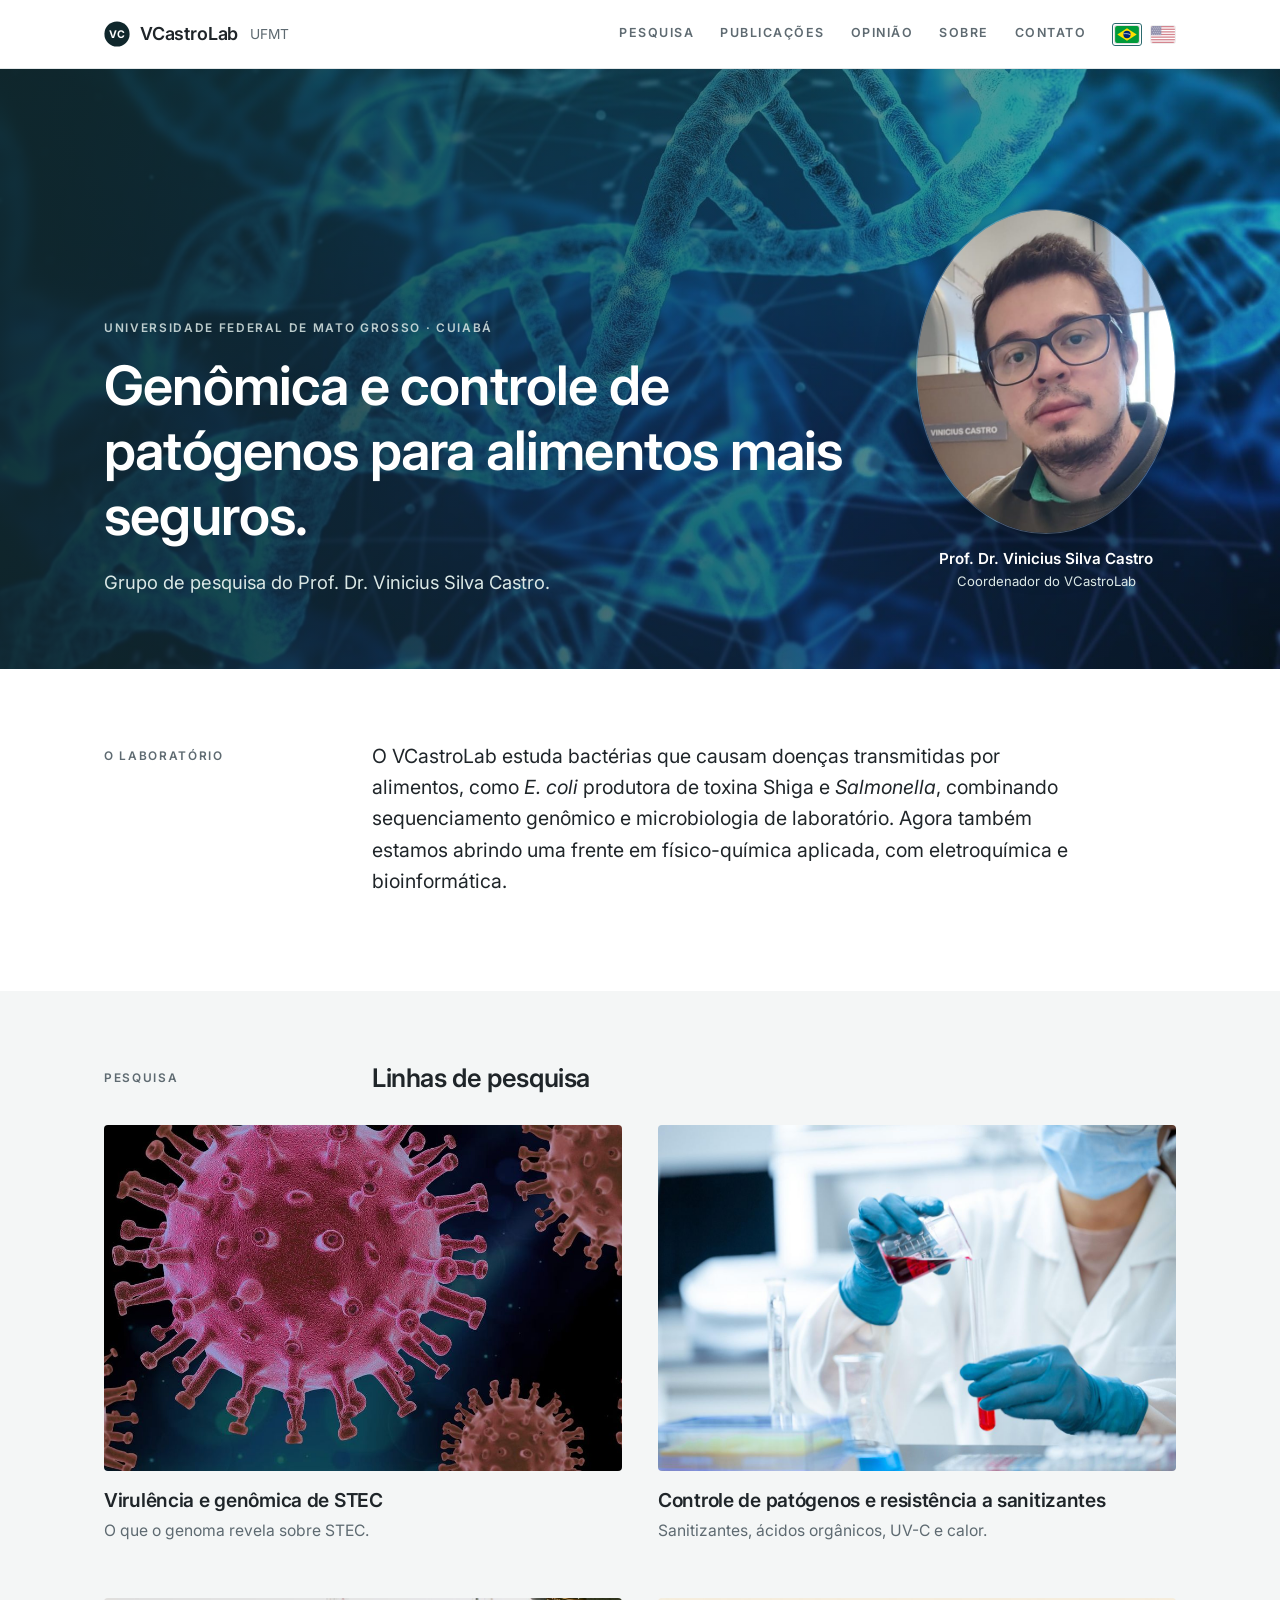
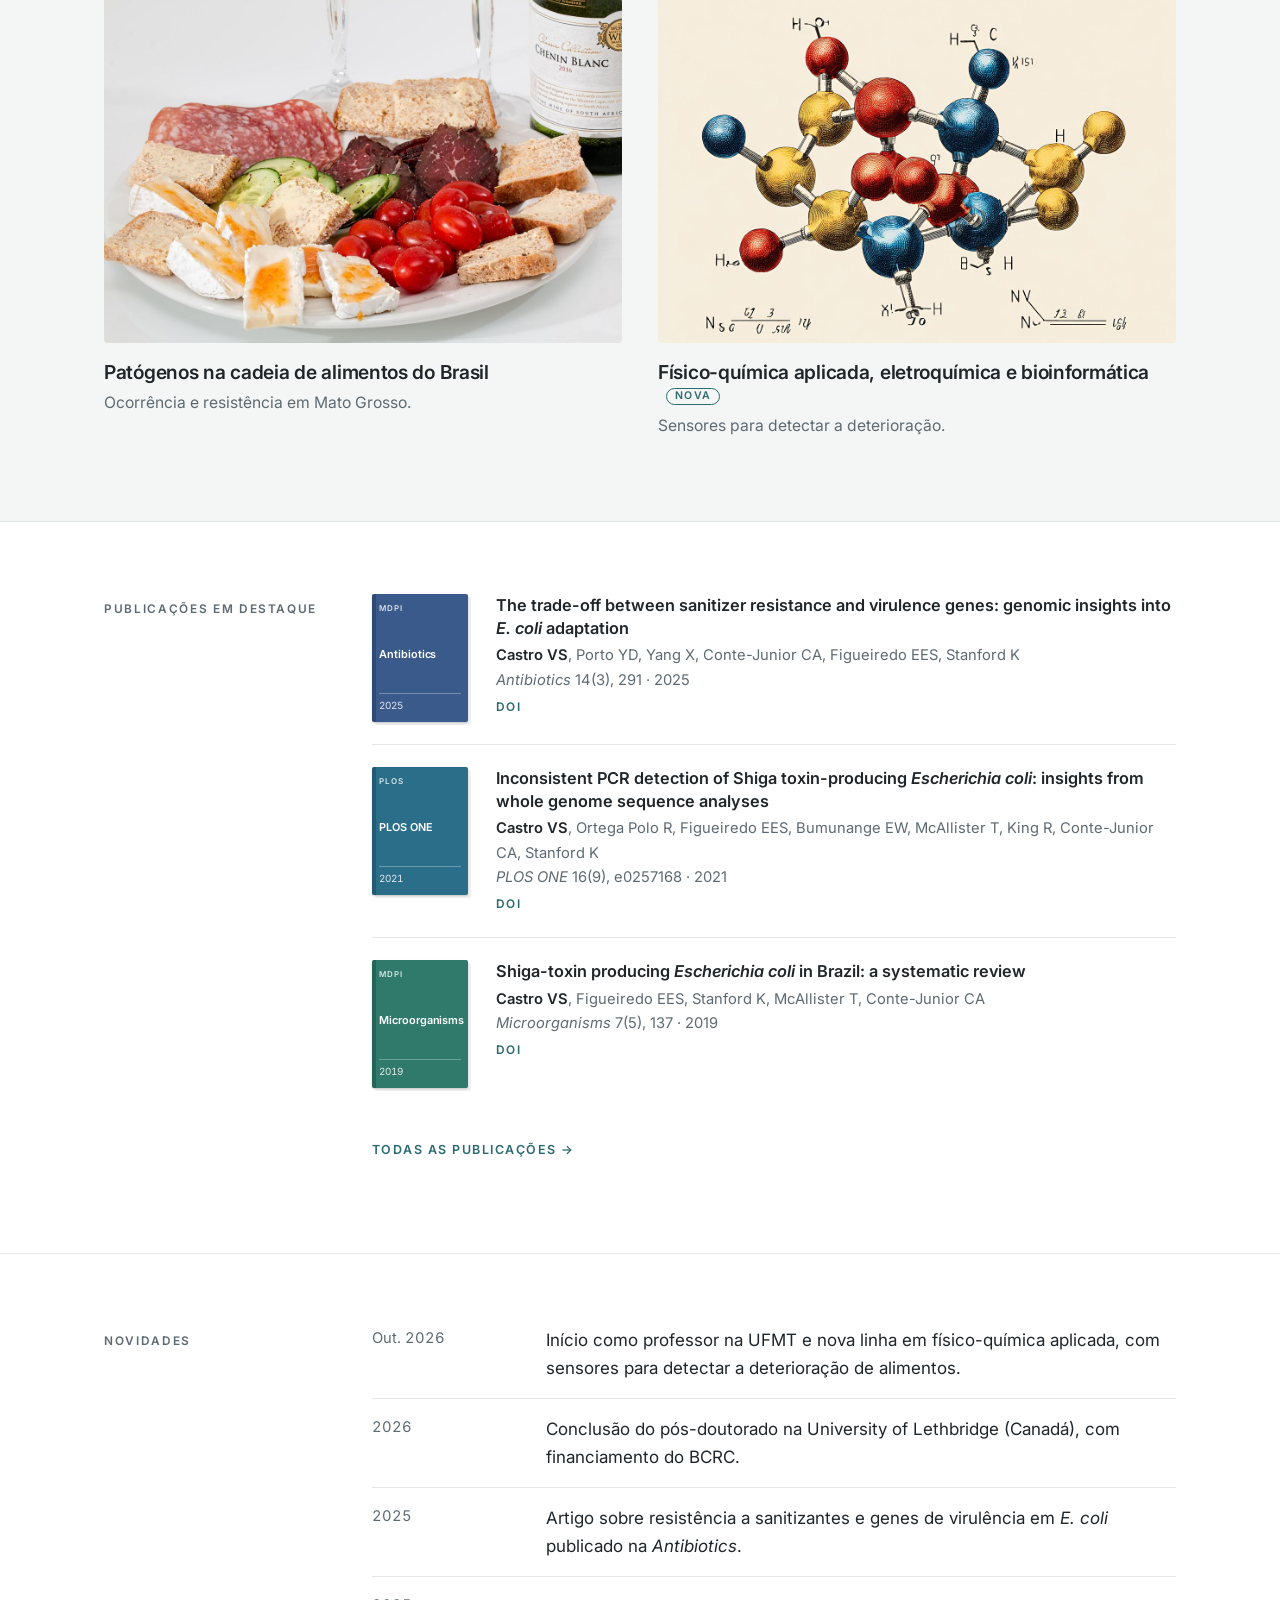
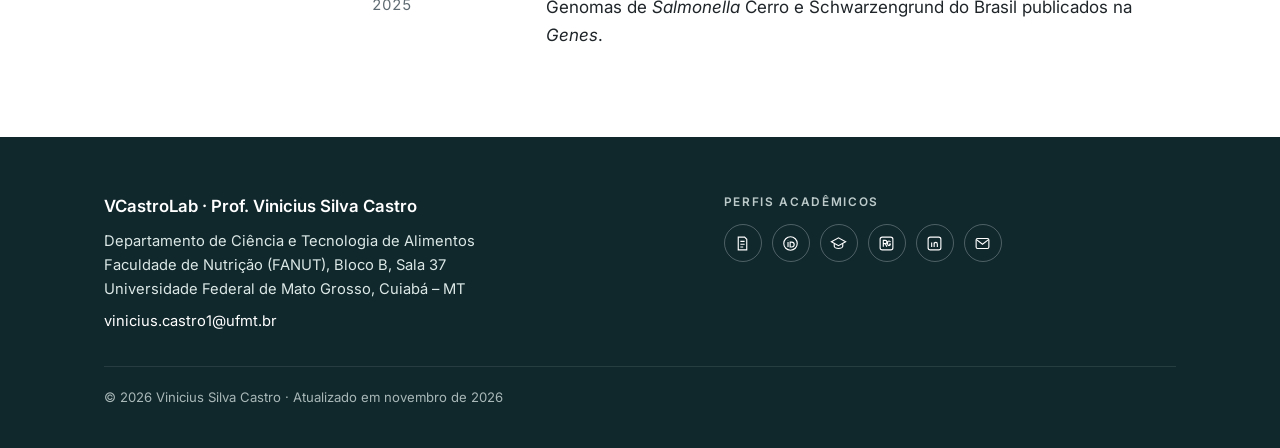
<file: index.html>
<!DOCTYPE html>
<html lang="pt-BR">
<head>
<meta charset="utf-8">
<meta name="viewport" content="width=device-width, initial-scale=1">
<title>VCastroLab · Vinicius Silva Castro</title>
<meta name="description" content="VCastroLab: grupo de pesquisa do Prof. Vinicius Silva Castro (UFMT) em genômica e controle de patógenos de alimentos.">
<link rel="alternate" hreflang="en" href="en/index.html">
<link rel="icon" href="assets/img/favicon.svg" type="image/svg+xml">
<link rel="preconnect" href="https://fonts.googleapis.com">
<link rel="preconnect" href="https://fonts.gstatic.com" crossorigin>
<link href="https://fonts.googleapis.com/css2?family=Inter:wght@400;500;600&display=swap" rel="stylesheet">
<link rel="stylesheet" href="assets/style.css">
<script data-goatcounter="https://vcastrolab.goatcounter.com/count" async src="//gc.zgo.at/count.js"></script>
</head>
<body>
<a class="skip" href="#conteudo">Pular para o conteúdo</a>
<header class="site"><div class="wrap">
  <a class="brand" href="index.html"><svg viewBox="0 0 32 32" aria-hidden="true"><circle cx="16" cy="16" r="15.5" fill="#10272c"/><text x="16" y="20.6" text-anchor="middle" font-family="Inter, Arial, sans-serif" font-size="13" font-weight="700" letter-spacing="-0.4" fill="#ffffff">VC</text></svg>VCastroLab <small>UFMT</small></a>
  <nav class="menu" aria-label="Menu principal"><a href="pesquisa.html">Pesquisa</a><a href="publicacoes.html">Publicações</a><a href="opiniao.html">Opinião</a><a href="sobre.html">Sobre</a><a href="contato.html">Contato</a><span class="flags"><span class="flag on" title="Português" aria-current="true"><svg viewBox="0 0 28 20" aria-hidden="true"><rect width="28" height="20" fill="#009b3a"/><path d="M14 2.6 25.4 10 14 17.4 2.6 10z" fill="#fedf00"/><circle cx="14" cy="10" r="4.3" fill="#002776"/><path d="M9.9 9.2c2.8-.6 5.8-.2 8.2 1.1" stroke="#fff" stroke-width=".8" fill="none"/></svg></span><a class="flag" href="en/index.html" hreflang="en" lang="en" title="English" aria-label="English"><svg viewBox="0 0 28 20" aria-hidden="true"><rect width="28" height="20" fill="#fff"/><rect y="0.000" width="28" height="1.538" fill="#b22234"/><rect y="3.077" width="28" height="1.538" fill="#b22234"/><rect y="6.154" width="28" height="1.538" fill="#b22234"/><rect y="9.231" width="28" height="1.538" fill="#b22234"/><rect y="12.308" width="28" height="1.538" fill="#b22234"/><rect y="15.385" width="28" height="1.538" fill="#b22234"/><rect y="18.462" width="28" height="1.538" fill="#b22234"/><rect width="12" height="10.77" fill="#3c3b6e"/><circle cx="1.40" cy="1.20" r=".45" fill="#fff"/><circle cx="3.70" cy="1.20" r=".45" fill="#fff"/><circle cx="6.00" cy="1.20" r=".45" fill="#fff"/><circle cx="8.30" cy="1.20" r=".45" fill="#fff"/><circle cx="10.60" cy="1.20" r=".45" fill="#fff"/><circle cx="2.55" cy="3.30" r=".45" fill="#fff"/><circle cx="4.85" cy="3.30" r=".45" fill="#fff"/><circle cx="7.15" cy="3.30" r=".45" fill="#fff"/><circle cx="9.45" cy="3.30" r=".45" fill="#fff"/><circle cx="1.40" cy="5.40" r=".45" fill="#fff"/><circle cx="3.70" cy="5.40" r=".45" fill="#fff"/><circle cx="6.00" cy="5.40" r=".45" fill="#fff"/><circle cx="8.30" cy="5.40" r=".45" fill="#fff"/><circle cx="10.60" cy="5.40" r=".45" fill="#fff"/><circle cx="2.55" cy="7.50" r=".45" fill="#fff"/><circle cx="4.85" cy="7.50" r=".45" fill="#fff"/><circle cx="7.15" cy="7.50" r=".45" fill="#fff"/><circle cx="9.45" cy="7.50" r=".45" fill="#fff"/><circle cx="1.40" cy="9.60" r=".45" fill="#fff"/><circle cx="3.70" cy="9.60" r=".45" fill="#fff"/><circle cx="6.00" cy="9.60" r=".45" fill="#fff"/><circle cx="8.30" cy="9.60" r=".45" fill="#fff"/><circle cx="10.60" cy="9.60" r=".45" fill="#fff"/></svg></a></span></nav>
</div></header>
<section class="hero" style="background-image:linear-gradient(90deg,rgba(16,39,44,.92) 0%,rgba(16,39,44,.6) 55%,rgba(16,39,44,.35) 100%),url('assets/img/hero.jpg')"><div class="wrap hero-grid">
  <div class="hero-text">
  <div class="label light">Universidade Federal de Mato Grosso · Cuiabá</div>
  <h1>Genômica e controle de patógenos para alimentos mais seguros.</h1>
  <p>Grupo de pesquisa do Prof. Dr. Vinicius Silva Castro.</p>
  </div>
  <a class="hero-photo" href="sobre.html"><img src="assets/img/retrato.jpg" alt="Prof. Dr. Vinicius Silva Castro" width="600" height="800"><span>Prof. Dr. Vinicius Silva Castro<small>Coordenador do VCastroLab</small></span></a>
</div></section>
<main id="conteudo">
<section class="block"><div class="wrap split">
  <div class="label">O laboratório</div>
  <p class="lead">O VCastroLab estuda bactérias que causam doenças transmitidas por alimentos, como <i>E. coli</i> produtora de toxina Shiga e <i>Salmonella</i>, combinando sequenciamento genômico e microbiologia de laboratório. Agora também estamos abrindo uma frente em físico-química aplicada, com eletroquímica e bioinformática.</p>
</div></section>
<section class="block soft"><div class="wrap">
  <div class="split" style="margin-bottom:32px"><div class="label">Pesquisa</div><h2 style="font-size:1.6rem">Linhas de pesquisa</h2></div>
  <div class="cards">
<a class="card" href="pesquisa.html#linha-1"><div class="img"><img src="assets/img/card-genomica.jpg" alt="" loading="lazy" width="1200" height="800"></div><h3>Virulência e genômica de STEC</h3><p>O que o genoma revela sobre STEC.</p></a>
<a class="card" href="pesquisa.html#linha-2"><div class="img"><img src="assets/img/card-controle.jpg" alt="" loading="lazy" width="1200" height="800"></div><h3>Controle de patógenos e resistência a sanitizantes</h3><p>Sanitizantes, ácidos orgânicos, UV-C e calor.</p></a>
<a class="card" href="pesquisa.html#linha-3"><div class="img"><img src="assets/img/card-cadeia.jpg" alt="" loading="lazy" width="1200" height="800"></div><h3>Patógenos na cadeia de alimentos do Brasil</h3><p>Ocorrência e resistência em Mato Grosso.</p></a>
<a class="card" href="pesquisa.html#linha-4"><div class="img"><img src="assets/img/card-sensores.jpg" alt="" loading="lazy" width="1200" height="800"></div><h3>Físico-química aplicada, eletroquímica e bioinformática <span class=new>Nova</span></h3><p>Sensores para detectar a deterioração.</p></a>
  </div>
</div></section>
<section class="block"><div class="wrap split">
  <div class="label">Publicações em destaque</div>
  <div>
<div class="feat"><div class="cover" style="--c:#3b5a8c" aria-hidden="true"><span class="pub">MDPI</span><span class="jn">Antibiotics</span><span class="yr">2025</span></div><div><p class="pub-title">The trade-off between sanitizer resistance and virulence genes: genomic insights into <i>E. coli</i> adaptation</p><p class="pub-meta"><b>Castro VS</b>, Porto YD, Yang X, Conte-Junior CA, Figueiredo EES, Stanford K</p><p class="pub-meta"><i>Antibiotics</i> 14(3), 291 · 2025</p><div class="pub-links"><a href="https://doi.org/10.3390/antibiotics14030291">DOI</a></div></div></div>
<div class="feat"><div class="cover" style="--c:#2b6e8a" aria-hidden="true"><span class="pub">PLOS</span><span class="jn">PLOS ONE</span><span class="yr">2021</span></div><div><p class="pub-title">Inconsistent PCR detection of Shiga toxin-producing <i>Escherichia coli</i>: insights from whole genome sequence analyses</p><p class="pub-meta"><b>Castro VS</b>, Ortega Polo R, Figueiredo EES, Bumunange EW, McAllister T, King R, Conte-Junior CA, Stanford K</p><p class="pub-meta"><i>PLOS ONE</i> 16(9), e0257168 · 2021</p><div class="pub-links"><a href="https://doi.org/10.1371/journal.pone.0257168">DOI</a></div></div></div>
<div class="feat"><div class="cover" style="--c:#2f7a6b" aria-hidden="true"><span class="pub">MDPI</span><span class="jn">Microorganisms</span><span class="yr">2019</span></div><div><p class="pub-title">Shiga-toxin producing <i>Escherichia coli</i> in Brazil: a systematic review</p><p class="pub-meta"><b>Castro VS</b>, Figueiredo EES, Stanford K, McAllister T, Conte-Junior CA</p><p class="pub-meta"><i>Microorganisms</i> 7(5), 137 · 2019</p><div class="pub-links"><a href="https://doi.org/10.3390/microorganisms7050137">DOI</a></div></div></div>
    <p style="margin-top:24px"><a class="more" href="publicacoes.html">Todas as publicações →</a></p>
  </div>
</div></section>
<section class="block"><div class="wrap split">
  <div class="label">Novidades</div>
  <ul class="news">
<li><time>Out. 2026</time><span>Início como professor na UFMT e nova linha em físico-química aplicada, com sensores para detectar a deterioração de alimentos.</span></li>
<li><time>2026</time><span>Conclusão do pós-doutorado na University of Lethbridge (Canadá), com financiamento do BCRC.</span></li>
<li><time>2025</time><span>Artigo sobre resistência a sanitizantes e genes de virulência em <i>E. coli</i> publicado na <i>Antibiotics</i>.</span></li>
<li><time>2025</time><span>Genomas de <i>Salmonella</i> Cerro e Schwarzengrund do Brasil publicados na <i>Genes</i>.</span></li>
  </ul>
</div></section>
</main>
<footer class="site"><div class="wrap">
  <div>
    <div class="fname">VCastroLab · Prof. Vinicius Silva Castro</div>
    <div>Departamento de Ciência e Tecnologia de Alimentos<br>Faculdade de Nutrição (FANUT), Bloco B, Sala 37<br>Universidade Federal de Mato Grosso, Cuiabá – MT</div>
    <div style="margin-top:8px"><a href="mailto:vinicius.castro1@ufmt.br">vinicius.castro1@ufmt.br</a></div>
  </div>
  <div>
    <div class="label light" style="margin-bottom:12px">Perfis acadêmicos</div>
    <div class="icons"><a href="http://buscatextual.cnpq.br/buscatextual/visualizacv.do?id=K4355072J1" title="Lattes" aria-label="Lattes"><svg viewBox="0 0 24 24" fill="none" stroke="currentColor" stroke-width="1.6" aria-hidden="true"><path d="M6 3h9l3 3v15H6z"/><path d="M9 9h6M9 13h6M9 17h4"/></svg></a><a href="https://orcid.org/0000-0002-4746-0237" title="ORCID" aria-label="ORCID"><svg viewBox="0 0 24 24" fill="none" stroke="currentColor" stroke-width="1.6" aria-hidden="true"><circle cx="12" cy="12" r="9.5"/><path d="M8.5 10v7M8.5 7.2v.1M11.5 10h2.2a3.5 3.5 0 0 1 0 7h-2.2z"/></svg></a><a href="https://scholar.google.com/citations?user=b-6dklwAAAAJ" title="Google Scholar" aria-label="Google Scholar"><svg viewBox="0 0 24 24" fill="none" stroke="currentColor" stroke-width="1.6" aria-hidden="true"><path d="M2 9.5 12 4l10 5.5L12 15z"/><path d="M6 11.7V16c0 1.4 2.7 3 6 3s6-1.6 6-3v-4.3"/></svg></a><a href="https://www.researchgate.net/profile/Vinicius-Castro-8" title="ResearchGate" aria-label="ResearchGate"><svg viewBox="0 0 24 24" fill="none" stroke="currentColor" stroke-width="1.6" aria-hidden="true"><rect x="3" y="3" width="18" height="18" rx="3"/><path d="M7.5 16.5v-9h2.7a2.3 2.3 0 0 1 0 4.6H7.5M10.3 12.1l2.2 4.4M17.5 10a2 2 0 0 0-2-1.6c-1.3 0-2 1-2 2.6v1.4c0 1.6.7 2.6 2 2.6s2-.8 2-2.2h-1.8"/></svg></a><a href="https://www.linkedin.com/in/vinicius-silva-castro" title="LinkedIn" aria-label="LinkedIn"><svg viewBox="0 0 24 24" fill="none" stroke="currentColor" stroke-width="1.6" aria-hidden="true"><rect x="3" y="3" width="18" height="18" rx="3"/><path d="M8 10.5V17M8 7.3v.1M11.5 17v-6.5M11.5 13.2c0-1.6 1-2.7 2.4-2.7 1.5 0 2.1 1 2.1 2.6V17"/></svg></a><a href="mailto:vinicius.castro1@ufmt.br" title="E-mail" aria-label="E-mail"><svg viewBox="0 0 24 24" fill="none" stroke="currentColor" stroke-width="1.6" aria-hidden="true"><rect x="3" y="5" width="18" height="14" rx="2"/><path d="m3.5 6.5 8.5 6.5 8.5-6.5"/></svg></a></div>
  </div>
  <div class="copy">© 2026 Vinicius Silva Castro · Atualizado em novembro de 2026</div>
</div></footer>
</body>
</html>
</file>
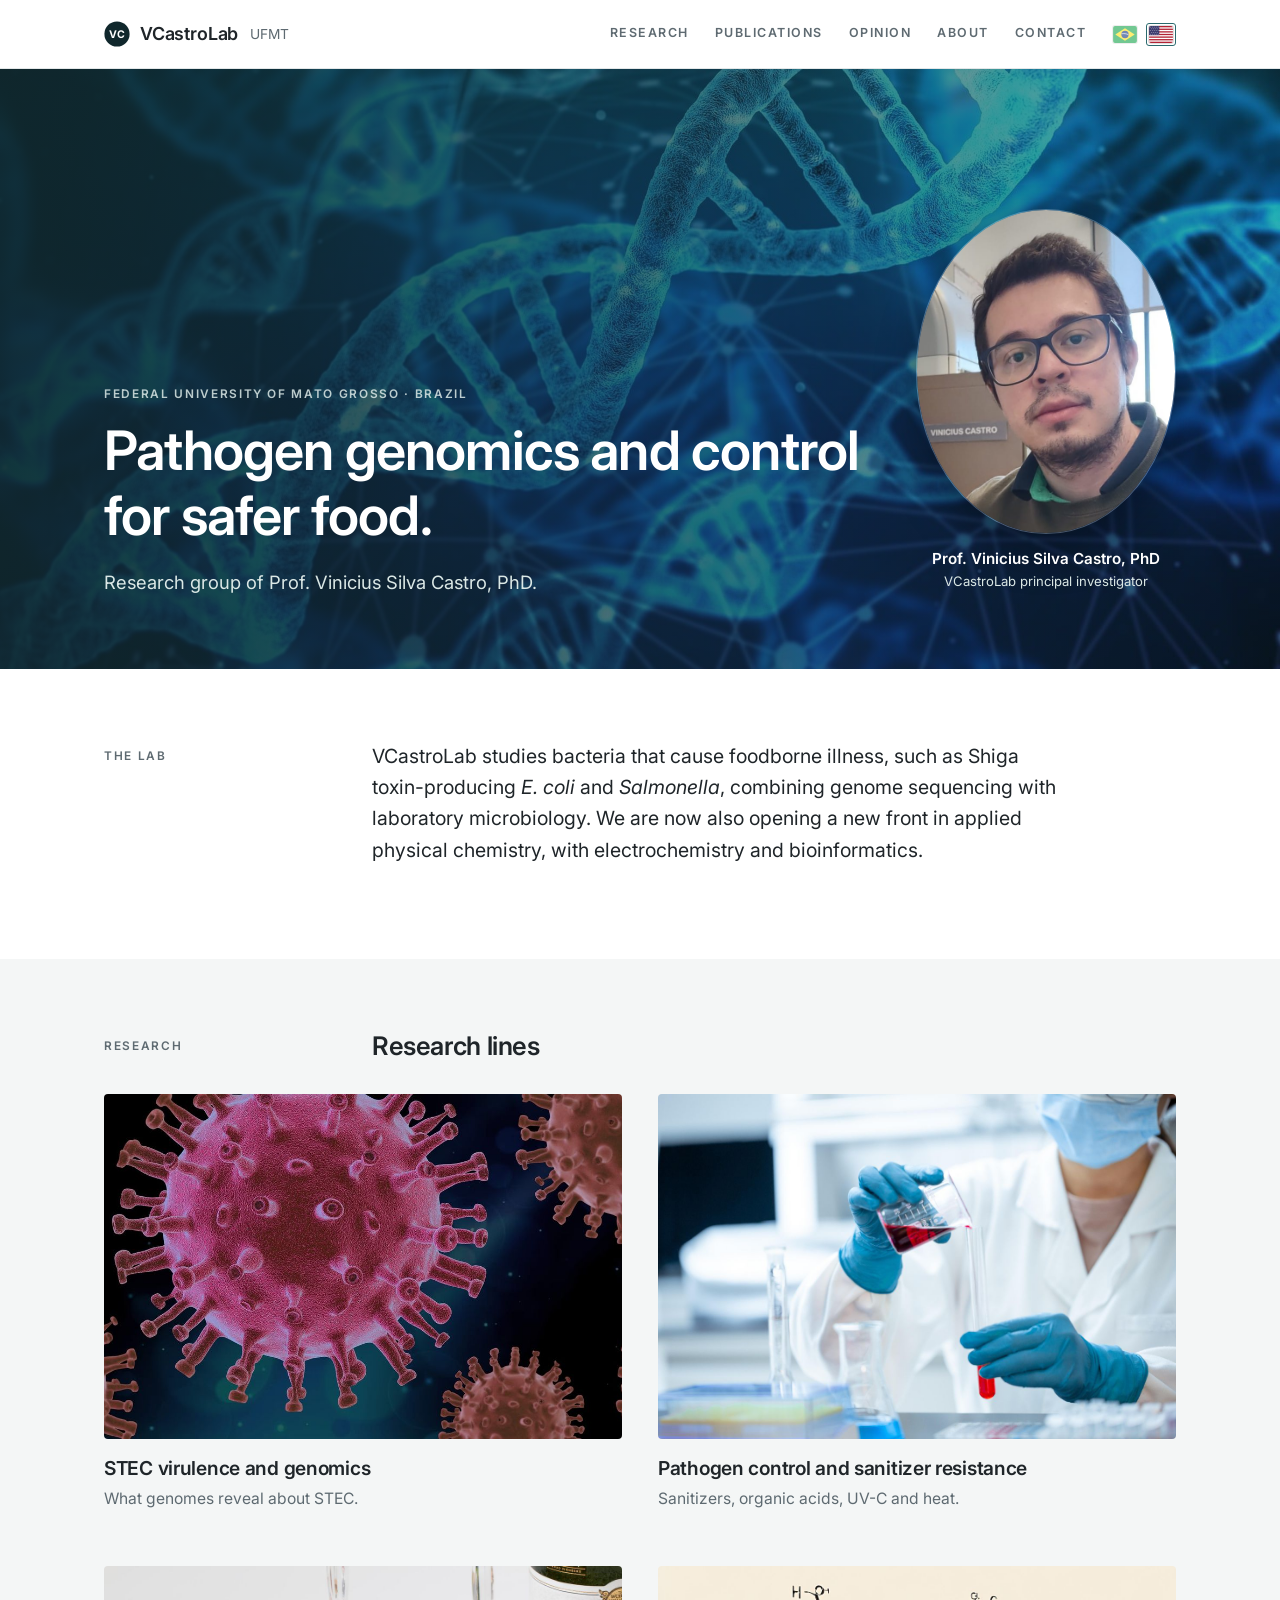
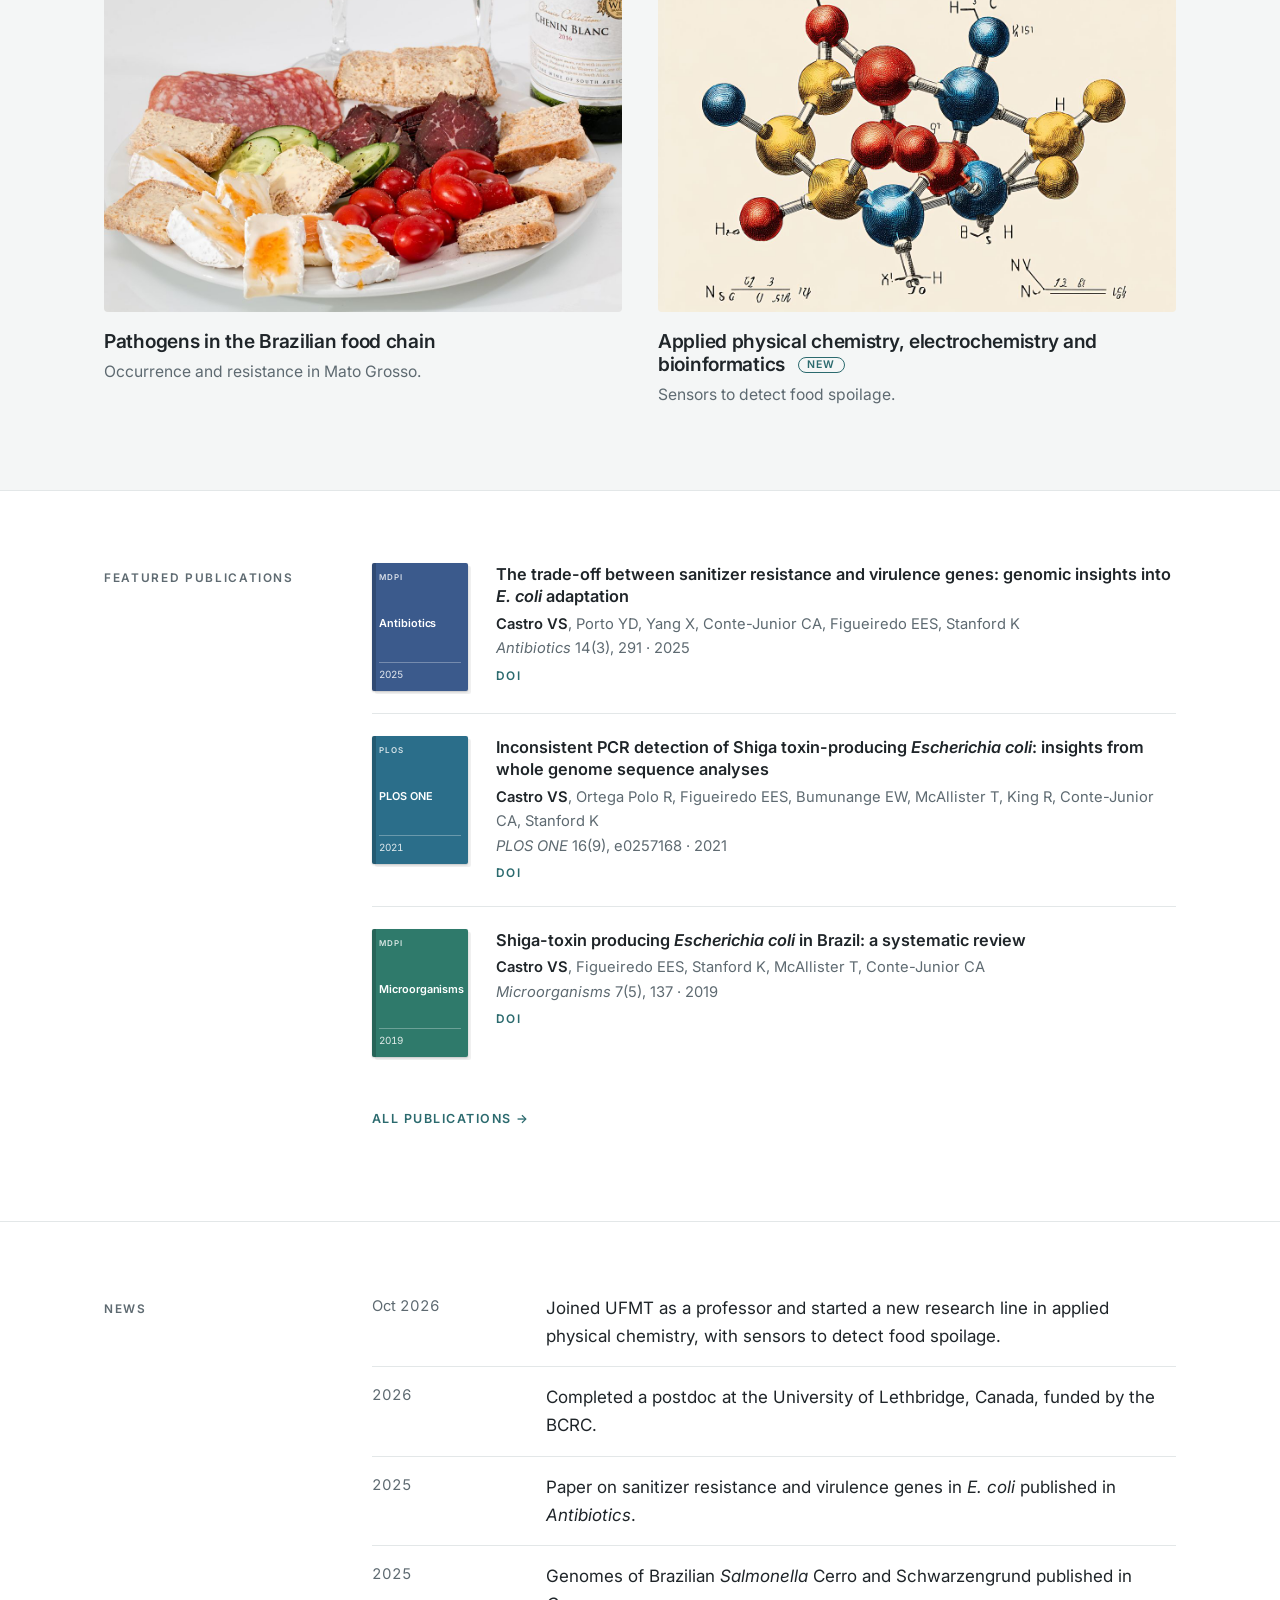
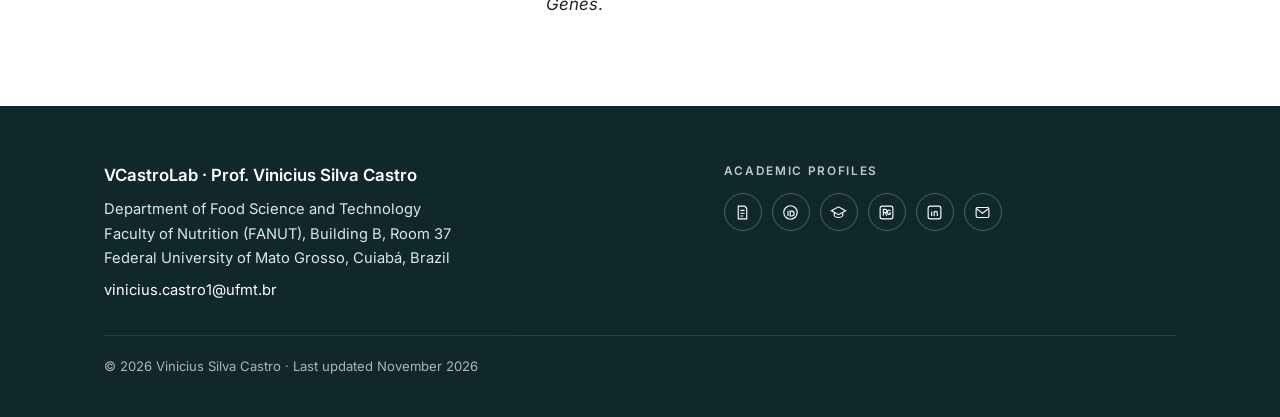
<file: en/index.html>
<!DOCTYPE html>
<html lang="en">
<head>
<meta charset="utf-8">
<meta name="viewport" content="width=device-width, initial-scale=1">
<title>VCastroLab · Vinicius Silva Castro</title>
<meta name="description" content="VCastroLab: research group of Prof. Vinicius Silva Castro (UFMT, Brazil) on foodborne pathogen genomics and control.">
<link rel="alternate" hreflang="pt" href="../index.html">
<link rel="icon" href="../assets/img/favicon.svg" type="image/svg+xml">
<link rel="preconnect" href="https://fonts.googleapis.com">
<link rel="preconnect" href="https://fonts.gstatic.com" crossorigin>
<link href="https://fonts.googleapis.com/css2?family=Inter:wght@400;500;600&display=swap" rel="stylesheet">
<link rel="stylesheet" href="../assets/style.css">
<script data-goatcounter="https://vcastrolab.goatcounter.com/count" async src="//gc.zgo.at/count.js"></script>
</head>
<body>
<a class="skip" href="#conteudo">Skip to content</a>
<header class="site"><div class="wrap">
  <a class="brand" href="index.html"><svg viewBox="0 0 32 32" aria-hidden="true"><circle cx="16" cy="16" r="15.5" fill="#10272c"/><text x="16" y="20.6" text-anchor="middle" font-family="Inter, Arial, sans-serif" font-size="13" font-weight="700" letter-spacing="-0.4" fill="#ffffff">VC</text></svg>VCastroLab <small>UFMT</small></a>
  <nav class="menu" aria-label="Main menu"><a href="research.html">Research</a><a href="publications.html">Publications</a><a href="opinion.html">Opinion</a><a href="about.html">About</a><a href="contact.html">Contact</a><span class="flags"><a class="flag" href="../index.html" hreflang="pt" lang="pt" title="Português" aria-label="Português"><svg viewBox="0 0 28 20" aria-hidden="true"><rect width="28" height="20" fill="#009b3a"/><path d="M14 2.6 25.4 10 14 17.4 2.6 10z" fill="#fedf00"/><circle cx="14" cy="10" r="4.3" fill="#002776"/><path d="M9.9 9.2c2.8-.6 5.8-.2 8.2 1.1" stroke="#fff" stroke-width=".8" fill="none"/></svg></a><span class="flag on" title="English" aria-current="true"><svg viewBox="0 0 28 20" aria-hidden="true"><rect width="28" height="20" fill="#fff"/><rect y="0.000" width="28" height="1.538" fill="#b22234"/><rect y="3.077" width="28" height="1.538" fill="#b22234"/><rect y="6.154" width="28" height="1.538" fill="#b22234"/><rect y="9.231" width="28" height="1.538" fill="#b22234"/><rect y="12.308" width="28" height="1.538" fill="#b22234"/><rect y="15.385" width="28" height="1.538" fill="#b22234"/><rect y="18.462" width="28" height="1.538" fill="#b22234"/><rect width="12" height="10.77" fill="#3c3b6e"/><circle cx="1.40" cy="1.20" r=".45" fill="#fff"/><circle cx="3.70" cy="1.20" r=".45" fill="#fff"/><circle cx="6.00" cy="1.20" r=".45" fill="#fff"/><circle cx="8.30" cy="1.20" r=".45" fill="#fff"/><circle cx="10.60" cy="1.20" r=".45" fill="#fff"/><circle cx="2.55" cy="3.30" r=".45" fill="#fff"/><circle cx="4.85" cy="3.30" r=".45" fill="#fff"/><circle cx="7.15" cy="3.30" r=".45" fill="#fff"/><circle cx="9.45" cy="3.30" r=".45" fill="#fff"/><circle cx="1.40" cy="5.40" r=".45" fill="#fff"/><circle cx="3.70" cy="5.40" r=".45" fill="#fff"/><circle cx="6.00" cy="5.40" r=".45" fill="#fff"/><circle cx="8.30" cy="5.40" r=".45" fill="#fff"/><circle cx="10.60" cy="5.40" r=".45" fill="#fff"/><circle cx="2.55" cy="7.50" r=".45" fill="#fff"/><circle cx="4.85" cy="7.50" r=".45" fill="#fff"/><circle cx="7.15" cy="7.50" r=".45" fill="#fff"/><circle cx="9.45" cy="7.50" r=".45" fill="#fff"/><circle cx="1.40" cy="9.60" r=".45" fill="#fff"/><circle cx="3.70" cy="9.60" r=".45" fill="#fff"/><circle cx="6.00" cy="9.60" r=".45" fill="#fff"/><circle cx="8.30" cy="9.60" r=".45" fill="#fff"/><circle cx="10.60" cy="9.60" r=".45" fill="#fff"/></svg></span></span></nav>
</div></header>
<section class="hero" style="background-image:linear-gradient(90deg,rgba(16,39,44,.92) 0%,rgba(16,39,44,.6) 55%,rgba(16,39,44,.35) 100%),url('../assets/img/hero.jpg')"><div class="wrap hero-grid">
  <div class="hero-text">
  <div class="label light">Federal University of Mato Grosso · Brazil</div>
  <h1>Pathogen genomics and control for safer food.</h1>
  <p>Research group of Prof. Vinicius Silva Castro, PhD.</p>
  </div>
  <a class="hero-photo" href="about.html"><img src="../assets/img/retrato.jpg" alt="Prof. Vinicius Silva Castro, PhD" width="600" height="800"><span>Prof. Vinicius Silva Castro, PhD<small>VCastroLab principal investigator</small></span></a>
</div></section>
<main id="conteudo">
<section class="block"><div class="wrap split">
  <div class="label">The lab</div>
  <p class="lead">VCastroLab studies bacteria that cause foodborne illness, such as Shiga toxin-producing <i>E. coli</i> and <i>Salmonella</i>, combining genome sequencing with laboratory microbiology. We are now also opening a new front in applied physical chemistry, with electrochemistry and bioinformatics.</p>
</div></section>
<section class="block soft"><div class="wrap">
  <div class="split" style="margin-bottom:32px"><div class="label">Research</div><h2 style="font-size:1.6rem">Research lines</h2></div>
  <div class="cards">
<a class="card" href="research.html#linha-1"><div class="img"><img src="../assets/img/card-genomica.jpg" alt="" loading="lazy" width="1200" height="800"></div><h3>STEC virulence and genomics</h3><p>What genomes reveal about STEC.</p></a>
<a class="card" href="research.html#linha-2"><div class="img"><img src="../assets/img/card-controle.jpg" alt="" loading="lazy" width="1200" height="800"></div><h3>Pathogen control and sanitizer resistance</h3><p>Sanitizers, organic acids, UV-C and heat.</p></a>
<a class="card" href="research.html#linha-3"><div class="img"><img src="../assets/img/card-cadeia.jpg" alt="" loading="lazy" width="1200" height="800"></div><h3>Pathogens in the Brazilian food chain</h3><p>Occurrence and resistance in Mato Grosso.</p></a>
<a class="card" href="research.html#linha-4"><div class="img"><img src="../assets/img/card-sensores.jpg" alt="" loading="lazy" width="1200" height="800"></div><h3>Applied physical chemistry, electrochemistry and bioinformatics <span class=new>New</span></h3><p>Sensors to detect food spoilage.</p></a>
  </div>
</div></section>
<section class="block"><div class="wrap split">
  <div class="label">Featured publications</div>
  <div>
<div class="feat"><div class="cover" style="--c:#3b5a8c" aria-hidden="true"><span class="pub">MDPI</span><span class="jn">Antibiotics</span><span class="yr">2025</span></div><div><p class="pub-title">The trade-off between sanitizer resistance and virulence genes: genomic insights into <i>E. coli</i> adaptation</p><p class="pub-meta"><b>Castro VS</b>, Porto YD, Yang X, Conte-Junior CA, Figueiredo EES, Stanford K</p><p class="pub-meta"><i>Antibiotics</i> 14(3), 291 · 2025</p><div class="pub-links"><a href="https://doi.org/10.3390/antibiotics14030291">DOI</a></div></div></div>
<div class="feat"><div class="cover" style="--c:#2b6e8a" aria-hidden="true"><span class="pub">PLOS</span><span class="jn">PLOS ONE</span><span class="yr">2021</span></div><div><p class="pub-title">Inconsistent PCR detection of Shiga toxin-producing <i>Escherichia coli</i>: insights from whole genome sequence analyses</p><p class="pub-meta"><b>Castro VS</b>, Ortega Polo R, Figueiredo EES, Bumunange EW, McAllister T, King R, Conte-Junior CA, Stanford K</p><p class="pub-meta"><i>PLOS ONE</i> 16(9), e0257168 · 2021</p><div class="pub-links"><a href="https://doi.org/10.1371/journal.pone.0257168">DOI</a></div></div></div>
<div class="feat"><div class="cover" style="--c:#2f7a6b" aria-hidden="true"><span class="pub">MDPI</span><span class="jn">Microorganisms</span><span class="yr">2019</span></div><div><p class="pub-title">Shiga-toxin producing <i>Escherichia coli</i> in Brazil: a systematic review</p><p class="pub-meta"><b>Castro VS</b>, Figueiredo EES, Stanford K, McAllister T, Conte-Junior CA</p><p class="pub-meta"><i>Microorganisms</i> 7(5), 137 · 2019</p><div class="pub-links"><a href="https://doi.org/10.3390/microorganisms7050137">DOI</a></div></div></div>
    <p style="margin-top:24px"><a class="more" href="publications.html">All publications →</a></p>
  </div>
</div></section>
<section class="block"><div class="wrap split">
  <div class="label">News</div>
  <ul class="news">
<li><time>Oct 2026</time><span>Joined UFMT as a professor and started a new research line in applied physical chemistry, with sensors to detect food spoilage.</span></li>
<li><time>2026</time><span>Completed a postdoc at the University of Lethbridge, Canada, funded by the BCRC.</span></li>
<li><time>2025</time><span>Paper on sanitizer resistance and virulence genes in <i>E. coli</i> published in <i>Antibiotics</i>.</span></li>
<li><time>2025</time><span>Genomes of Brazilian <i>Salmonella</i> Cerro and Schwarzengrund published in <i>Genes</i>.</span></li>
  </ul>
</div></section>
</main>
<footer class="site"><div class="wrap">
  <div>
    <div class="fname">VCastroLab · Prof. Vinicius Silva Castro</div>
    <div>Department of Food Science and Technology<br>Faculty of Nutrition (FANUT), Building B, Room 37<br>Federal University of Mato Grosso, Cuiabá, Brazil</div>
    <div style="margin-top:8px"><a href="mailto:vinicius.castro1@ufmt.br">vinicius.castro1@ufmt.br</a></div>
  </div>
  <div>
    <div class="label light" style="margin-bottom:12px">Academic profiles</div>
    <div class="icons"><a href="http://buscatextual.cnpq.br/buscatextual/visualizacv.do?id=K4355072J1" title="Lattes" aria-label="Lattes"><svg viewBox="0 0 24 24" fill="none" stroke="currentColor" stroke-width="1.6" aria-hidden="true"><path d="M6 3h9l3 3v15H6z"/><path d="M9 9h6M9 13h6M9 17h4"/></svg></a><a href="https://orcid.org/0000-0002-4746-0237" title="ORCID" aria-label="ORCID"><svg viewBox="0 0 24 24" fill="none" stroke="currentColor" stroke-width="1.6" aria-hidden="true"><circle cx="12" cy="12" r="9.5"/><path d="M8.5 10v7M8.5 7.2v.1M11.5 10h2.2a3.5 3.5 0 0 1 0 7h-2.2z"/></svg></a><a href="https://scholar.google.com/citations?user=b-6dklwAAAAJ" title="Google Scholar" aria-label="Google Scholar"><svg viewBox="0 0 24 24" fill="none" stroke="currentColor" stroke-width="1.6" aria-hidden="true"><path d="M2 9.5 12 4l10 5.5L12 15z"/><path d="M6 11.7V16c0 1.4 2.7 3 6 3s6-1.6 6-3v-4.3"/></svg></a><a href="https://www.researchgate.net/profile/Vinicius-Castro-8" title="ResearchGate" aria-label="ResearchGate"><svg viewBox="0 0 24 24" fill="none" stroke="currentColor" stroke-width="1.6" aria-hidden="true"><rect x="3" y="3" width="18" height="18" rx="3"/><path d="M7.5 16.5v-9h2.7a2.3 2.3 0 0 1 0 4.6H7.5M10.3 12.1l2.2 4.4M17.5 10a2 2 0 0 0-2-1.6c-1.3 0-2 1-2 2.6v1.4c0 1.6.7 2.6 2 2.6s2-.8 2-2.2h-1.8"/></svg></a><a href="https://www.linkedin.com/in/vinicius-silva-castro" title="LinkedIn" aria-label="LinkedIn"><svg viewBox="0 0 24 24" fill="none" stroke="currentColor" stroke-width="1.6" aria-hidden="true"><rect x="3" y="3" width="18" height="18" rx="3"/><path d="M8 10.5V17M8 7.3v.1M11.5 17v-6.5M11.5 13.2c0-1.6 1-2.7 2.4-2.7 1.5 0 2.1 1 2.1 2.6V17"/></svg></a><a href="mailto:vinicius.castro1@ufmt.br" title="E-mail" aria-label="E-mail"><svg viewBox="0 0 24 24" fill="none" stroke="currentColor" stroke-width="1.6" aria-hidden="true"><rect x="3" y="5" width="18" height="14" rx="2"/><path d="m3.5 6.5 8.5 6.5 8.5-6.5"/></svg></a></div>
  </div>
  <div class="copy">© 2026 Vinicius Silva Castro · Last updated November 2026</div>
</div></footer>
</body>
</html>
</file>
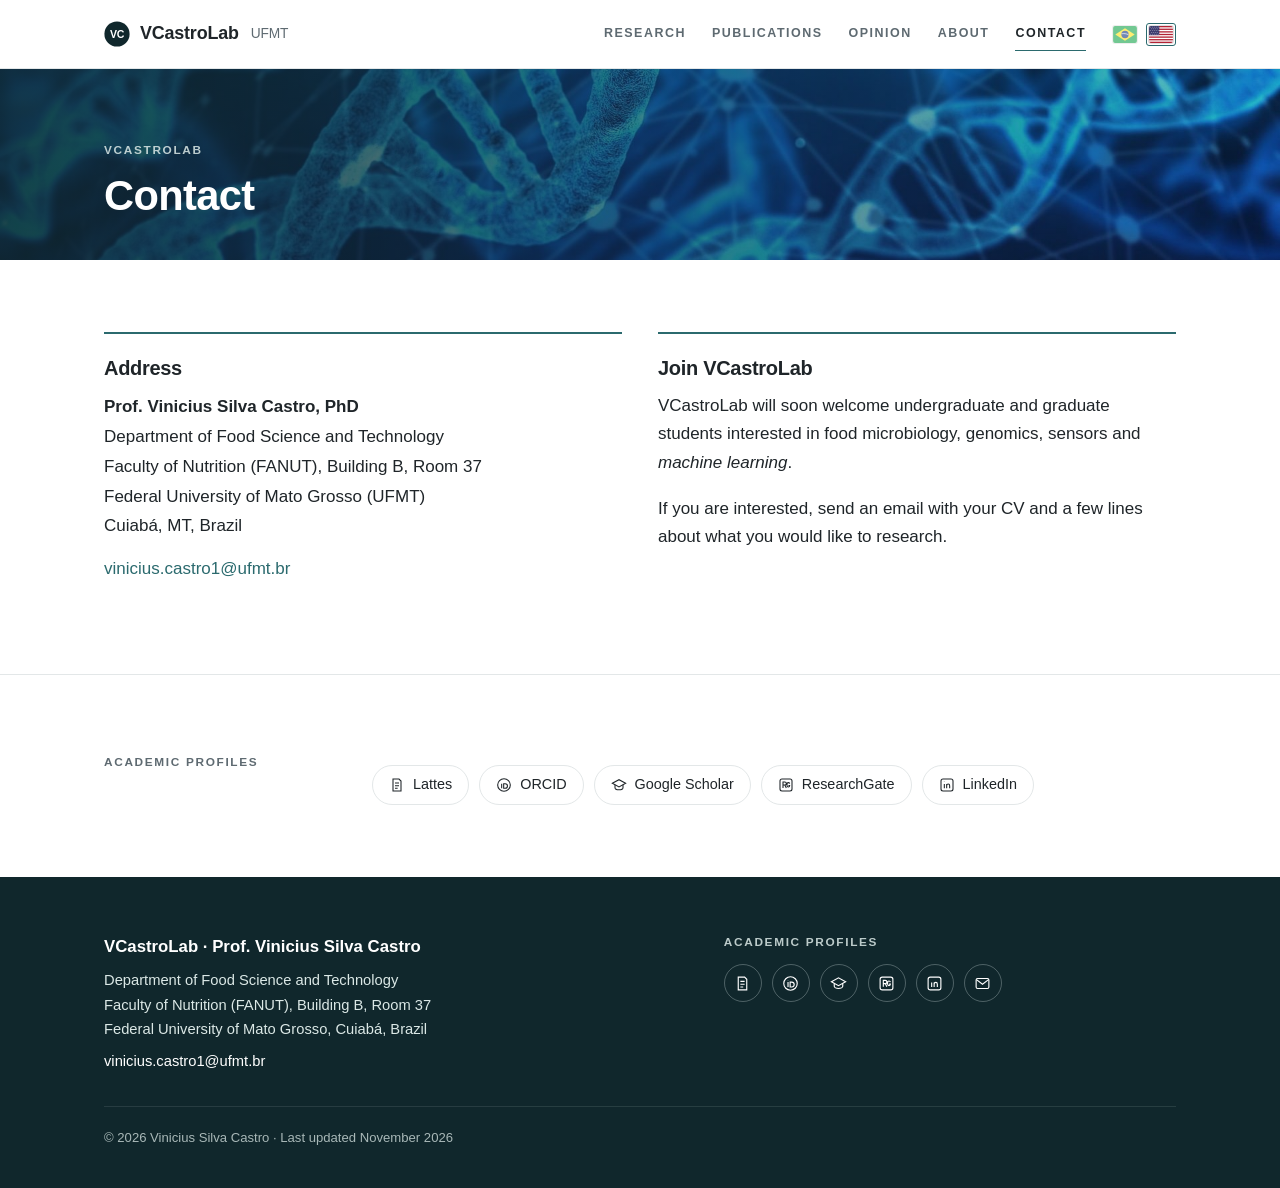
<file: contact.html>
<!DOCTYPE html>
<html lang="en"><head><meta charset="utf-8">
<meta http-equiv="refresh" content="0; url=en/contact.html">
<link rel="canonical" href="en/contact.html">
<title>VCastroLab</title></head>
<body><p>This page moved: <a href="en/contact.html">en/contact.html</a></p></body></html>
</file>
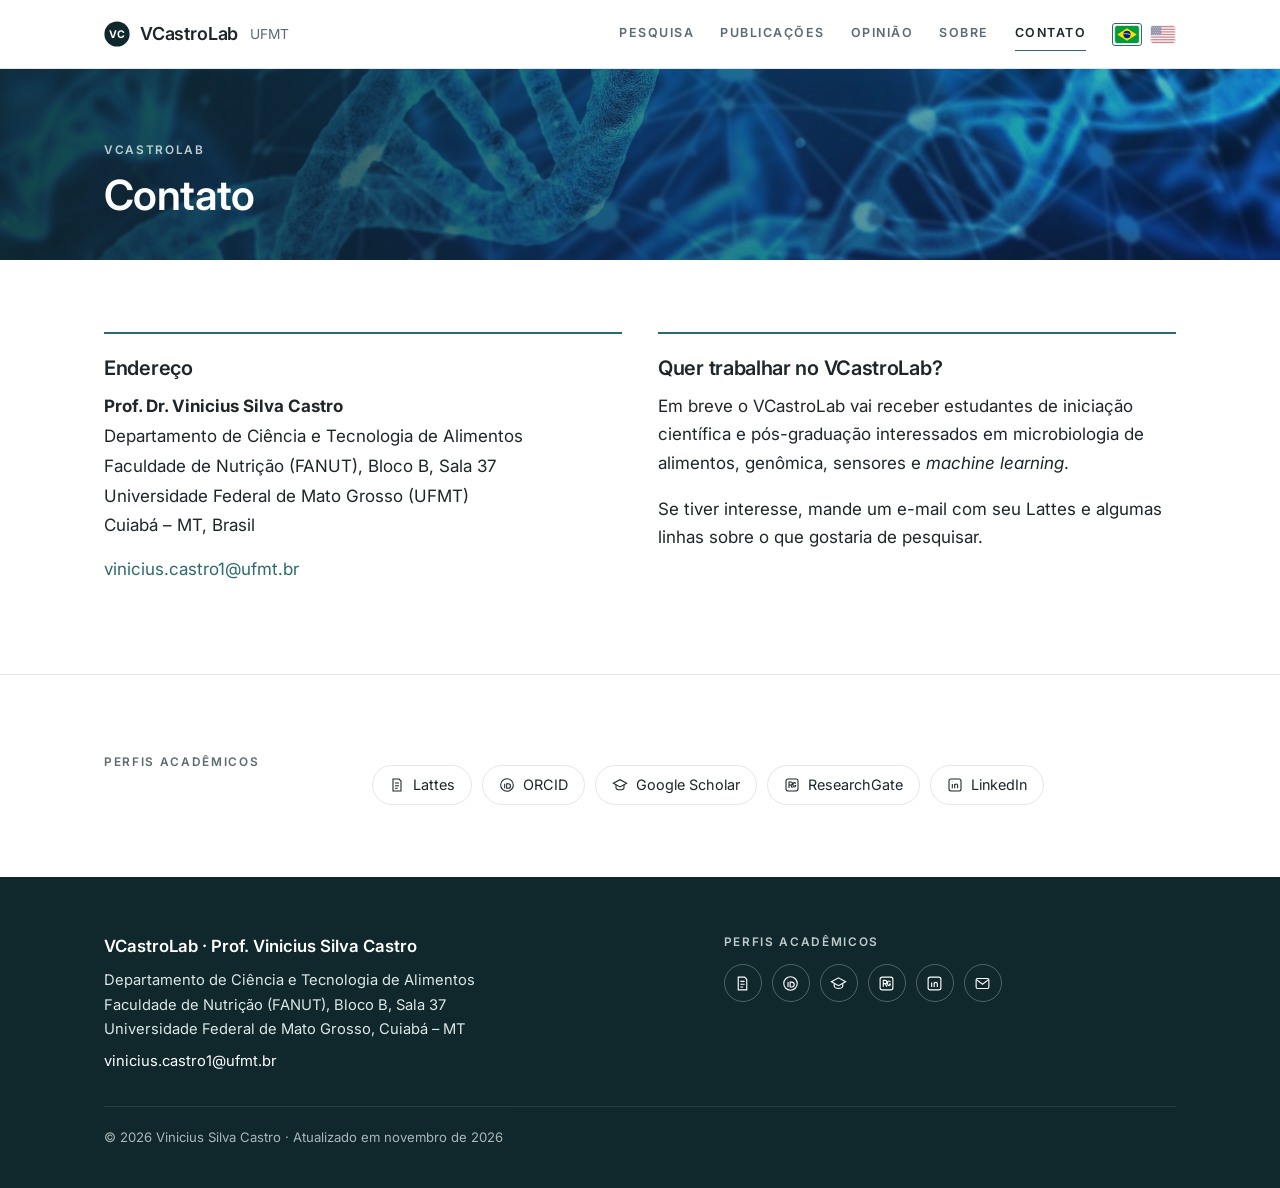
<file: contato.html>
<!DOCTYPE html>
<html lang="pt-BR">
<head>
<meta charset="utf-8">
<meta name="viewport" content="width=device-width, initial-scale=1">
<title>Contato · VCastroLab</title>
<meta name="description" content="VCastroLab: grupo de pesquisa do Prof. Vinicius Silva Castro (UFMT) em genômica e controle de patógenos de alimentos.">
<link rel="alternate" hreflang="en" href="en/contact.html">
<link rel="icon" href="assets/img/favicon.svg" type="image/svg+xml">
<link rel="preconnect" href="https://fonts.googleapis.com">
<link rel="preconnect" href="https://fonts.gstatic.com" crossorigin>
<link href="https://fonts.googleapis.com/css2?family=Inter:wght@400;500;600&display=swap" rel="stylesheet">
<link rel="stylesheet" href="assets/style.css">
<script data-goatcounter="https://vcastrolab.goatcounter.com/count" async src="//gc.zgo.at/count.js"></script>
</head>
<body>
<a class="skip" href="#conteudo">Pular para o conteúdo</a>
<header class="site"><div class="wrap">
  <a class="brand" href="index.html"><svg viewBox="0 0 32 32" aria-hidden="true"><circle cx="16" cy="16" r="15.5" fill="#10272c"/><text x="16" y="20.6" text-anchor="middle" font-family="Inter, Arial, sans-serif" font-size="13" font-weight="700" letter-spacing="-0.4" fill="#ffffff">VC</text></svg>VCastroLab <small>UFMT</small></a>
  <nav class="menu" aria-label="Menu principal"><a href="pesquisa.html">Pesquisa</a><a href="publicacoes.html">Publicações</a><a href="opiniao.html">Opinião</a><a href="sobre.html">Sobre</a><a href="contato.html" class="on">Contato</a><span class="flags"><span class="flag on" title="Português" aria-current="true"><svg viewBox="0 0 28 20" aria-hidden="true"><rect width="28" height="20" fill="#009b3a"/><path d="M14 2.6 25.4 10 14 17.4 2.6 10z" fill="#fedf00"/><circle cx="14" cy="10" r="4.3" fill="#002776"/><path d="M9.9 9.2c2.8-.6 5.8-.2 8.2 1.1" stroke="#fff" stroke-width=".8" fill="none"/></svg></span><a class="flag" href="en/contact.html" hreflang="en" lang="en" title="English" aria-label="English"><svg viewBox="0 0 28 20" aria-hidden="true"><rect width="28" height="20" fill="#fff"/><rect y="0.000" width="28" height="1.538" fill="#b22234"/><rect y="3.077" width="28" height="1.538" fill="#b22234"/><rect y="6.154" width="28" height="1.538" fill="#b22234"/><rect y="9.231" width="28" height="1.538" fill="#b22234"/><rect y="12.308" width="28" height="1.538" fill="#b22234"/><rect y="15.385" width="28" height="1.538" fill="#b22234"/><rect y="18.462" width="28" height="1.538" fill="#b22234"/><rect width="12" height="10.77" fill="#3c3b6e"/><circle cx="1.40" cy="1.20" r=".45" fill="#fff"/><circle cx="3.70" cy="1.20" r=".45" fill="#fff"/><circle cx="6.00" cy="1.20" r=".45" fill="#fff"/><circle cx="8.30" cy="1.20" r=".45" fill="#fff"/><circle cx="10.60" cy="1.20" r=".45" fill="#fff"/><circle cx="2.55" cy="3.30" r=".45" fill="#fff"/><circle cx="4.85" cy="3.30" r=".45" fill="#fff"/><circle cx="7.15" cy="3.30" r=".45" fill="#fff"/><circle cx="9.45" cy="3.30" r=".45" fill="#fff"/><circle cx="1.40" cy="5.40" r=".45" fill="#fff"/><circle cx="3.70" cy="5.40" r=".45" fill="#fff"/><circle cx="6.00" cy="5.40" r=".45" fill="#fff"/><circle cx="8.30" cy="5.40" r=".45" fill="#fff"/><circle cx="10.60" cy="5.40" r=".45" fill="#fff"/><circle cx="2.55" cy="7.50" r=".45" fill="#fff"/><circle cx="4.85" cy="7.50" r=".45" fill="#fff"/><circle cx="7.15" cy="7.50" r=".45" fill="#fff"/><circle cx="9.45" cy="7.50" r=".45" fill="#fff"/><circle cx="1.40" cy="9.60" r=".45" fill="#fff"/><circle cx="3.70" cy="9.60" r=".45" fill="#fff"/><circle cx="6.00" cy="9.60" r=".45" fill="#fff"/><circle cx="8.30" cy="9.60" r=".45" fill="#fff"/><circle cx="10.60" cy="9.60" r=".45" fill="#fff"/></svg></a></span></nav>
</div></header>
<section class="band" style="background-image:linear-gradient(90deg,rgba(16,39,44,.85),rgba(16,39,44,.25)),url('assets/img/band.jpg')"><div class="wrap">
  <div class="label light">VCastroLab</div>
  <h1>Contato</h1>
</div></section>
<main id="conteudo">
<section class="block"><div class="wrap">
  <div class="contact-grid"><div class="panel"><h2>Endereço</h2><address><b>Prof. Dr. Vinicius Silva Castro</b><br>Departamento de Ciência e Tecnologia de Alimentos<br>Faculdade de Nutrição (FANUT), Bloco B, Sala 37<br>Universidade Federal de Mato Grosso (UFMT)<br>Cuiabá – MT, Brasil</address><p style="margin-top:14px"><a href="mailto:vinicius.castro1@ufmt.br">vinicius.castro1@ufmt.br</a></p></div><div class="panel"><h2>Quer trabalhar no VCastroLab?</h2><p>Em breve o VCastroLab vai receber estudantes de iniciação científica e pós-graduação interessados em microbiologia de alimentos, genômica, sensores e <i>machine learning</i>.</p><p>Se tiver interesse, mande um e-mail com seu Lattes e algumas linhas sobre o que gostaria de pesquisar.</p></div></div>
</div></section>
<section class="block"><div class="wrap split">
  <div class="label">Perfis acadêmicos</div>
  <div class="pills"><a href="http://buscatextual.cnpq.br/buscatextual/visualizacv.do?id=K4355072J1"><svg viewBox="0 0 24 24" fill="none" stroke="currentColor" stroke-width="1.6" aria-hidden="true"><path d="M6 3h9l3 3v15H6z"/><path d="M9 9h6M9 13h6M9 17h4"/></svg>Lattes</a><a href="https://orcid.org/0000-0002-4746-0237"><svg viewBox="0 0 24 24" fill="none" stroke="currentColor" stroke-width="1.6" aria-hidden="true"><circle cx="12" cy="12" r="9.5"/><path d="M8.5 10v7M8.5 7.2v.1M11.5 10h2.2a3.5 3.5 0 0 1 0 7h-2.2z"/></svg>ORCID</a><a href="https://scholar.google.com/citations?user=b-6dklwAAAAJ"><svg viewBox="0 0 24 24" fill="none" stroke="currentColor" stroke-width="1.6" aria-hidden="true"><path d="M2 9.5 12 4l10 5.5L12 15z"/><path d="M6 11.7V16c0 1.4 2.7 3 6 3s6-1.6 6-3v-4.3"/></svg>Google Scholar</a><a href="https://www.researchgate.net/profile/Vinicius-Castro-8"><svg viewBox="0 0 24 24" fill="none" stroke="currentColor" stroke-width="1.6" aria-hidden="true"><rect x="3" y="3" width="18" height="18" rx="3"/><path d="M7.5 16.5v-9h2.7a2.3 2.3 0 0 1 0 4.6H7.5M10.3 12.1l2.2 4.4M17.5 10a2 2 0 0 0-2-1.6c-1.3 0-2 1-2 2.6v1.4c0 1.6.7 2.6 2 2.6s2-.8 2-2.2h-1.8"/></svg>ResearchGate</a><a href="https://www.linkedin.com/in/vinicius-silva-castro"><svg viewBox="0 0 24 24" fill="none" stroke="currentColor" stroke-width="1.6" aria-hidden="true"><rect x="3" y="3" width="18" height="18" rx="3"/><path d="M8 10.5V17M8 7.3v.1M11.5 17v-6.5M11.5 13.2c0-1.6 1-2.7 2.4-2.7 1.5 0 2.1 1 2.1 2.6V17"/></svg>LinkedIn</a></div>
</div></section>
</main>
<footer class="site"><div class="wrap">
  <div>
    <div class="fname">VCastroLab · Prof. Vinicius Silva Castro</div>
    <div>Departamento de Ciência e Tecnologia de Alimentos<br>Faculdade de Nutrição (FANUT), Bloco B, Sala 37<br>Universidade Federal de Mato Grosso, Cuiabá – MT</div>
    <div style="margin-top:8px"><a href="mailto:vinicius.castro1@ufmt.br">vinicius.castro1@ufmt.br</a></div>
  </div>
  <div>
    <div class="label light" style="margin-bottom:12px">Perfis acadêmicos</div>
    <div class="icons"><a href="http://buscatextual.cnpq.br/buscatextual/visualizacv.do?id=K4355072J1" title="Lattes" aria-label="Lattes"><svg viewBox="0 0 24 24" fill="none" stroke="currentColor" stroke-width="1.6" aria-hidden="true"><path d="M6 3h9l3 3v15H6z"/><path d="M9 9h6M9 13h6M9 17h4"/></svg></a><a href="https://orcid.org/0000-0002-4746-0237" title="ORCID" aria-label="ORCID"><svg viewBox="0 0 24 24" fill="none" stroke="currentColor" stroke-width="1.6" aria-hidden="true"><circle cx="12" cy="12" r="9.5"/><path d="M8.5 10v7M8.5 7.2v.1M11.5 10h2.2a3.5 3.5 0 0 1 0 7h-2.2z"/></svg></a><a href="https://scholar.google.com/citations?user=b-6dklwAAAAJ" title="Google Scholar" aria-label="Google Scholar"><svg viewBox="0 0 24 24" fill="none" stroke="currentColor" stroke-width="1.6" aria-hidden="true"><path d="M2 9.5 12 4l10 5.5L12 15z"/><path d="M6 11.7V16c0 1.4 2.7 3 6 3s6-1.6 6-3v-4.3"/></svg></a><a href="https://www.researchgate.net/profile/Vinicius-Castro-8" title="ResearchGate" aria-label="ResearchGate"><svg viewBox="0 0 24 24" fill="none" stroke="currentColor" stroke-width="1.6" aria-hidden="true"><rect x="3" y="3" width="18" height="18" rx="3"/><path d="M7.5 16.5v-9h2.7a2.3 2.3 0 0 1 0 4.6H7.5M10.3 12.1l2.2 4.4M17.5 10a2 2 0 0 0-2-1.6c-1.3 0-2 1-2 2.6v1.4c0 1.6.7 2.6 2 2.6s2-.8 2-2.2h-1.8"/></svg></a><a href="https://www.linkedin.com/in/vinicius-silva-castro" title="LinkedIn" aria-label="LinkedIn"><svg viewBox="0 0 24 24" fill="none" stroke="currentColor" stroke-width="1.6" aria-hidden="true"><rect x="3" y="3" width="18" height="18" rx="3"/><path d="M8 10.5V17M8 7.3v.1M11.5 17v-6.5M11.5 13.2c0-1.6 1-2.7 2.4-2.7 1.5 0 2.1 1 2.1 2.6V17"/></svg></a><a href="mailto:vinicius.castro1@ufmt.br" title="E-mail" aria-label="E-mail"><svg viewBox="0 0 24 24" fill="none" stroke="currentColor" stroke-width="1.6" aria-hidden="true"><rect x="3" y="5" width="18" height="14" rx="2"/><path d="m3.5 6.5 8.5 6.5 8.5-6.5"/></svg></a></div>
  </div>
  <div class="copy">© 2026 Vinicius Silva Castro · Atualizado em novembro de 2026</div>
</div></footer>
</body>
</html>
</file>
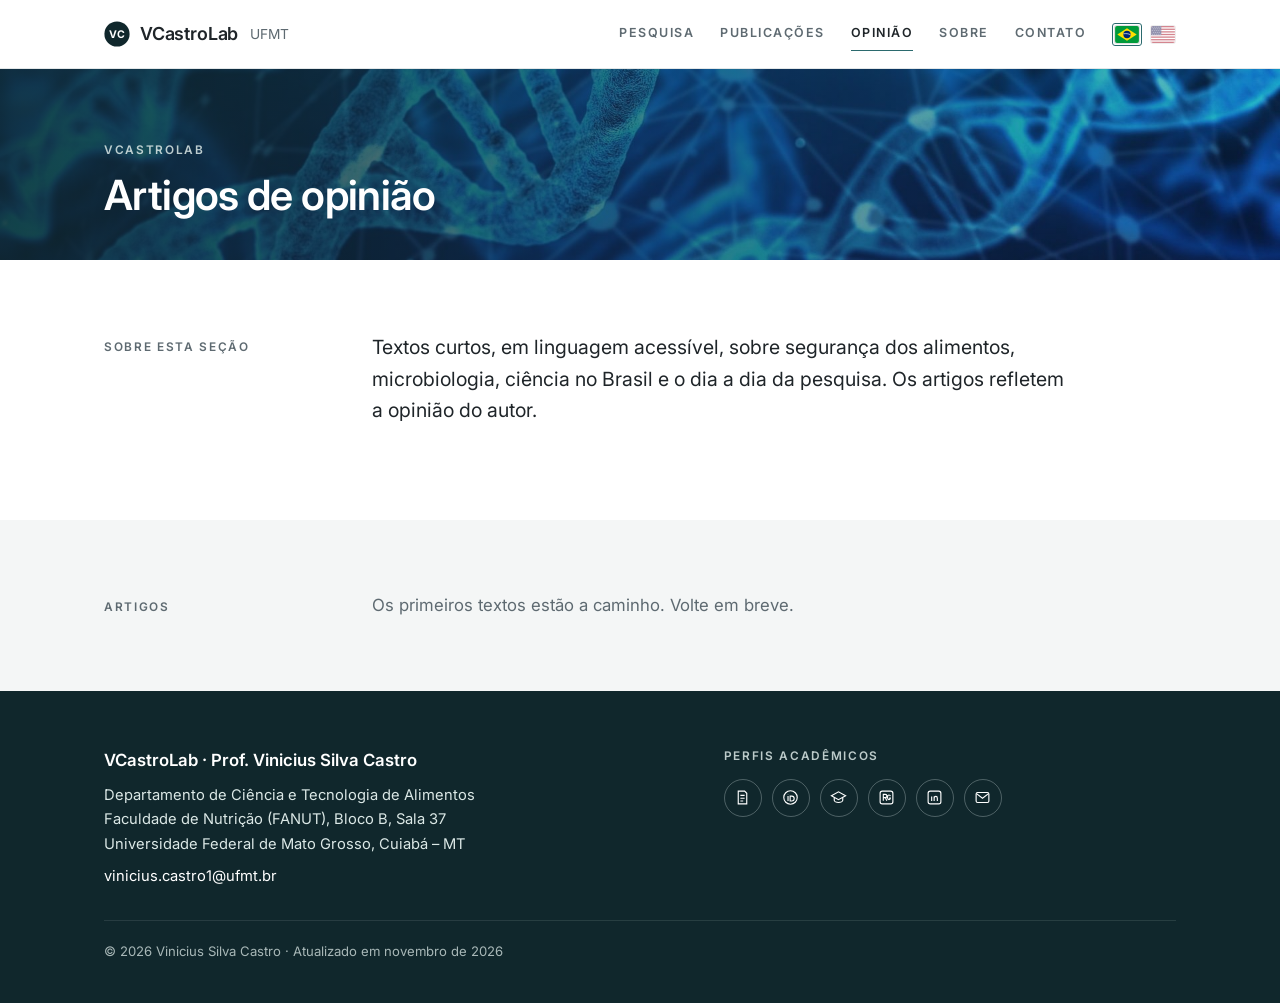
<file: opiniao.html>
<!DOCTYPE html>
<html lang="pt-BR">
<head>
<meta charset="utf-8">
<meta name="viewport" content="width=device-width, initial-scale=1">
<title>Artigos de opinião · VCastroLab</title>
<meta name="description" content="VCastroLab: grupo de pesquisa do Prof. Vinicius Silva Castro (UFMT) em genômica e controle de patógenos de alimentos.">
<link rel="alternate" hreflang="en" href="en/opinion.html">
<link rel="icon" href="assets/img/favicon.svg" type="image/svg+xml">
<link rel="preconnect" href="https://fonts.googleapis.com">
<link rel="preconnect" href="https://fonts.gstatic.com" crossorigin>
<link href="https://fonts.googleapis.com/css2?family=Inter:wght@400;500;600&display=swap" rel="stylesheet">
<link rel="stylesheet" href="assets/style.css">
<script data-goatcounter="https://vcastrolab.goatcounter.com/count" async src="//gc.zgo.at/count.js"></script>
</head>
<body>
<a class="skip" href="#conteudo">Pular para o conteúdo</a>
<header class="site"><div class="wrap">
  <a class="brand" href="index.html"><svg viewBox="0 0 32 32" aria-hidden="true"><circle cx="16" cy="16" r="15.5" fill="#10272c"/><text x="16" y="20.6" text-anchor="middle" font-family="Inter, Arial, sans-serif" font-size="13" font-weight="700" letter-spacing="-0.4" fill="#ffffff">VC</text></svg>VCastroLab <small>UFMT</small></a>
  <nav class="menu" aria-label="Menu principal"><a href="pesquisa.html">Pesquisa</a><a href="publicacoes.html">Publicações</a><a href="opiniao.html" class="on">Opinião</a><a href="sobre.html">Sobre</a><a href="contato.html">Contato</a><span class="flags"><span class="flag on" title="Português" aria-current="true"><svg viewBox="0 0 28 20" aria-hidden="true"><rect width="28" height="20" fill="#009b3a"/><path d="M14 2.6 25.4 10 14 17.4 2.6 10z" fill="#fedf00"/><circle cx="14" cy="10" r="4.3" fill="#002776"/><path d="M9.9 9.2c2.8-.6 5.8-.2 8.2 1.1" stroke="#fff" stroke-width=".8" fill="none"/></svg></span><a class="flag" href="en/opinion.html" hreflang="en" lang="en" title="English" aria-label="English"><svg viewBox="0 0 28 20" aria-hidden="true"><rect width="28" height="20" fill="#fff"/><rect y="0.000" width="28" height="1.538" fill="#b22234"/><rect y="3.077" width="28" height="1.538" fill="#b22234"/><rect y="6.154" width="28" height="1.538" fill="#b22234"/><rect y="9.231" width="28" height="1.538" fill="#b22234"/><rect y="12.308" width="28" height="1.538" fill="#b22234"/><rect y="15.385" width="28" height="1.538" fill="#b22234"/><rect y="18.462" width="28" height="1.538" fill="#b22234"/><rect width="12" height="10.77" fill="#3c3b6e"/><circle cx="1.40" cy="1.20" r=".45" fill="#fff"/><circle cx="3.70" cy="1.20" r=".45" fill="#fff"/><circle cx="6.00" cy="1.20" r=".45" fill="#fff"/><circle cx="8.30" cy="1.20" r=".45" fill="#fff"/><circle cx="10.60" cy="1.20" r=".45" fill="#fff"/><circle cx="2.55" cy="3.30" r=".45" fill="#fff"/><circle cx="4.85" cy="3.30" r=".45" fill="#fff"/><circle cx="7.15" cy="3.30" r=".45" fill="#fff"/><circle cx="9.45" cy="3.30" r=".45" fill="#fff"/><circle cx="1.40" cy="5.40" r=".45" fill="#fff"/><circle cx="3.70" cy="5.40" r=".45" fill="#fff"/><circle cx="6.00" cy="5.40" r=".45" fill="#fff"/><circle cx="8.30" cy="5.40" r=".45" fill="#fff"/><circle cx="10.60" cy="5.40" r=".45" fill="#fff"/><circle cx="2.55" cy="7.50" r=".45" fill="#fff"/><circle cx="4.85" cy="7.50" r=".45" fill="#fff"/><circle cx="7.15" cy="7.50" r=".45" fill="#fff"/><circle cx="9.45" cy="7.50" r=".45" fill="#fff"/><circle cx="1.40" cy="9.60" r=".45" fill="#fff"/><circle cx="3.70" cy="9.60" r=".45" fill="#fff"/><circle cx="6.00" cy="9.60" r=".45" fill="#fff"/><circle cx="8.30" cy="9.60" r=".45" fill="#fff"/><circle cx="10.60" cy="9.60" r=".45" fill="#fff"/></svg></a></span></nav>
</div></header>
<section class="band" style="background-image:linear-gradient(90deg,rgba(16,39,44,.85),rgba(16,39,44,.25)),url('assets/img/band.jpg')"><div class="wrap">
  <div class="label light">VCastroLab</div>
  <h1>Artigos de opinião</h1>
</div></section>
<main id="conteudo">
<section class="block"><div class="wrap split">
  <div class="label">Sobre esta seção</div>
  <p class="lead">Textos curtos, em linguagem acessível, sobre segurança dos alimentos, microbiologia, ciência no Brasil e o dia a dia da pesquisa. Os artigos refletem a opinião do autor.</p>
</div></section>
<section class="block soft"><div class="wrap split">
  <div class="label">Artigos</div>
  <div>
    <!-- Para publicar um artigo, copie o bloco abaixo, tire os sinais de comentário e troque data, título, resumo e link. Depois apague o aviso de em breve.
    <article class="op">
      <time>Dezembro de 2026</time>
      <h2><a href="opiniao-1.html">Título do artigo</a></h2>
      <p>Resumo do artigo em uma ou duas frases.</p>
    </article>
    -->
    <p class="soon">Os primeiros textos estão a caminho. Volte em breve.</p>
  </div>
</div></section>
</main>
<footer class="site"><div class="wrap">
  <div>
    <div class="fname">VCastroLab · Prof. Vinicius Silva Castro</div>
    <div>Departamento de Ciência e Tecnologia de Alimentos<br>Faculdade de Nutrição (FANUT), Bloco B, Sala 37<br>Universidade Federal de Mato Grosso, Cuiabá – MT</div>
    <div style="margin-top:8px"><a href="mailto:vinicius.castro1@ufmt.br">vinicius.castro1@ufmt.br</a></div>
  </div>
  <div>
    <div class="label light" style="margin-bottom:12px">Perfis acadêmicos</div>
    <div class="icons"><a href="http://buscatextual.cnpq.br/buscatextual/visualizacv.do?id=K4355072J1" title="Lattes" aria-label="Lattes"><svg viewBox="0 0 24 24" fill="none" stroke="currentColor" stroke-width="1.6" aria-hidden="true"><path d="M6 3h9l3 3v15H6z"/><path d="M9 9h6M9 13h6M9 17h4"/></svg></a><a href="https://orcid.org/0000-0002-4746-0237" title="ORCID" aria-label="ORCID"><svg viewBox="0 0 24 24" fill="none" stroke="currentColor" stroke-width="1.6" aria-hidden="true"><circle cx="12" cy="12" r="9.5"/><path d="M8.5 10v7M8.5 7.2v.1M11.5 10h2.2a3.5 3.5 0 0 1 0 7h-2.2z"/></svg></a><a href="https://scholar.google.com/citations?user=b-6dklwAAAAJ" title="Google Scholar" aria-label="Google Scholar"><svg viewBox="0 0 24 24" fill="none" stroke="currentColor" stroke-width="1.6" aria-hidden="true"><path d="M2 9.5 12 4l10 5.5L12 15z"/><path d="M6 11.7V16c0 1.4 2.7 3 6 3s6-1.6 6-3v-4.3"/></svg></a><a href="https://www.researchgate.net/profile/Vinicius-Castro-8" title="ResearchGate" aria-label="ResearchGate"><svg viewBox="0 0 24 24" fill="none" stroke="currentColor" stroke-width="1.6" aria-hidden="true"><rect x="3" y="3" width="18" height="18" rx="3"/><path d="M7.5 16.5v-9h2.7a2.3 2.3 0 0 1 0 4.6H7.5M10.3 12.1l2.2 4.4M17.5 10a2 2 0 0 0-2-1.6c-1.3 0-2 1-2 2.6v1.4c0 1.6.7 2.6 2 2.6s2-.8 2-2.2h-1.8"/></svg></a><a href="https://www.linkedin.com/in/vinicius-silva-castro" title="LinkedIn" aria-label="LinkedIn"><svg viewBox="0 0 24 24" fill="none" stroke="currentColor" stroke-width="1.6" aria-hidden="true"><rect x="3" y="3" width="18" height="18" rx="3"/><path d="M8 10.5V17M8 7.3v.1M11.5 17v-6.5M11.5 13.2c0-1.6 1-2.7 2.4-2.7 1.5 0 2.1 1 2.1 2.6V17"/></svg></a><a href="mailto:vinicius.castro1@ufmt.br" title="E-mail" aria-label="E-mail"><svg viewBox="0 0 24 24" fill="none" stroke="currentColor" stroke-width="1.6" aria-hidden="true"><rect x="3" y="5" width="18" height="14" rx="2"/><path d="m3.5 6.5 8.5 6.5 8.5-6.5"/></svg></a></div>
  </div>
  <div class="copy">© 2026 Vinicius Silva Castro · Atualizado em novembro de 2026</div>
</div></footer>
</body>
</html>
</file>
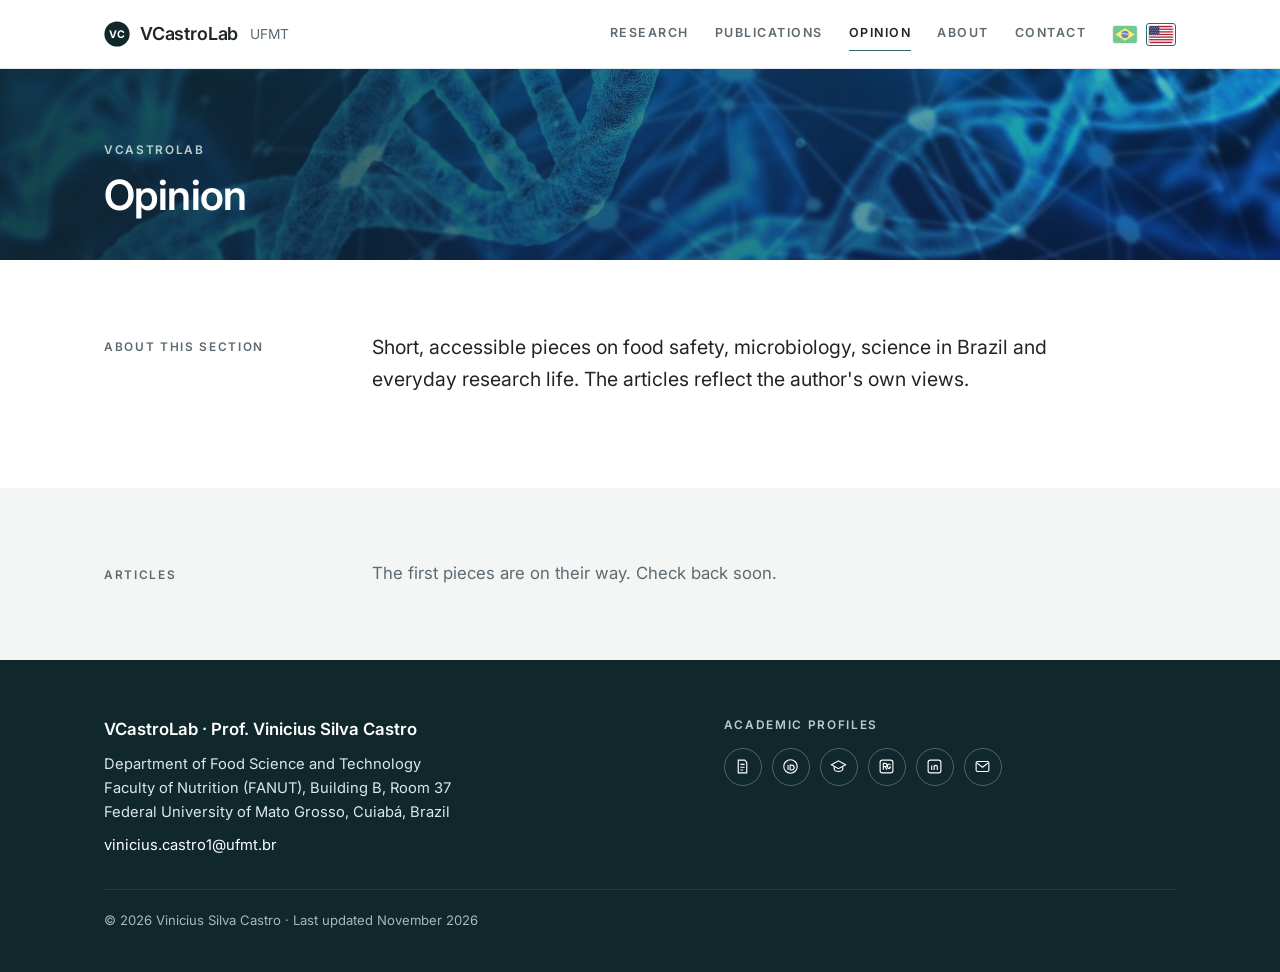
<file: opinion.html>
<!DOCTYPE html>
<html lang="en"><head><meta charset="utf-8">
<meta http-equiv="refresh" content="0; url=en/opinion.html">
<link rel="canonical" href="en/opinion.html">
<title>VCastroLab</title></head>
<body><p>This page moved: <a href="en/opinion.html">en/opinion.html</a></p></body></html>
</file>
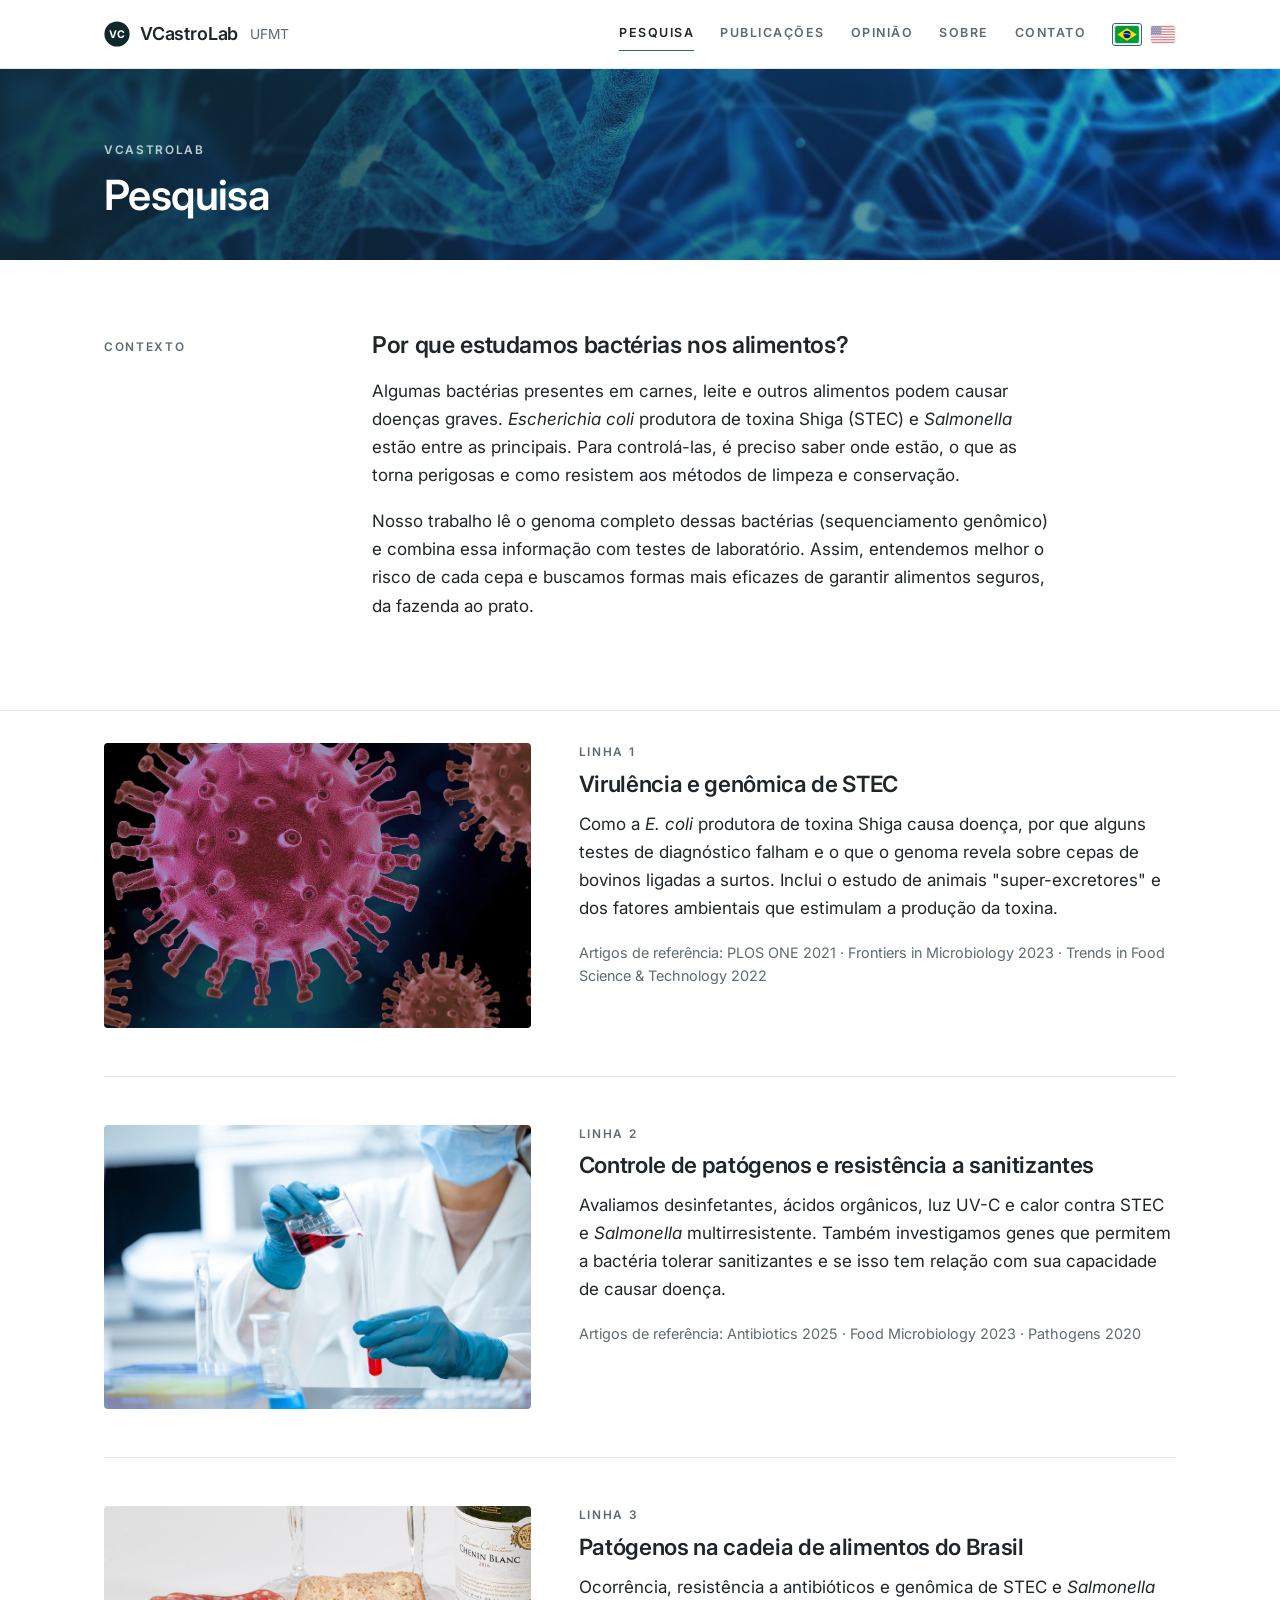
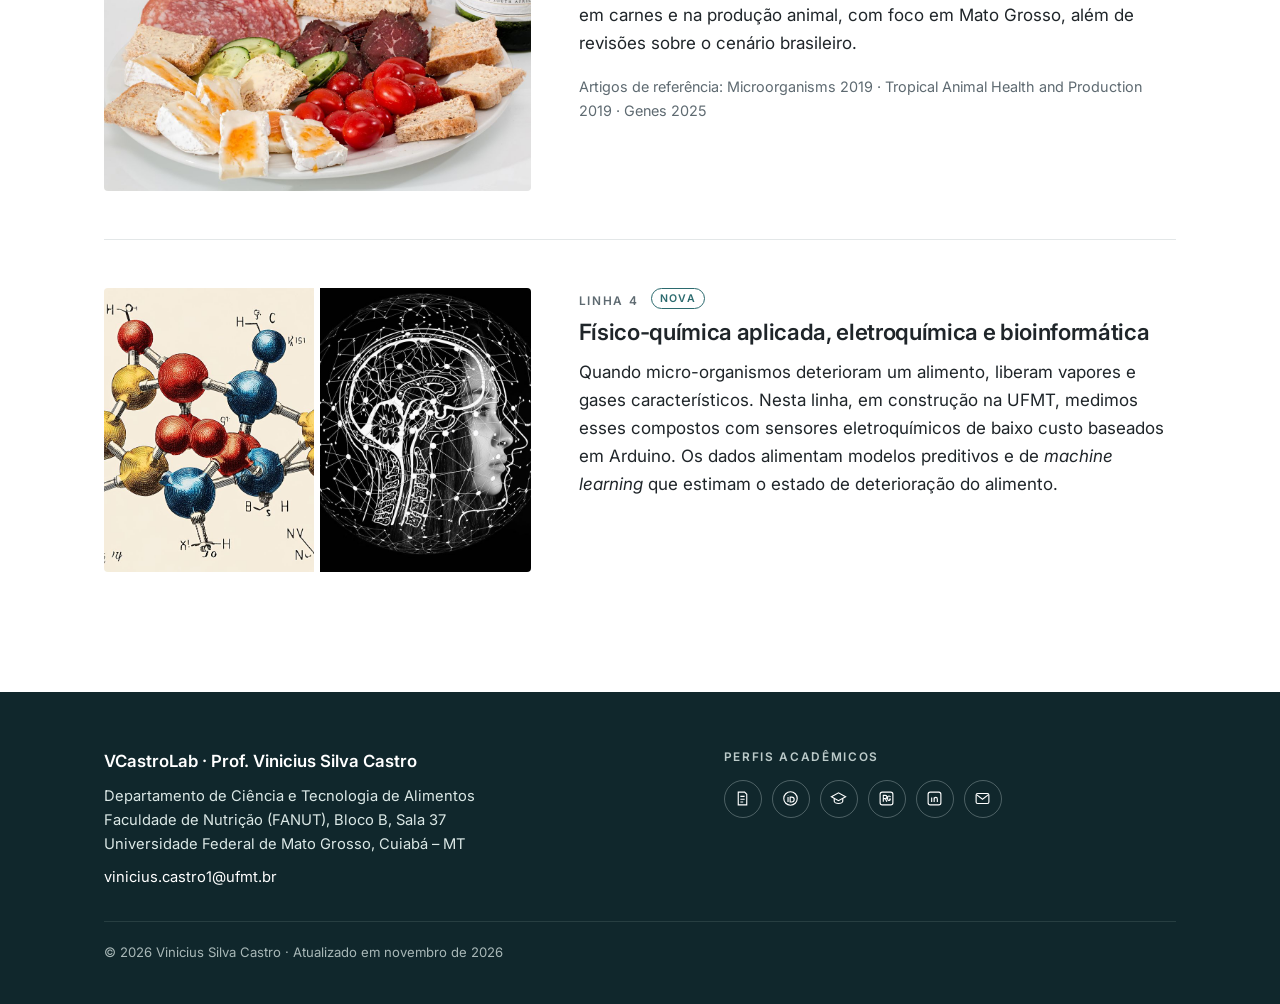
<file: pesquisa.html>
<!DOCTYPE html>
<html lang="pt-BR">
<head>
<meta charset="utf-8">
<meta name="viewport" content="width=device-width, initial-scale=1">
<title>Pesquisa · VCastroLab</title>
<meta name="description" content="VCastroLab: grupo de pesquisa do Prof. Vinicius Silva Castro (UFMT) em genômica e controle de patógenos de alimentos.">
<link rel="alternate" hreflang="en" href="en/research.html">
<link rel="icon" href="assets/img/favicon.svg" type="image/svg+xml">
<link rel="preconnect" href="https://fonts.googleapis.com">
<link rel="preconnect" href="https://fonts.gstatic.com" crossorigin>
<link href="https://fonts.googleapis.com/css2?family=Inter:wght@400;500;600&display=swap" rel="stylesheet">
<link rel="stylesheet" href="assets/style.css">
<script data-goatcounter="https://vcastrolab.goatcounter.com/count" async src="//gc.zgo.at/count.js"></script>
</head>
<body>
<a class="skip" href="#conteudo">Pular para o conteúdo</a>
<header class="site"><div class="wrap">
  <a class="brand" href="index.html"><svg viewBox="0 0 32 32" aria-hidden="true"><circle cx="16" cy="16" r="15.5" fill="#10272c"/><text x="16" y="20.6" text-anchor="middle" font-family="Inter, Arial, sans-serif" font-size="13" font-weight="700" letter-spacing="-0.4" fill="#ffffff">VC</text></svg>VCastroLab <small>UFMT</small></a>
  <nav class="menu" aria-label="Menu principal"><a href="pesquisa.html" class="on">Pesquisa</a><a href="publicacoes.html">Publicações</a><a href="opiniao.html">Opinião</a><a href="sobre.html">Sobre</a><a href="contato.html">Contato</a><span class="flags"><span class="flag on" title="Português" aria-current="true"><svg viewBox="0 0 28 20" aria-hidden="true"><rect width="28" height="20" fill="#009b3a"/><path d="M14 2.6 25.4 10 14 17.4 2.6 10z" fill="#fedf00"/><circle cx="14" cy="10" r="4.3" fill="#002776"/><path d="M9.9 9.2c2.8-.6 5.8-.2 8.2 1.1" stroke="#fff" stroke-width=".8" fill="none"/></svg></span><a class="flag" href="en/research.html" hreflang="en" lang="en" title="English" aria-label="English"><svg viewBox="0 0 28 20" aria-hidden="true"><rect width="28" height="20" fill="#fff"/><rect y="0.000" width="28" height="1.538" fill="#b22234"/><rect y="3.077" width="28" height="1.538" fill="#b22234"/><rect y="6.154" width="28" height="1.538" fill="#b22234"/><rect y="9.231" width="28" height="1.538" fill="#b22234"/><rect y="12.308" width="28" height="1.538" fill="#b22234"/><rect y="15.385" width="28" height="1.538" fill="#b22234"/><rect y="18.462" width="28" height="1.538" fill="#b22234"/><rect width="12" height="10.77" fill="#3c3b6e"/><circle cx="1.40" cy="1.20" r=".45" fill="#fff"/><circle cx="3.70" cy="1.20" r=".45" fill="#fff"/><circle cx="6.00" cy="1.20" r=".45" fill="#fff"/><circle cx="8.30" cy="1.20" r=".45" fill="#fff"/><circle cx="10.60" cy="1.20" r=".45" fill="#fff"/><circle cx="2.55" cy="3.30" r=".45" fill="#fff"/><circle cx="4.85" cy="3.30" r=".45" fill="#fff"/><circle cx="7.15" cy="3.30" r=".45" fill="#fff"/><circle cx="9.45" cy="3.30" r=".45" fill="#fff"/><circle cx="1.40" cy="5.40" r=".45" fill="#fff"/><circle cx="3.70" cy="5.40" r=".45" fill="#fff"/><circle cx="6.00" cy="5.40" r=".45" fill="#fff"/><circle cx="8.30" cy="5.40" r=".45" fill="#fff"/><circle cx="10.60" cy="5.40" r=".45" fill="#fff"/><circle cx="2.55" cy="7.50" r=".45" fill="#fff"/><circle cx="4.85" cy="7.50" r=".45" fill="#fff"/><circle cx="7.15" cy="7.50" r=".45" fill="#fff"/><circle cx="9.45" cy="7.50" r=".45" fill="#fff"/><circle cx="1.40" cy="9.60" r=".45" fill="#fff"/><circle cx="3.70" cy="9.60" r=".45" fill="#fff"/><circle cx="6.00" cy="9.60" r=".45" fill="#fff"/><circle cx="8.30" cy="9.60" r=".45" fill="#fff"/><circle cx="10.60" cy="9.60" r=".45" fill="#fff"/></svg></a></span></nav>
</div></header>
<section class="band" style="background-image:linear-gradient(90deg,rgba(16,39,44,.85),rgba(16,39,44,.25)),url('assets/img/band.jpg')"><div class="wrap">
  <div class="label light">VCastroLab</div>
  <h1>Pesquisa</h1>
</div></section>
<main id="conteudo">
<section class="block"><div class="wrap split">
  <div class="label">Contexto</div>
  <div class="prose"><h2 style="margin-top:0">Por que estudamos bactérias nos alimentos?</h2><p>Algumas bactérias presentes em carnes, leite e outros alimentos podem causar doenças graves. <i>Escherichia coli</i> produtora de toxina Shiga (STEC) e <i>Salmonella</i> estão entre as principais. Para controlá-las, é preciso saber onde estão, o que as torna perigosas e como resistem aos métodos de limpeza e conservação.</p><p>Nosso trabalho lê o genoma completo dessas bactérias (sequenciamento genômico) e combina essa informação com testes de laboratório. Assim, entendemos melhor o risco de cada cepa e buscamos formas mais eficazes de garantir alimentos seguros, da fazenda ao prato.</p></div>
</div></section>
<section class="block" style="padding-top:24px"><div class="wrap">
<article class="rline" id="linha-1"><div class="img"><img src="assets/img/card-genomica.jpg" alt="" loading="lazy" width="1200" height="800"></div><div><div class="label">Linha 1</div><h2>Virulência e genômica de STEC</h2><p>Como a <i>E. coli</i> produtora de toxina Shiga causa doença, por que alguns testes de diagnóstico falham e o que o genoma revela sobre cepas de bovinos ligadas a surtos. Inclui o estudo de animais "super-excretores" e dos fatores ambientais que estimulam a produção da toxina.</p><p class="refs">Artigos de referência: PLOS ONE 2021 · Frontiers in Microbiology 2023 · Trends in Food Science &amp; Technology 2022</p></div></article>
<article class="rline" id="linha-2"><div class="img"><img src="assets/img/card-controle.jpg" alt="" loading="lazy" width="1200" height="800"></div><div><div class="label">Linha 2</div><h2>Controle de patógenos e resistência a sanitizantes</h2><p>Avaliamos desinfetantes, ácidos orgânicos, luz UV-C e calor contra STEC e <i>Salmonella</i> multirresistente. Também investigamos genes que permitem a bactéria tolerar sanitizantes e se isso tem relação com sua capacidade de causar doença.</p><p class="refs">Artigos de referência: Antibiotics 2025 · Food Microbiology 2023 · Pathogens 2020</p></div></article>
<article class="rline" id="linha-3"><div class="img"><img src="assets/img/card-cadeia.jpg" alt="" loading="lazy" width="1200" height="800"></div><div><div class="label">Linha 3</div><h2>Patógenos na cadeia de alimentos do Brasil</h2><p>Ocorrência, resistência a antibióticos e genômica de STEC e <i>Salmonella</i> em carnes e na produção animal, com foco em Mato Grosso, além de revisões sobre o cenário brasileiro.</p><p class="refs">Artigos de referência: Microorganisms 2019 · Tropical Animal Health and Production 2019 · Genes 2025</p></div></article>
<article class="rline" id="linha-4"><div class="img duo"><img src="assets/img/card-sensores.jpg" alt="" loading="lazy" width="1200" height="800"><img src="assets/img/card-ml.jpg" alt="" loading="lazy" width="1200" height="800"></div><div><div class="label">Linha 4 <span class=new>Nova</span></div><h2>Físico-química aplicada, eletroquímica e bioinformática</h2><p>Quando micro-organismos deterioram um alimento, liberam vapores e gases característicos. Nesta linha, em construção na UFMT, medimos esses compostos com sensores eletroquímicos de baixo custo baseados em Arduino. Os dados alimentam modelos preditivos e de <i>machine learning</i> que estimam o estado de deterioração do alimento.</p></div></article>
</div></section>
</main>
<footer class="site"><div class="wrap">
  <div>
    <div class="fname">VCastroLab · Prof. Vinicius Silva Castro</div>
    <div>Departamento de Ciência e Tecnologia de Alimentos<br>Faculdade de Nutrição (FANUT), Bloco B, Sala 37<br>Universidade Federal de Mato Grosso, Cuiabá – MT</div>
    <div style="margin-top:8px"><a href="mailto:vinicius.castro1@ufmt.br">vinicius.castro1@ufmt.br</a></div>
  </div>
  <div>
    <div class="label light" style="margin-bottom:12px">Perfis acadêmicos</div>
    <div class="icons"><a href="http://buscatextual.cnpq.br/buscatextual/visualizacv.do?id=K4355072J1" title="Lattes" aria-label="Lattes"><svg viewBox="0 0 24 24" fill="none" stroke="currentColor" stroke-width="1.6" aria-hidden="true"><path d="M6 3h9l3 3v15H6z"/><path d="M9 9h6M9 13h6M9 17h4"/></svg></a><a href="https://orcid.org/0000-0002-4746-0237" title="ORCID" aria-label="ORCID"><svg viewBox="0 0 24 24" fill="none" stroke="currentColor" stroke-width="1.6" aria-hidden="true"><circle cx="12" cy="12" r="9.5"/><path d="M8.5 10v7M8.5 7.2v.1M11.5 10h2.2a3.5 3.5 0 0 1 0 7h-2.2z"/></svg></a><a href="https://scholar.google.com/citations?user=b-6dklwAAAAJ" title="Google Scholar" aria-label="Google Scholar"><svg viewBox="0 0 24 24" fill="none" stroke="currentColor" stroke-width="1.6" aria-hidden="true"><path d="M2 9.5 12 4l10 5.5L12 15z"/><path d="M6 11.7V16c0 1.4 2.7 3 6 3s6-1.6 6-3v-4.3"/></svg></a><a href="https://www.researchgate.net/profile/Vinicius-Castro-8" title="ResearchGate" aria-label="ResearchGate"><svg viewBox="0 0 24 24" fill="none" stroke="currentColor" stroke-width="1.6" aria-hidden="true"><rect x="3" y="3" width="18" height="18" rx="3"/><path d="M7.5 16.5v-9h2.7a2.3 2.3 0 0 1 0 4.6H7.5M10.3 12.1l2.2 4.4M17.5 10a2 2 0 0 0-2-1.6c-1.3 0-2 1-2 2.6v1.4c0 1.6.7 2.6 2 2.6s2-.8 2-2.2h-1.8"/></svg></a><a href="https://www.linkedin.com/in/vinicius-silva-castro" title="LinkedIn" aria-label="LinkedIn"><svg viewBox="0 0 24 24" fill="none" stroke="currentColor" stroke-width="1.6" aria-hidden="true"><rect x="3" y="3" width="18" height="18" rx="3"/><path d="M8 10.5V17M8 7.3v.1M11.5 17v-6.5M11.5 13.2c0-1.6 1-2.7 2.4-2.7 1.5 0 2.1 1 2.1 2.6V17"/></svg></a><a href="mailto:vinicius.castro1@ufmt.br" title="E-mail" aria-label="E-mail"><svg viewBox="0 0 24 24" fill="none" stroke="currentColor" stroke-width="1.6" aria-hidden="true"><rect x="3" y="5" width="18" height="14" rx="2"/><path d="m3.5 6.5 8.5 6.5 8.5-6.5"/></svg></a></div>
  </div>
  <div class="copy">© 2026 Vinicius Silva Castro · Atualizado em novembro de 2026</div>
</div></footer>
</body>
</html>
</file>
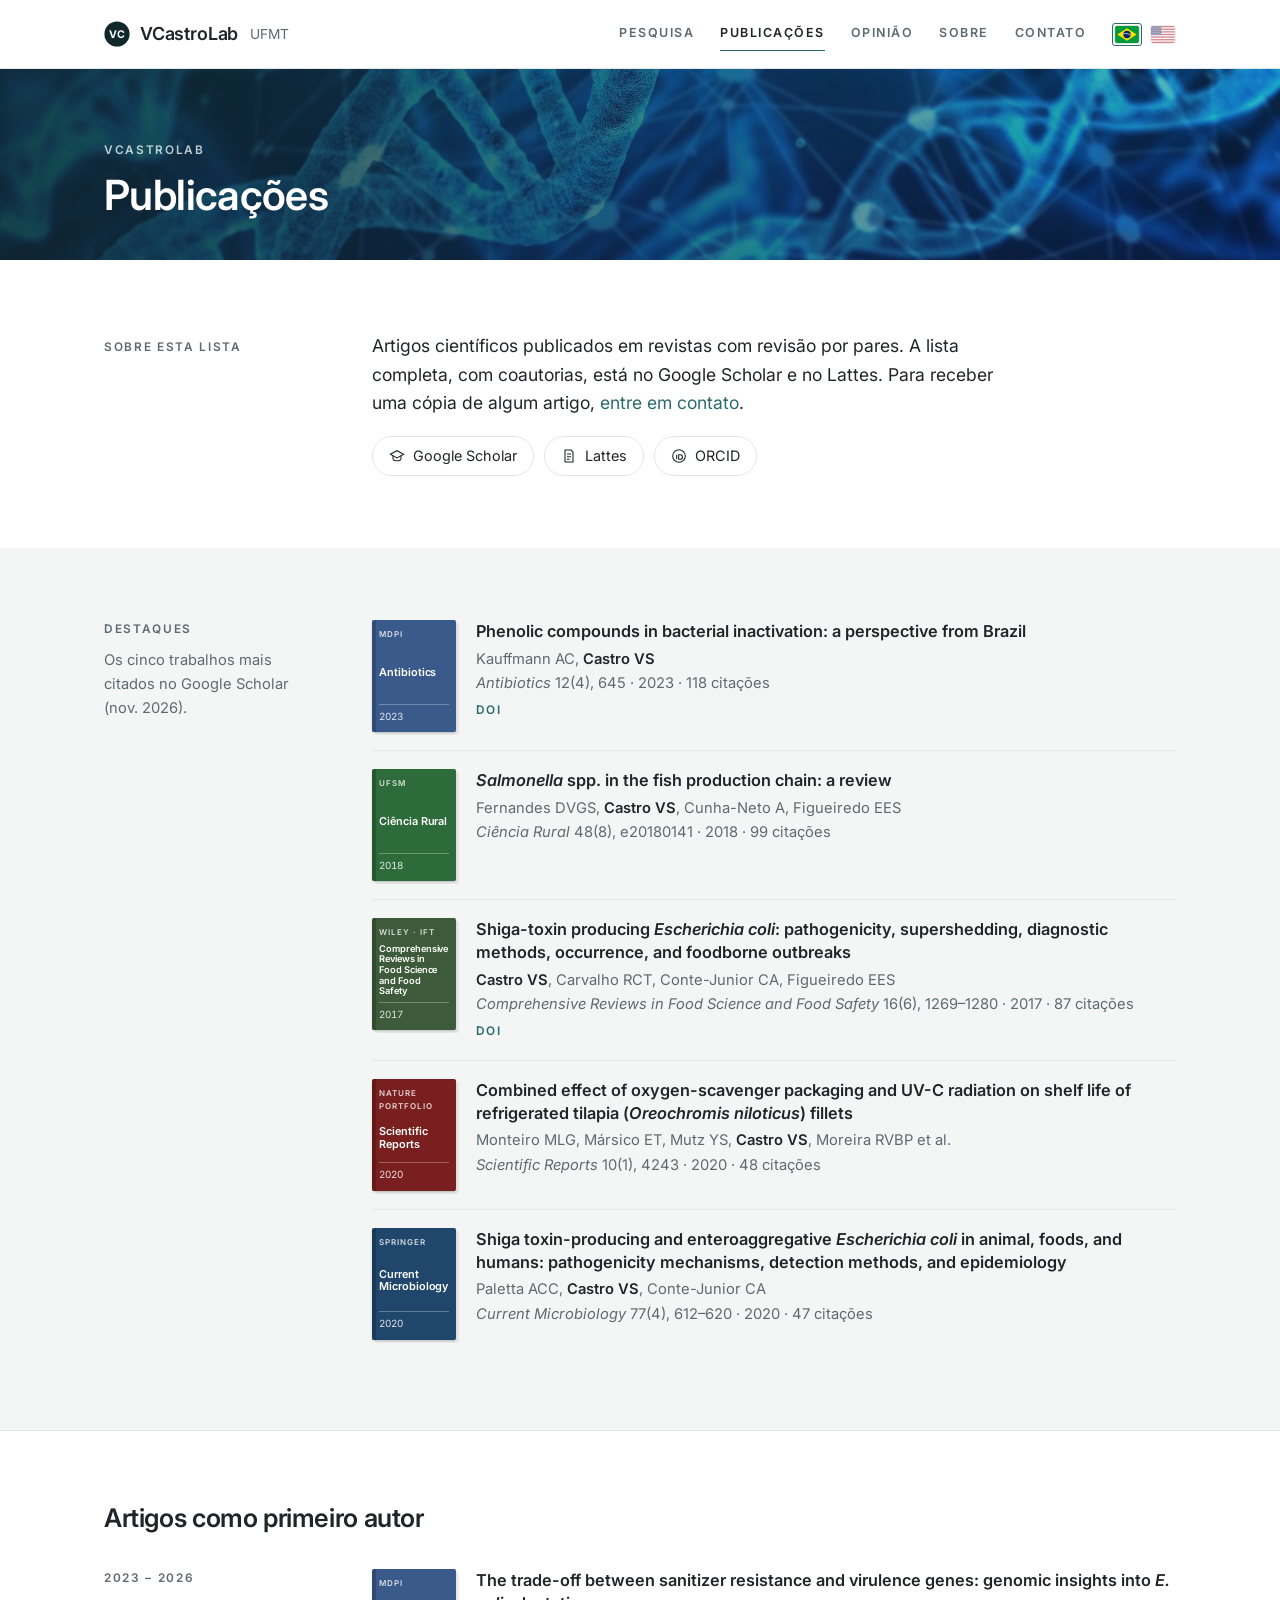
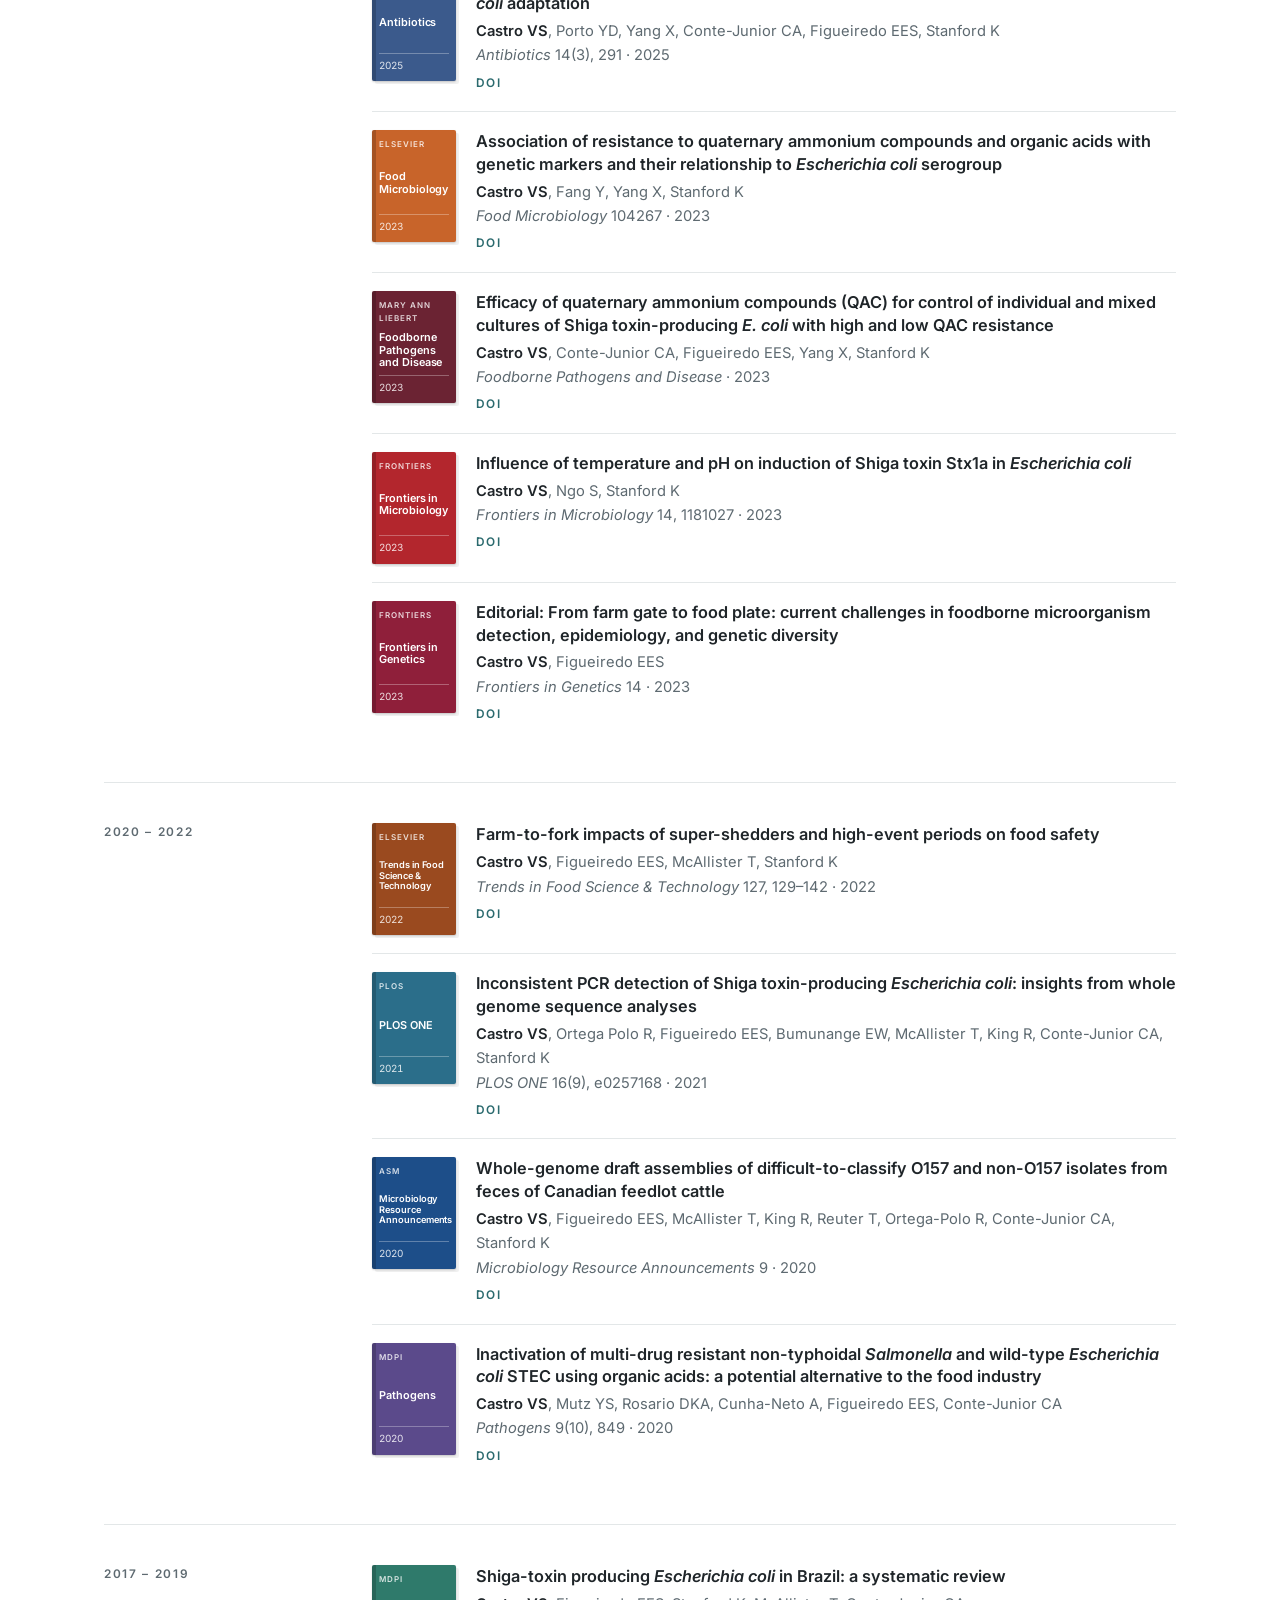
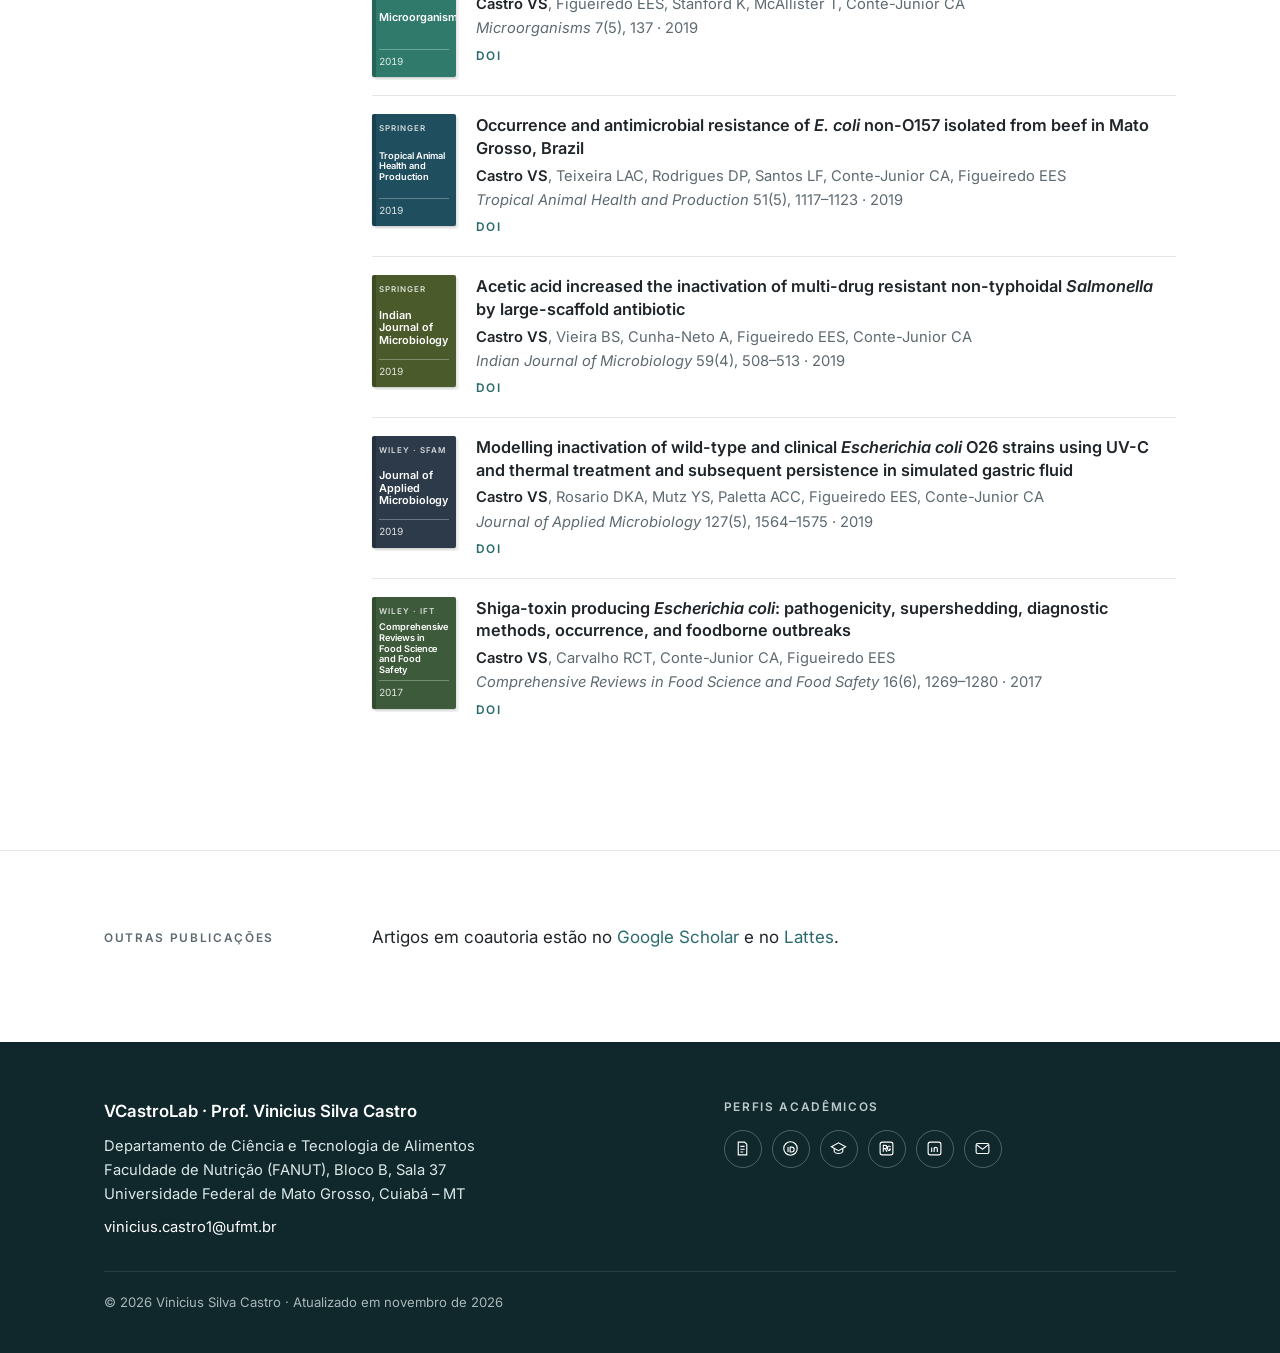
<file: publicacoes.html>
<!DOCTYPE html>
<html lang="pt-BR">
<head>
<meta charset="utf-8">
<meta name="viewport" content="width=device-width, initial-scale=1">
<title>Publicações · VCastroLab</title>
<meta name="description" content="VCastroLab: grupo de pesquisa do Prof. Vinicius Silva Castro (UFMT) em genômica e controle de patógenos de alimentos.">
<link rel="alternate" hreflang="en" href="en/publications.html">
<link rel="icon" href="assets/img/favicon.svg" type="image/svg+xml">
<link rel="preconnect" href="https://fonts.googleapis.com">
<link rel="preconnect" href="https://fonts.gstatic.com" crossorigin>
<link href="https://fonts.googleapis.com/css2?family=Inter:wght@400;500;600&display=swap" rel="stylesheet">
<link rel="stylesheet" href="assets/style.css">
<script data-goatcounter="https://vcastrolab.goatcounter.com/count" async src="//gc.zgo.at/count.js"></script>
</head>
<body>
<a class="skip" href="#conteudo">Pular para o conteúdo</a>
<header class="site"><div class="wrap">
  <a class="brand" href="index.html"><svg viewBox="0 0 32 32" aria-hidden="true"><circle cx="16" cy="16" r="15.5" fill="#10272c"/><text x="16" y="20.6" text-anchor="middle" font-family="Inter, Arial, sans-serif" font-size="13" font-weight="700" letter-spacing="-0.4" fill="#ffffff">VC</text></svg>VCastroLab <small>UFMT</small></a>
  <nav class="menu" aria-label="Menu principal"><a href="pesquisa.html">Pesquisa</a><a href="publicacoes.html" class="on">Publicações</a><a href="opiniao.html">Opinião</a><a href="sobre.html">Sobre</a><a href="contato.html">Contato</a><span class="flags"><span class="flag on" title="Português" aria-current="true"><svg viewBox="0 0 28 20" aria-hidden="true"><rect width="28" height="20" fill="#009b3a"/><path d="M14 2.6 25.4 10 14 17.4 2.6 10z" fill="#fedf00"/><circle cx="14" cy="10" r="4.3" fill="#002776"/><path d="M9.9 9.2c2.8-.6 5.8-.2 8.2 1.1" stroke="#fff" stroke-width=".8" fill="none"/></svg></span><a class="flag" href="en/publications.html" hreflang="en" lang="en" title="English" aria-label="English"><svg viewBox="0 0 28 20" aria-hidden="true"><rect width="28" height="20" fill="#fff"/><rect y="0.000" width="28" height="1.538" fill="#b22234"/><rect y="3.077" width="28" height="1.538" fill="#b22234"/><rect y="6.154" width="28" height="1.538" fill="#b22234"/><rect y="9.231" width="28" height="1.538" fill="#b22234"/><rect y="12.308" width="28" height="1.538" fill="#b22234"/><rect y="15.385" width="28" height="1.538" fill="#b22234"/><rect y="18.462" width="28" height="1.538" fill="#b22234"/><rect width="12" height="10.77" fill="#3c3b6e"/><circle cx="1.40" cy="1.20" r=".45" fill="#fff"/><circle cx="3.70" cy="1.20" r=".45" fill="#fff"/><circle cx="6.00" cy="1.20" r=".45" fill="#fff"/><circle cx="8.30" cy="1.20" r=".45" fill="#fff"/><circle cx="10.60" cy="1.20" r=".45" fill="#fff"/><circle cx="2.55" cy="3.30" r=".45" fill="#fff"/><circle cx="4.85" cy="3.30" r=".45" fill="#fff"/><circle cx="7.15" cy="3.30" r=".45" fill="#fff"/><circle cx="9.45" cy="3.30" r=".45" fill="#fff"/><circle cx="1.40" cy="5.40" r=".45" fill="#fff"/><circle cx="3.70" cy="5.40" r=".45" fill="#fff"/><circle cx="6.00" cy="5.40" r=".45" fill="#fff"/><circle cx="8.30" cy="5.40" r=".45" fill="#fff"/><circle cx="10.60" cy="5.40" r=".45" fill="#fff"/><circle cx="2.55" cy="7.50" r=".45" fill="#fff"/><circle cx="4.85" cy="7.50" r=".45" fill="#fff"/><circle cx="7.15" cy="7.50" r=".45" fill="#fff"/><circle cx="9.45" cy="7.50" r=".45" fill="#fff"/><circle cx="1.40" cy="9.60" r=".45" fill="#fff"/><circle cx="3.70" cy="9.60" r=".45" fill="#fff"/><circle cx="6.00" cy="9.60" r=".45" fill="#fff"/><circle cx="8.30" cy="9.60" r=".45" fill="#fff"/><circle cx="10.60" cy="9.60" r=".45" fill="#fff"/></svg></a></span></nav>
</div></header>
<section class="band" style="background-image:linear-gradient(90deg,rgba(16,39,44,.85),rgba(16,39,44,.25)),url('assets/img/band.jpg')"><div class="wrap">
  <div class="label light">VCastroLab</div>
  <h1>Publicações</h1>
</div></section>
<main id="conteudo">
<section class="block"><div class="wrap split">
  <div class="label">Sobre esta lista</div>
  <div class="prose"><p class="lead" style="font-size:1.1rem">Artigos científicos publicados em revistas com revisão por pares. A lista completa, com coautorias, está no Google Scholar e no Lattes. Para receber uma cópia de algum artigo, <a href="contato.html">entre em contato</a>.</p><div class="pills"><a href="https://scholar.google.com/citations?user=b-6dklwAAAAJ"><svg viewBox="0 0 24 24" fill="none" stroke="currentColor" stroke-width="1.6" aria-hidden="true"><path d="M2 9.5 12 4l10 5.5L12 15z"/><path d="M6 11.7V16c0 1.4 2.7 3 6 3s6-1.6 6-3v-4.3"/></svg>Google Scholar</a><a href="http://buscatextual.cnpq.br/buscatextual/visualizacv.do?id=K4355072J1"><svg viewBox="0 0 24 24" fill="none" stroke="currentColor" stroke-width="1.6" aria-hidden="true"><path d="M6 3h9l3 3v15H6z"/><path d="M9 9h6M9 13h6M9 17h4"/></svg>Lattes</a><a href="https://orcid.org/0000-0002-4746-0237"><svg viewBox="0 0 24 24" fill="none" stroke="currentColor" stroke-width="1.6" aria-hidden="true"><circle cx="12" cy="12" r="9.5"/><path d="M8.5 10v7M8.5 7.2v.1M11.5 10h2.2a3.5 3.5 0 0 1 0 7h-2.2z"/></svg>ORCID</a></div></div>
</div></section>
<section class="block soft"><div class="wrap split">
  <div><div class="label">Destaques</div><p class="pub-meta" style="margin-top:8px">Os cinco trabalhos mais citados no Google Scholar (nov. 2026).</p></div>
  <ol class="pubs"><li class="withcover"><div class="cover" style="--c:#3b5a8c" aria-hidden="true"><span class="pub">MDPI</span><span class="jn">Antibiotics</span><span class="yr">2023</span></div><div><p class="pub-title">Phenolic compounds in bacterial inactivation: a perspective from Brazil</p><p class="pub-meta">Kauffmann AC, <b>Castro VS</b></p><p class="pub-meta"><i>Antibiotics</i> 12(4), 645 · 2023 · 118 citações</p><div class="pub-links"><a href="https://doi.org/10.3390/antibiotics12040645">DOI</a></div></div></li>
<li class="withcover"><div class="cover" style="--c:#2e6b3a" aria-hidden="true"><span class="pub">UFSM</span><span class="jn">Ciência Rural</span><span class="yr">2018</span></div><div><p class="pub-title"><i>Salmonella</i> spp. in the fish production chain: a review</p><p class="pub-meta">Fernandes DVGS, <b>Castro VS</b>, Cunha-Neto A, Figueiredo EES</p><p class="pub-meta"><i>Ciência Rural</i> 48(8), e20180141 · 2018 · 99 citações</p></div></li>
<li class="withcover"><div class="cover" style="--c:#3d5a3a" aria-hidden="true"><span class="pub">Wiley · IFT</span><span class="jn sm">Comprehensive Reviews in Food Science and Food Safety</span><span class="yr">2017</span></div><div><p class="pub-title">Shiga-toxin producing <i>Escherichia coli</i>: pathogenicity, supershedding, diagnostic methods, occurrence, and foodborne outbreaks</p><p class="pub-meta"><b>Castro VS</b>, Carvalho RCT, Conte-Junior CA, Figueiredo EES</p><p class="pub-meta"><i>Comprehensive Reviews in Food Science and Food Safety</i> 16(6), 1269–1280 · 2017 · 87 citações</p><div class="pub-links"><a href="https://doi.org/10.1111/1541-4337.12302">DOI</a></div></div></li>
<li class="withcover"><div class="cover" style="--c:#7a1f1f" aria-hidden="true"><span class="pub">Nature Portfolio</span><span class="jn">Scientific Reports</span><span class="yr">2020</span></div><div><p class="pub-title">Combined effect of oxygen-scavenger packaging and UV-C radiation on shelf life of refrigerated tilapia (<i>Oreochromis niloticus</i>) fillets</p><p class="pub-meta">Monteiro MLG, Mársico ET, Mutz YS, <b>Castro VS</b>, Moreira RVBP et al.</p><p class="pub-meta"><i>Scientific Reports</i> 10(1), 4243 · 2020 · 48 citações</p></div></li>
<li class="withcover"><div class="cover" style="--c:#20476b" aria-hidden="true"><span class="pub">Springer</span><span class="jn">Current Microbiology</span><span class="yr">2020</span></div><div><p class="pub-title">Shiga toxin-producing and enteroaggregative <i>Escherichia coli</i> in animal, foods, and humans: pathogenicity mechanisms, detection methods, and epidemiology</p><p class="pub-meta">Paletta ACC, <b>Castro VS</b>, Conte-Junior CA</p><p class="pub-meta"><i>Current Microbiology</i> 77(4), 612–620 · 2020 · 47 citações</p></div></li></ol>
</div></section>
<section class="block"><div class="wrap">
  <h2 style="font-size:1.6rem;margin-bottom:36px">Artigos como primeiro autor</h2>
<div class="year-group"><div class="label">2023 – 2026</div><ol class="pubs"><li class="withcover"><div class="cover" style="--c:#3b5a8c" aria-hidden="true"><span class="pub">MDPI</span><span class="jn">Antibiotics</span><span class="yr">2025</span></div><div><p class="pub-title">The trade-off between sanitizer resistance and virulence genes: genomic insights into <i>E. coli</i> adaptation</p><p class="pub-meta"><b>Castro VS</b>, Porto YD, Yang X, Conte-Junior CA, Figueiredo EES, Stanford K</p><p class="pub-meta"><i>Antibiotics</i> 14(3), 291 · 2025</p><div class="pub-links"><a href="https://doi.org/10.3390/antibiotics14030291">DOI</a></div></div></li><li class="withcover"><div class="cover" style="--c:#c8642a" aria-hidden="true"><span class="pub">Elsevier</span><span class="jn">Food Microbiology</span><span class="yr">2023</span></div><div><p class="pub-title">Association of resistance to quaternary ammonium compounds and organic acids with genetic markers and their relationship to <i>Escherichia coli</i> serogroup</p><p class="pub-meta"><b>Castro VS</b>, Fang Y, Yang X, Stanford K</p><p class="pub-meta"><i>Food Microbiology</i> 104267 · 2023</p><div class="pub-links"><a href="https://doi.org/10.1016/j.fm.2023.104267">DOI</a></div></div></li><li class="withcover"><div class="cover" style="--c:#6b2333" aria-hidden="true"><span class="pub">Mary Ann Liebert</span><span class="jn">Foodborne Pathogens and Disease</span><span class="yr">2023</span></div><div><p class="pub-title">Efficacy of quaternary ammonium compounds (QAC) for control of individual and mixed cultures of Shiga toxin-producing <i>E. coli</i> with high and low QAC resistance</p><p class="pub-meta"><b>Castro VS</b>, Conte-Junior CA, Figueiredo EES, Yang X, Stanford K</p><p class="pub-meta"><i>Foodborne Pathogens and Disease</i> · 2023</p><div class="pub-links"><a href="https://doi.org/10.1089/fpd.2023.0005">DOI</a></div></div></li><li class="withcover"><div class="cover" style="--c:#b3262d" aria-hidden="true"><span class="pub">Frontiers</span><span class="jn">Frontiers in Microbiology</span><span class="yr">2023</span></div><div><p class="pub-title">Influence of temperature and pH on induction of Shiga toxin Stx1a in <i>Escherichia coli</i></p><p class="pub-meta"><b>Castro VS</b>, Ngo S, Stanford K</p><p class="pub-meta"><i>Frontiers in Microbiology</i> 14, 1181027 · 2023</p><div class="pub-links"><a href="https://doi.org/10.3389/fmicb.2023.1181027">DOI</a></div></div></li><li class="withcover"><div class="cover" style="--c:#8f1f3a" aria-hidden="true"><span class="pub">Frontiers</span><span class="jn">Frontiers in Genetics</span><span class="yr">2023</span></div><div><p class="pub-title">Editorial: From farm gate to food plate: current challenges in foodborne microorganism detection, epidemiology, and genetic diversity</p><p class="pub-meta"><b>Castro VS</b>, Figueiredo EES</p><p class="pub-meta"><i>Frontiers in Genetics</i> 14 · 2023</p><div class="pub-links"><a href="https://doi.org/10.3389/fgene.2023.1320057">DOI</a></div></div></li></ol></div>
<div class="year-group"><div class="label">2020 – 2022</div><ol class="pubs"><li class="withcover"><div class="cover" style="--c:#9a4a1f" aria-hidden="true"><span class="pub">Elsevier</span><span class="jn sm">Trends in Food Science &amp; Technology</span><span class="yr">2022</span></div><div><p class="pub-title">Farm-to-fork impacts of super-shedders and high-event periods on food safety</p><p class="pub-meta"><b>Castro VS</b>, Figueiredo EES, McAllister T, Stanford K</p><p class="pub-meta"><i>Trends in Food Science &amp; Technology</i> 127, 129–142 · 2022</p><div class="pub-links"><a href="https://doi.org/10.1016/j.tifs.2022.06.006">DOI</a></div></div></li><li class="withcover"><div class="cover" style="--c:#2b6e8a" aria-hidden="true"><span class="pub">PLOS</span><span class="jn">PLOS ONE</span><span class="yr">2021</span></div><div><p class="pub-title">Inconsistent PCR detection of Shiga toxin-producing <i>Escherichia coli</i>: insights from whole genome sequence analyses</p><p class="pub-meta"><b>Castro VS</b>, Ortega Polo R, Figueiredo EES, Bumunange EW, McAllister T, King R, Conte-Junior CA, Stanford K</p><p class="pub-meta"><i>PLOS ONE</i> 16(9), e0257168 · 2021</p><div class="pub-links"><a href="https://doi.org/10.1371/journal.pone.0257168">DOI</a></div></div></li><li class="withcover"><div class="cover" style="--c:#1d4e89" aria-hidden="true"><span class="pub">ASM</span><span class="jn sm">Microbiology Resource Announcements</span><span class="yr">2020</span></div><div><p class="pub-title">Whole-genome draft assemblies of difficult-to-classify O157 and non-O157 isolates from feces of Canadian feedlot cattle</p><p class="pub-meta"><b>Castro VS</b>, Figueiredo EES, McAllister T, King R, Reuter T, Ortega-Polo R, Conte-Junior CA, Stanford K</p><p class="pub-meta"><i>Microbiology Resource Announcements</i> 9 · 2020</p><div class="pub-links"><a href="https://doi.org/10.1128/MRA.00168-20">DOI</a></div></div></li><li class="withcover"><div class="cover" style="--c:#5b4a8b" aria-hidden="true"><span class="pub">MDPI</span><span class="jn">Pathogens</span><span class="yr">2020</span></div><div><p class="pub-title">Inactivation of multi-drug resistant non-typhoidal <i>Salmonella</i> and wild-type <i>Escherichia coli</i> STEC using organic acids: a potential alternative to the food industry</p><p class="pub-meta"><b>Castro VS</b>, Mutz YS, Rosario DKA, Cunha-Neto A, Figueiredo EES, Conte-Junior CA</p><p class="pub-meta"><i>Pathogens</i> 9(10), 849 · 2020</p><div class="pub-links"><a href="https://doi.org/10.3390/pathogens9100849">DOI</a></div></div></li></ol></div>
<div class="year-group"><div class="label">2017 – 2019</div><ol class="pubs"><li class="withcover"><div class="cover" style="--c:#2f7a6b" aria-hidden="true"><span class="pub">MDPI</span><span class="jn">Microorganisms</span><span class="yr">2019</span></div><div><p class="pub-title">Shiga-toxin producing <i>Escherichia coli</i> in Brazil: a systematic review</p><p class="pub-meta"><b>Castro VS</b>, Figueiredo EES, Stanford K, McAllister T, Conte-Junior CA</p><p class="pub-meta"><i>Microorganisms</i> 7(5), 137 · 2019</p><div class="pub-links"><a href="https://doi.org/10.3390/microorganisms7050137">DOI</a></div></div></li><li class="withcover"><div class="cover" style="--c:#1f4e5f" aria-hidden="true"><span class="pub">Springer</span><span class="jn sm">Tropical Animal Health and Production</span><span class="yr">2019</span></div><div><p class="pub-title">Occurrence and antimicrobial resistance of <i>E. coli</i> non-O157 isolated from beef in Mato Grosso, Brazil</p><p class="pub-meta"><b>Castro VS</b>, Teixeira LAC, Rodrigues DP, Santos LF, Conte-Junior CA, Figueiredo EES</p><p class="pub-meta"><i>Tropical Animal Health and Production</i> 51(5), 1117–1123 · 2019</p><div class="pub-links"><a href="https://doi.org/10.1007/s11250-018-01792-z">DOI</a></div></div></li><li class="withcover"><div class="cover" style="--c:#4a5a2a" aria-hidden="true"><span class="pub">Springer</span><span class="jn">Indian Journal of Microbiology</span><span class="yr">2019</span></div><div><p class="pub-title">Acetic acid increased the inactivation of multi-drug resistant non-typhoidal <i>Salmonella</i> by large-scaffold antibiotic</p><p class="pub-meta"><b>Castro VS</b>, Vieira BS, Cunha-Neto A, Figueiredo EES, Conte-Junior CA</p><p class="pub-meta"><i>Indian Journal of Microbiology</i> 59(4), 508–513 · 2019</p><div class="pub-links"><a href="https://doi.org/10.1007/s12088-019-00837-7">DOI</a></div></div></li><li class="withcover"><div class="cover" style="--c:#2d3a4a" aria-hidden="true"><span class="pub">Wiley · SfAM</span><span class="jn">Journal of Applied Microbiology</span><span class="yr">2019</span></div><div><p class="pub-title">Modelling inactivation of wild-type and clinical <i>Escherichia coli</i> O26 strains using UV-C and thermal treatment and subsequent persistence in simulated gastric fluid</p><p class="pub-meta"><b>Castro VS</b>, Rosario DKA, Mutz YS, Paletta ACC, Figueiredo EES, Conte-Junior CA</p><p class="pub-meta"><i>Journal of Applied Microbiology</i> 127(5), 1564–1575 · 2019</p><div class="pub-links"><a href="https://doi.org/10.1111/jam.14397">DOI</a></div></div></li><li class="withcover"><div class="cover" style="--c:#3d5a3a" aria-hidden="true"><span class="pub">Wiley · IFT</span><span class="jn sm">Comprehensive Reviews in Food Science and Food Safety</span><span class="yr">2017</span></div><div><p class="pub-title">Shiga-toxin producing <i>Escherichia coli</i>: pathogenicity, supershedding, diagnostic methods, occurrence, and foodborne outbreaks</p><p class="pub-meta"><b>Castro VS</b>, Carvalho RCT, Conte-Junior CA, Figueiredo EES</p><p class="pub-meta"><i>Comprehensive Reviews in Food Science and Food Safety</i> 16(6), 1269–1280 · 2017</p><div class="pub-links"><a href="https://doi.org/10.1111/1541-4337.12302">DOI</a></div></div></li></ol></div>
</div></section>
<section class="block"><div class="wrap split">
  <div class="label">Outras publicações</div>
  <p>Artigos em coautoria estão no <a href="https://scholar.google.com/citations?user=b-6dklwAAAAJ">Google Scholar</a> e no <a href="http://buscatextual.cnpq.br/buscatextual/visualizacv.do?id=K4355072J1">Lattes</a>.</p>
</div></section>
</main>
<footer class="site"><div class="wrap">
  <div>
    <div class="fname">VCastroLab · Prof. Vinicius Silva Castro</div>
    <div>Departamento de Ciência e Tecnologia de Alimentos<br>Faculdade de Nutrição (FANUT), Bloco B, Sala 37<br>Universidade Federal de Mato Grosso, Cuiabá – MT</div>
    <div style="margin-top:8px"><a href="mailto:vinicius.castro1@ufmt.br">vinicius.castro1@ufmt.br</a></div>
  </div>
  <div>
    <div class="label light" style="margin-bottom:12px">Perfis acadêmicos</div>
    <div class="icons"><a href="http://buscatextual.cnpq.br/buscatextual/visualizacv.do?id=K4355072J1" title="Lattes" aria-label="Lattes"><svg viewBox="0 0 24 24" fill="none" stroke="currentColor" stroke-width="1.6" aria-hidden="true"><path d="M6 3h9l3 3v15H6z"/><path d="M9 9h6M9 13h6M9 17h4"/></svg></a><a href="https://orcid.org/0000-0002-4746-0237" title="ORCID" aria-label="ORCID"><svg viewBox="0 0 24 24" fill="none" stroke="currentColor" stroke-width="1.6" aria-hidden="true"><circle cx="12" cy="12" r="9.5"/><path d="M8.5 10v7M8.5 7.2v.1M11.5 10h2.2a3.5 3.5 0 0 1 0 7h-2.2z"/></svg></a><a href="https://scholar.google.com/citations?user=b-6dklwAAAAJ" title="Google Scholar" aria-label="Google Scholar"><svg viewBox="0 0 24 24" fill="none" stroke="currentColor" stroke-width="1.6" aria-hidden="true"><path d="M2 9.5 12 4l10 5.5L12 15z"/><path d="M6 11.7V16c0 1.4 2.7 3 6 3s6-1.6 6-3v-4.3"/></svg></a><a href="https://www.researchgate.net/profile/Vinicius-Castro-8" title="ResearchGate" aria-label="ResearchGate"><svg viewBox="0 0 24 24" fill="none" stroke="currentColor" stroke-width="1.6" aria-hidden="true"><rect x="3" y="3" width="18" height="18" rx="3"/><path d="M7.5 16.5v-9h2.7a2.3 2.3 0 0 1 0 4.6H7.5M10.3 12.1l2.2 4.4M17.5 10a2 2 0 0 0-2-1.6c-1.3 0-2 1-2 2.6v1.4c0 1.6.7 2.6 2 2.6s2-.8 2-2.2h-1.8"/></svg></a><a href="https://www.linkedin.com/in/vinicius-silva-castro" title="LinkedIn" aria-label="LinkedIn"><svg viewBox="0 0 24 24" fill="none" stroke="currentColor" stroke-width="1.6" aria-hidden="true"><rect x="3" y="3" width="18" height="18" rx="3"/><path d="M8 10.5V17M8 7.3v.1M11.5 17v-6.5M11.5 13.2c0-1.6 1-2.7 2.4-2.7 1.5 0 2.1 1 2.1 2.6V17"/></svg></a><a href="mailto:vinicius.castro1@ufmt.br" title="E-mail" aria-label="E-mail"><svg viewBox="0 0 24 24" fill="none" stroke="currentColor" stroke-width="1.6" aria-hidden="true"><rect x="3" y="5" width="18" height="14" rx="2"/><path d="m3.5 6.5 8.5 6.5 8.5-6.5"/></svg></a></div>
  </div>
  <div class="copy">© 2026 Vinicius Silva Castro · Atualizado em novembro de 2026</div>
</div></footer>
</body>
</html>
</file>
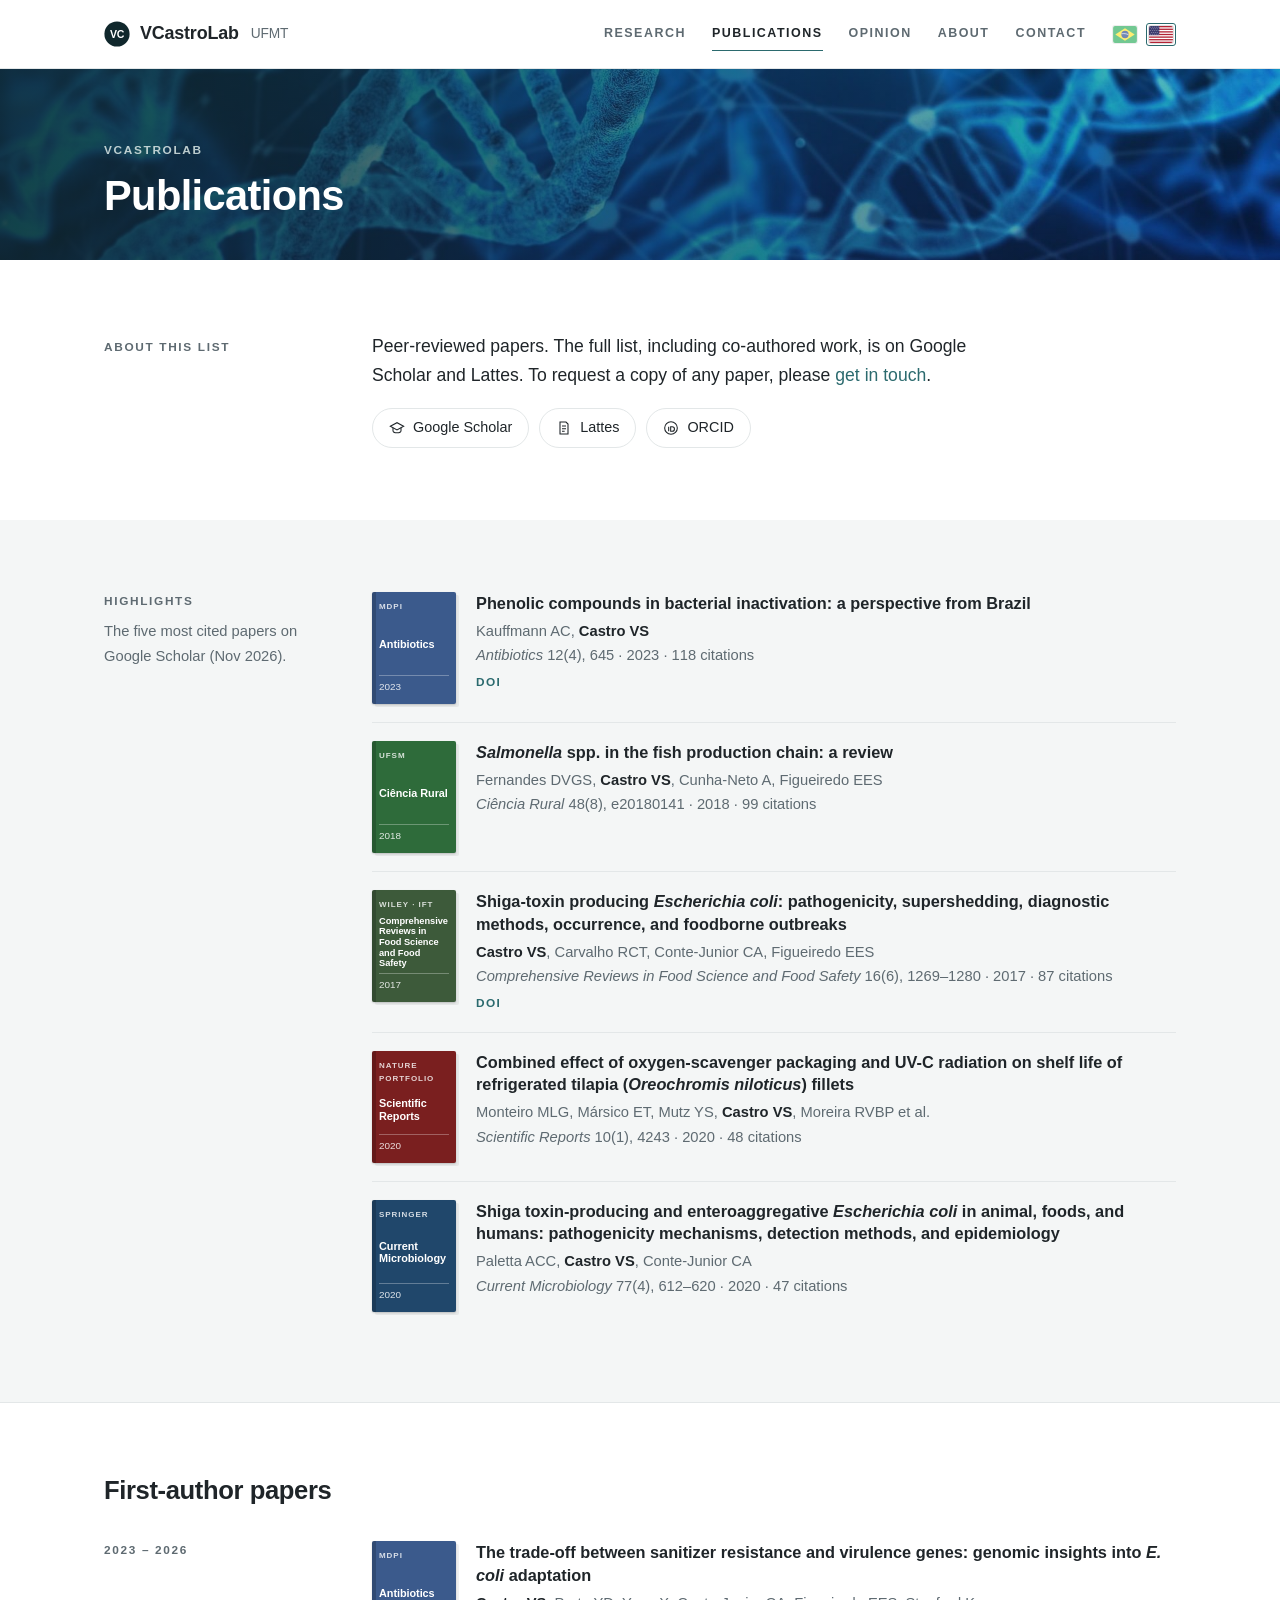
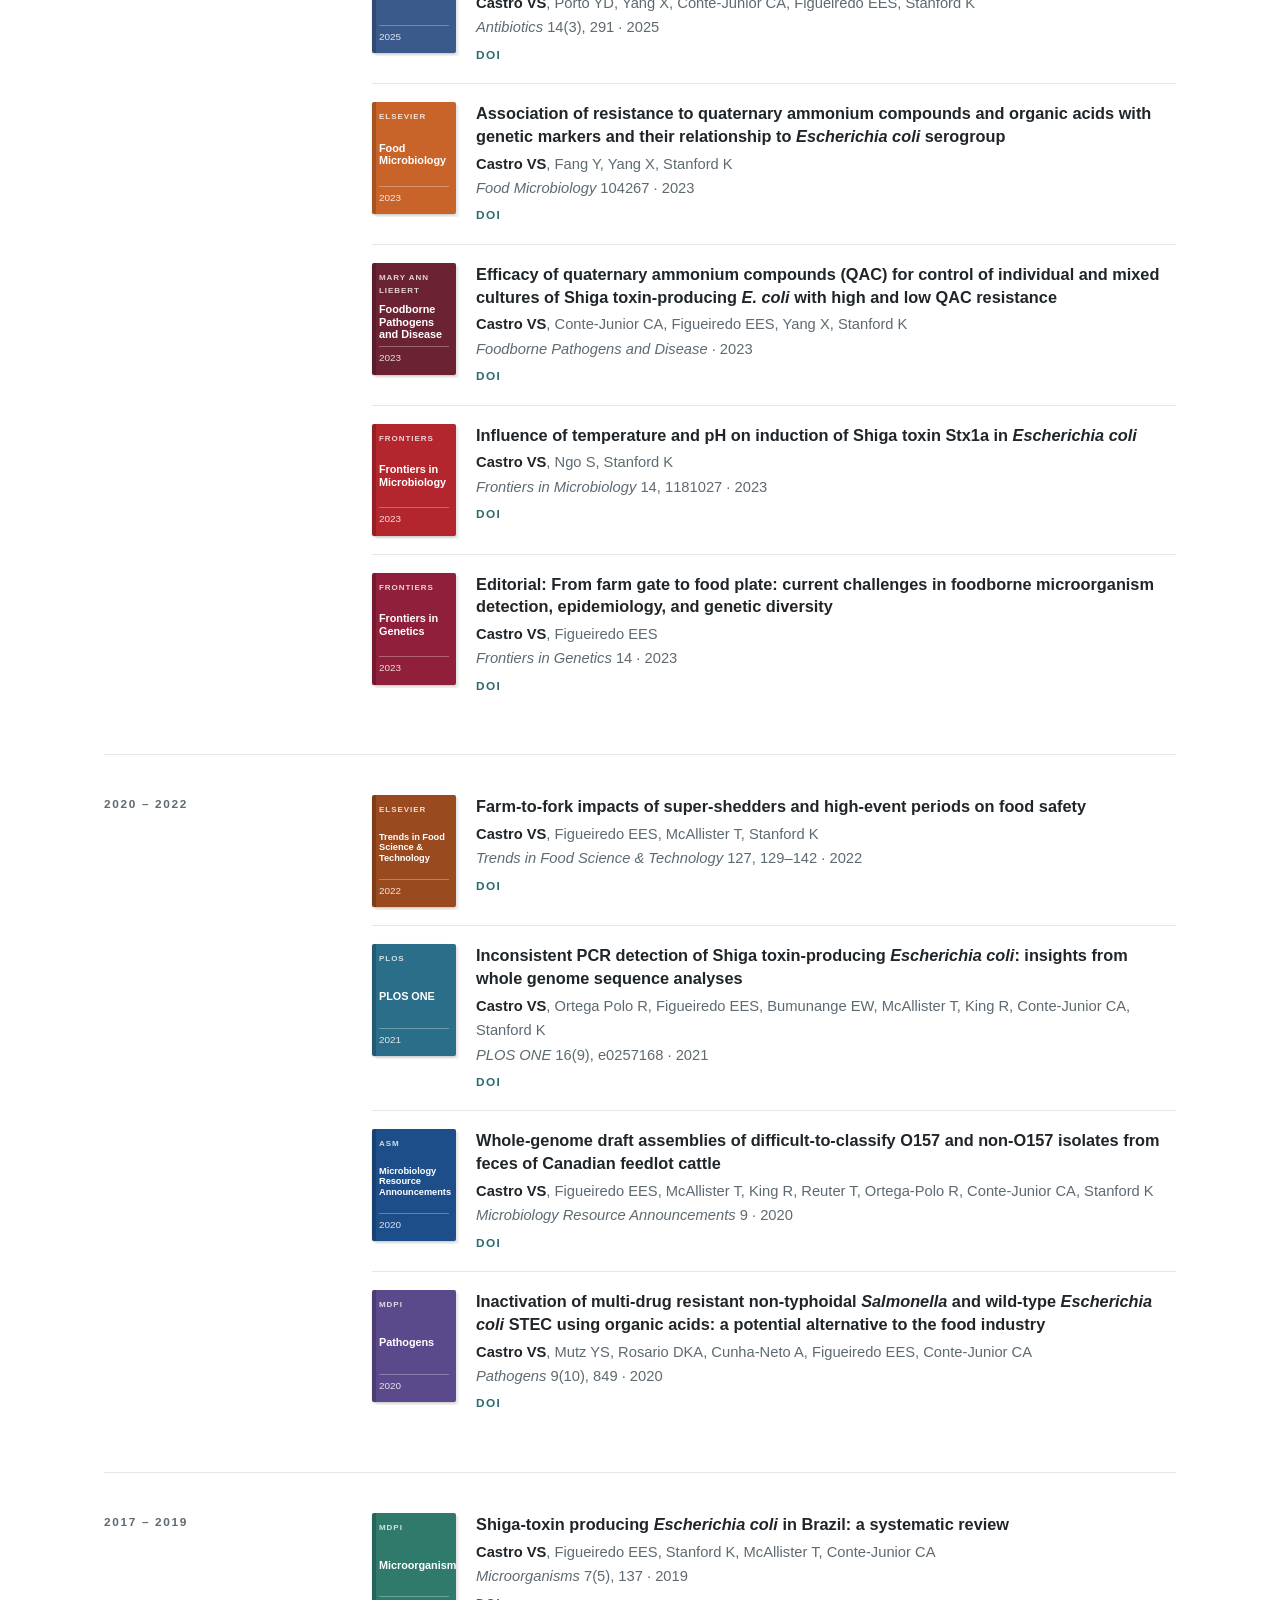
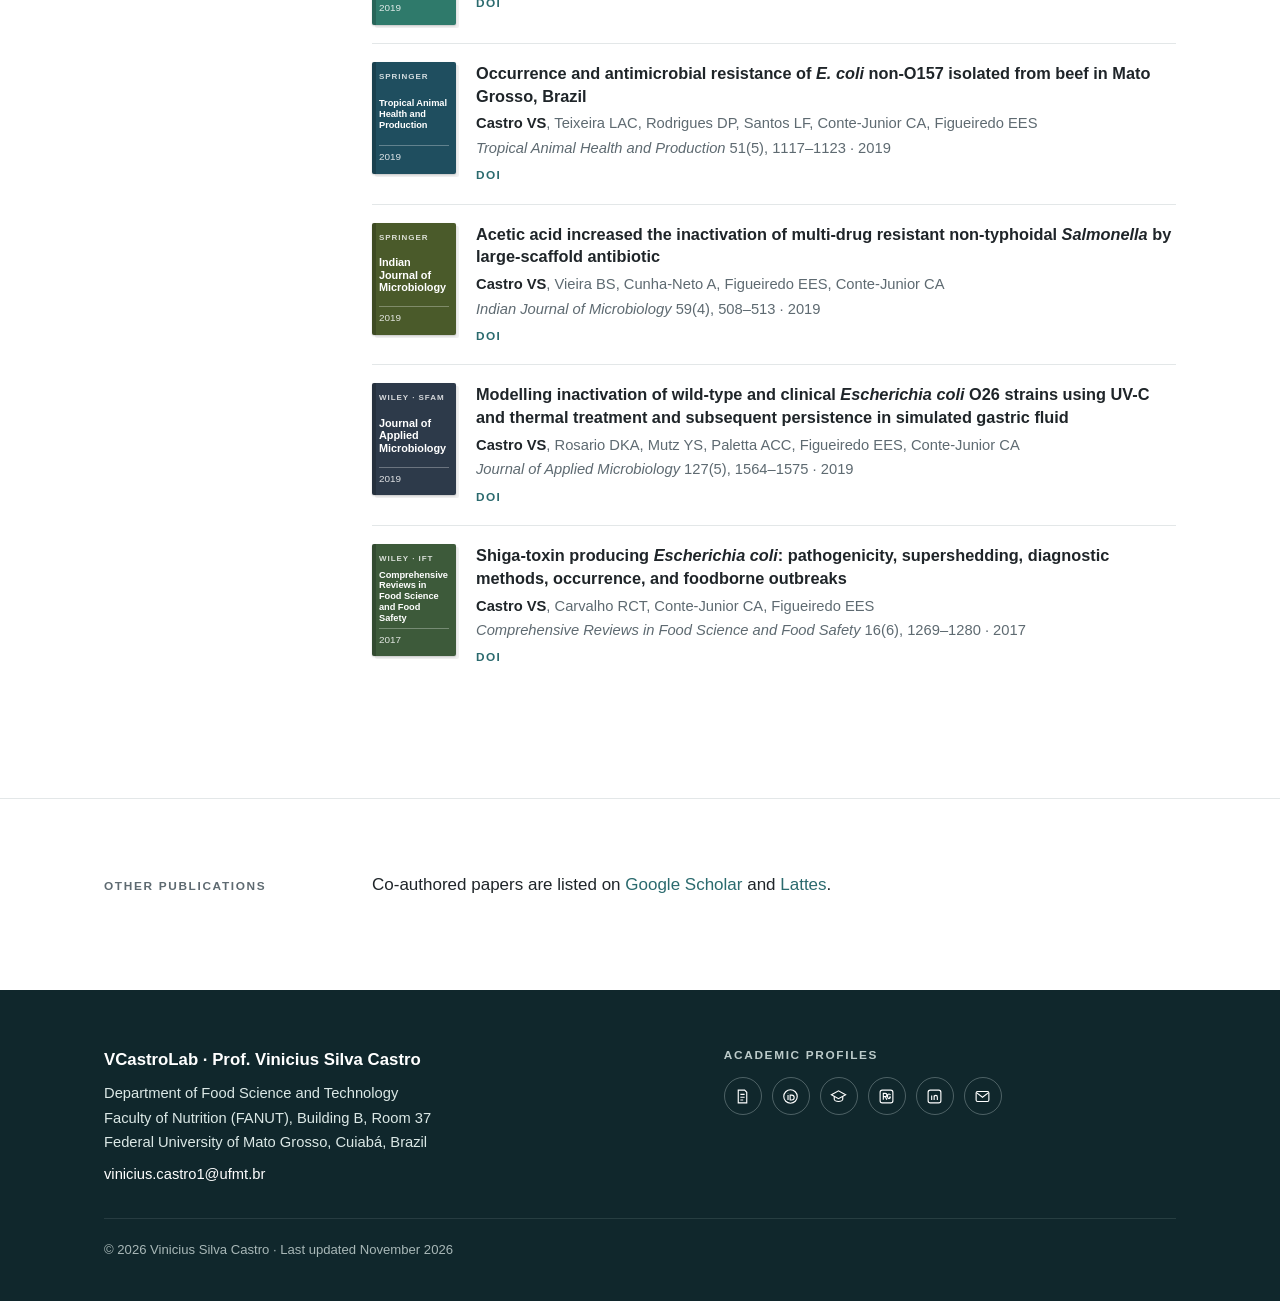
<file: publications.html>
<!DOCTYPE html>
<html lang="en"><head><meta charset="utf-8">
<meta http-equiv="refresh" content="0; url=en/publications.html">
<link rel="canonical" href="en/publications.html">
<title>VCastroLab</title></head>
<body><p>This page moved: <a href="en/publications.html">en/publications.html</a></p></body></html>
</file>
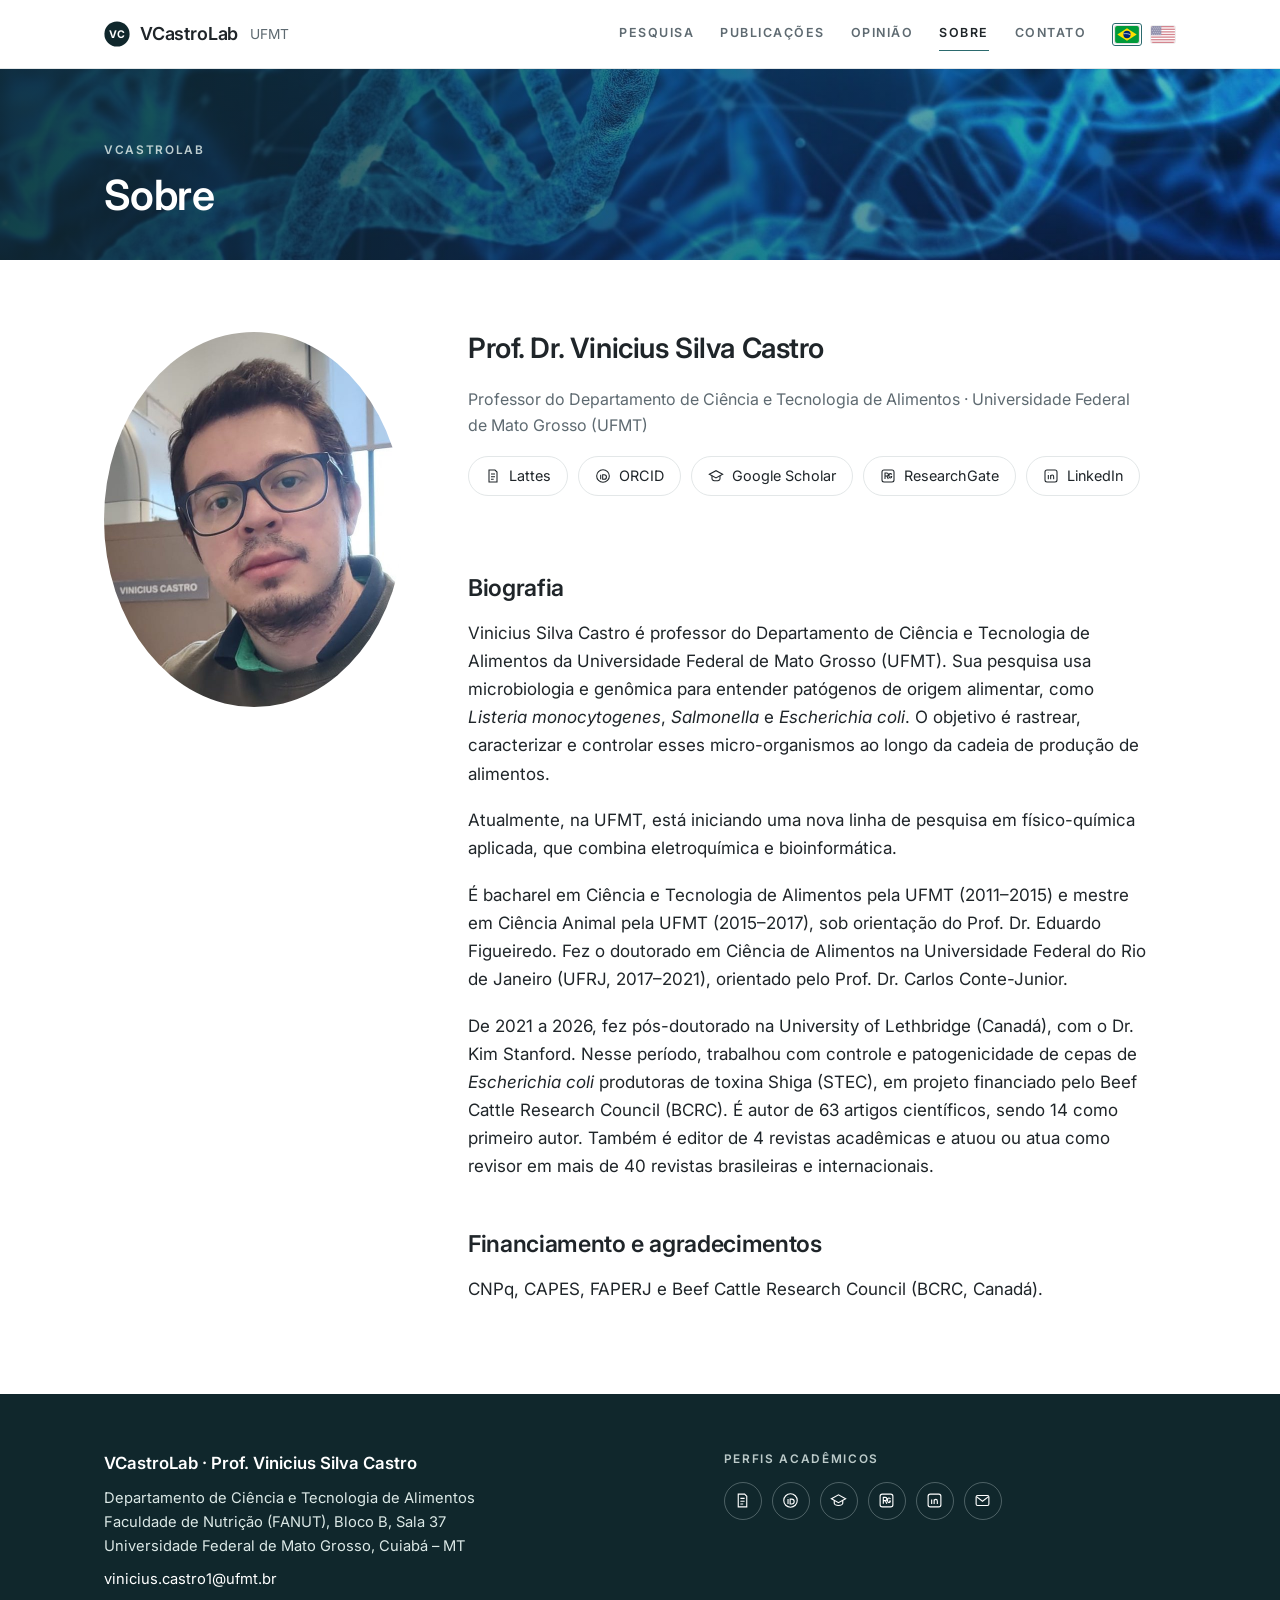
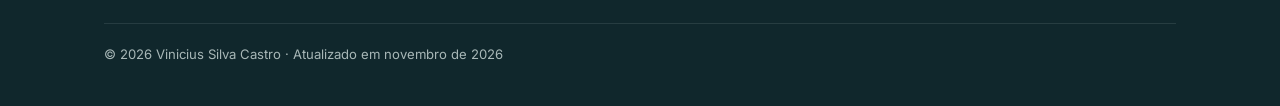
<file: sobre.html>
<!DOCTYPE html>
<html lang="pt-BR">
<head>
<meta charset="utf-8">
<meta name="viewport" content="width=device-width, initial-scale=1">
<title>Sobre · VCastroLab</title>
<meta name="description" content="VCastroLab: grupo de pesquisa do Prof. Vinicius Silva Castro (UFMT) em genômica e controle de patógenos de alimentos.">
<link rel="alternate" hreflang="en" href="en/about.html">
<link rel="icon" href="assets/img/favicon.svg" type="image/svg+xml">
<link rel="preconnect" href="https://fonts.googleapis.com">
<link rel="preconnect" href="https://fonts.gstatic.com" crossorigin>
<link href="https://fonts.googleapis.com/css2?family=Inter:wght@400;500;600&display=swap" rel="stylesheet">
<link rel="stylesheet" href="assets/style.css">
<script data-goatcounter="https://vcastrolab.goatcounter.com/count" async src="//gc.zgo.at/count.js"></script>
</head>
<body>
<a class="skip" href="#conteudo">Pular para o conteúdo</a>
<header class="site"><div class="wrap">
  <a class="brand" href="index.html"><svg viewBox="0 0 32 32" aria-hidden="true"><circle cx="16" cy="16" r="15.5" fill="#10272c"/><text x="16" y="20.6" text-anchor="middle" font-family="Inter, Arial, sans-serif" font-size="13" font-weight="700" letter-spacing="-0.4" fill="#ffffff">VC</text></svg>VCastroLab <small>UFMT</small></a>
  <nav class="menu" aria-label="Menu principal"><a href="pesquisa.html">Pesquisa</a><a href="publicacoes.html">Publicações</a><a href="opiniao.html">Opinião</a><a href="sobre.html" class="on">Sobre</a><a href="contato.html">Contato</a><span class="flags"><span class="flag on" title="Português" aria-current="true"><svg viewBox="0 0 28 20" aria-hidden="true"><rect width="28" height="20" fill="#009b3a"/><path d="M14 2.6 25.4 10 14 17.4 2.6 10z" fill="#fedf00"/><circle cx="14" cy="10" r="4.3" fill="#002776"/><path d="M9.9 9.2c2.8-.6 5.8-.2 8.2 1.1" stroke="#fff" stroke-width=".8" fill="none"/></svg></span><a class="flag" href="en/about.html" hreflang="en" lang="en" title="English" aria-label="English"><svg viewBox="0 0 28 20" aria-hidden="true"><rect width="28" height="20" fill="#fff"/><rect y="0.000" width="28" height="1.538" fill="#b22234"/><rect y="3.077" width="28" height="1.538" fill="#b22234"/><rect y="6.154" width="28" height="1.538" fill="#b22234"/><rect y="9.231" width="28" height="1.538" fill="#b22234"/><rect y="12.308" width="28" height="1.538" fill="#b22234"/><rect y="15.385" width="28" height="1.538" fill="#b22234"/><rect y="18.462" width="28" height="1.538" fill="#b22234"/><rect width="12" height="10.77" fill="#3c3b6e"/><circle cx="1.40" cy="1.20" r=".45" fill="#fff"/><circle cx="3.70" cy="1.20" r=".45" fill="#fff"/><circle cx="6.00" cy="1.20" r=".45" fill="#fff"/><circle cx="8.30" cy="1.20" r=".45" fill="#fff"/><circle cx="10.60" cy="1.20" r=".45" fill="#fff"/><circle cx="2.55" cy="3.30" r=".45" fill="#fff"/><circle cx="4.85" cy="3.30" r=".45" fill="#fff"/><circle cx="7.15" cy="3.30" r=".45" fill="#fff"/><circle cx="9.45" cy="3.30" r=".45" fill="#fff"/><circle cx="1.40" cy="5.40" r=".45" fill="#fff"/><circle cx="3.70" cy="5.40" r=".45" fill="#fff"/><circle cx="6.00" cy="5.40" r=".45" fill="#fff"/><circle cx="8.30" cy="5.40" r=".45" fill="#fff"/><circle cx="10.60" cy="5.40" r=".45" fill="#fff"/><circle cx="2.55" cy="7.50" r=".45" fill="#fff"/><circle cx="4.85" cy="7.50" r=".45" fill="#fff"/><circle cx="7.15" cy="7.50" r=".45" fill="#fff"/><circle cx="9.45" cy="7.50" r=".45" fill="#fff"/><circle cx="1.40" cy="9.60" r=".45" fill="#fff"/><circle cx="3.70" cy="9.60" r=".45" fill="#fff"/><circle cx="6.00" cy="9.60" r=".45" fill="#fff"/><circle cx="8.30" cy="9.60" r=".45" fill="#fff"/><circle cx="10.60" cy="9.60" r=".45" fill="#fff"/></svg></a></span></nav>
</div></header>
<section class="band" style="background-image:linear-gradient(90deg,rgba(16,39,44,.85),rgba(16,39,44,.25)),url('assets/img/band.jpg')"><div class="wrap">
  <div class="label light">VCastroLab</div>
  <h1>Sobre</h1>
</div></section>
<main id="conteudo">
<section class="block"><div class="wrap about">
  <div class="photo"><img src="assets/img/retrato.jpg" alt="Retrato de Vinicius Silva Castro" width="600" height="800"></div>
  <div class="prose">
    <h2 class="name" style="margin-top:0">Prof. Dr. Vinicius Silva Castro</h2>
    <p class="role">Professor do Departamento de Ciência e Tecnologia de Alimentos · Universidade Federal de Mato Grosso (UFMT)</p>
    <div class="pills"><a href="http://buscatextual.cnpq.br/buscatextual/visualizacv.do?id=K4355072J1"><svg viewBox="0 0 24 24" fill="none" stroke="currentColor" stroke-width="1.6" aria-hidden="true"><path d="M6 3h9l3 3v15H6z"/><path d="M9 9h6M9 13h6M9 17h4"/></svg>Lattes</a><a href="https://orcid.org/0000-0002-4746-0237"><svg viewBox="0 0 24 24" fill="none" stroke="currentColor" stroke-width="1.6" aria-hidden="true"><circle cx="12" cy="12" r="9.5"/><path d="M8.5 10v7M8.5 7.2v.1M11.5 10h2.2a3.5 3.5 0 0 1 0 7h-2.2z"/></svg>ORCID</a><a href="https://scholar.google.com/citations?user=b-6dklwAAAAJ"><svg viewBox="0 0 24 24" fill="none" stroke="currentColor" stroke-width="1.6" aria-hidden="true"><path d="M2 9.5 12 4l10 5.5L12 15z"/><path d="M6 11.7V16c0 1.4 2.7 3 6 3s6-1.6 6-3v-4.3"/></svg>Google Scholar</a><a href="https://www.researchgate.net/profile/Vinicius-Castro-8"><svg viewBox="0 0 24 24" fill="none" stroke="currentColor" stroke-width="1.6" aria-hidden="true"><rect x="3" y="3" width="18" height="18" rx="3"/><path d="M7.5 16.5v-9h2.7a2.3 2.3 0 0 1 0 4.6H7.5M10.3 12.1l2.2 4.4M17.5 10a2 2 0 0 0-2-1.6c-1.3 0-2 1-2 2.6v1.4c0 1.6.7 2.6 2 2.6s2-.8 2-2.2h-1.8"/></svg>ResearchGate</a><a href="https://www.linkedin.com/in/vinicius-silva-castro"><svg viewBox="0 0 24 24" fill="none" stroke="currentColor" stroke-width="1.6" aria-hidden="true"><rect x="3" y="3" width="18" height="18" rx="3"/><path d="M8 10.5V17M8 7.3v.1M11.5 17v-6.5M11.5 13.2c0-1.6 1-2.7 2.4-2.7 1.5 0 2.1 1 2.1 2.6V17"/></svg>LinkedIn</a></div>
    <div style="height:28px"></div>
    <h2>Biografia</h2>
<p>Vinicius Silva Castro é professor do Departamento de Ciência e Tecnologia de Alimentos da Universidade Federal de Mato Grosso (UFMT). Sua pesquisa usa microbiologia e genômica para entender patógenos de origem alimentar, como <i>Listeria monocytogenes</i>, <i>Salmonella</i> e <i>Escherichia coli</i>. O objetivo é rastrear, caracterizar e controlar esses micro-organismos ao longo da cadeia de produção de alimentos.</p>
<p>Atualmente, na UFMT, está iniciando uma nova linha de pesquisa em físico-química aplicada, que combina eletroquímica e bioinformática.</p>
<p>É bacharel em Ciência e Tecnologia de Alimentos pela UFMT (2011–2015) e mestre em Ciência Animal pela UFMT (2015–2017), sob orientação do Prof. Dr. Eduardo Figueiredo. Fez o doutorado em Ciência de Alimentos na Universidade Federal do Rio de Janeiro (UFRJ, 2017–2021), orientado pelo Prof. Dr. Carlos Conte-Junior.</p>
<p>De 2021 a 2026, fez pós-doutorado na University of Lethbridge (Canadá), com o Dr. Kim Stanford. Nesse período, trabalhou com controle e patogenicidade de cepas de <i>Escherichia coli</i> produtoras de toxina Shiga (STEC), em projeto financiado pelo Beef Cattle Research Council (BCRC). É autor de 63 artigos científicos, sendo 14 como primeiro autor. Também é editor de 4 revistas acadêmicas e atuou ou atua como revisor em mais de 40 revistas brasileiras e internacionais.</p>
<h2>Financiamento e agradecimentos</h2>
<p>CNPq, CAPES, FAPERJ e Beef Cattle Research Council (BCRC, Canadá).</p>
  </div>
</div></section>
</main>
<footer class="site"><div class="wrap">
  <div>
    <div class="fname">VCastroLab · Prof. Vinicius Silva Castro</div>
    <div>Departamento de Ciência e Tecnologia de Alimentos<br>Faculdade de Nutrição (FANUT), Bloco B, Sala 37<br>Universidade Federal de Mato Grosso, Cuiabá – MT</div>
    <div style="margin-top:8px"><a href="mailto:vinicius.castro1@ufmt.br">vinicius.castro1@ufmt.br</a></div>
  </div>
  <div>
    <div class="label light" style="margin-bottom:12px">Perfis acadêmicos</div>
    <div class="icons"><a href="http://buscatextual.cnpq.br/buscatextual/visualizacv.do?id=K4355072J1" title="Lattes" aria-label="Lattes"><svg viewBox="0 0 24 24" fill="none" stroke="currentColor" stroke-width="1.6" aria-hidden="true"><path d="M6 3h9l3 3v15H6z"/><path d="M9 9h6M9 13h6M9 17h4"/></svg></a><a href="https://orcid.org/0000-0002-4746-0237" title="ORCID" aria-label="ORCID"><svg viewBox="0 0 24 24" fill="none" stroke="currentColor" stroke-width="1.6" aria-hidden="true"><circle cx="12" cy="12" r="9.5"/><path d="M8.5 10v7M8.5 7.2v.1M11.5 10h2.2a3.5 3.5 0 0 1 0 7h-2.2z"/></svg></a><a href="https://scholar.google.com/citations?user=b-6dklwAAAAJ" title="Google Scholar" aria-label="Google Scholar"><svg viewBox="0 0 24 24" fill="none" stroke="currentColor" stroke-width="1.6" aria-hidden="true"><path d="M2 9.5 12 4l10 5.5L12 15z"/><path d="M6 11.7V16c0 1.4 2.7 3 6 3s6-1.6 6-3v-4.3"/></svg></a><a href="https://www.researchgate.net/profile/Vinicius-Castro-8" title="ResearchGate" aria-label="ResearchGate"><svg viewBox="0 0 24 24" fill="none" stroke="currentColor" stroke-width="1.6" aria-hidden="true"><rect x="3" y="3" width="18" height="18" rx="3"/><path d="M7.5 16.5v-9h2.7a2.3 2.3 0 0 1 0 4.6H7.5M10.3 12.1l2.2 4.4M17.5 10a2 2 0 0 0-2-1.6c-1.3 0-2 1-2 2.6v1.4c0 1.6.7 2.6 2 2.6s2-.8 2-2.2h-1.8"/></svg></a><a href="https://www.linkedin.com/in/vinicius-silva-castro" title="LinkedIn" aria-label="LinkedIn"><svg viewBox="0 0 24 24" fill="none" stroke="currentColor" stroke-width="1.6" aria-hidden="true"><rect x="3" y="3" width="18" height="18" rx="3"/><path d="M8 10.5V17M8 7.3v.1M11.5 17v-6.5M11.5 13.2c0-1.6 1-2.7 2.4-2.7 1.5 0 2.1 1 2.1 2.6V17"/></svg></a><a href="mailto:vinicius.castro1@ufmt.br" title="E-mail" aria-label="E-mail"><svg viewBox="0 0 24 24" fill="none" stroke="currentColor" stroke-width="1.6" aria-hidden="true"><rect x="3" y="5" width="18" height="14" rx="2"/><path d="m3.5 6.5 8.5 6.5 8.5-6.5"/></svg></a></div>
  </div>
  <div class="copy">© 2026 Vinicius Silva Castro · Atualizado em novembro de 2026</div>
</div></footer>
</body>
</html>
</file>
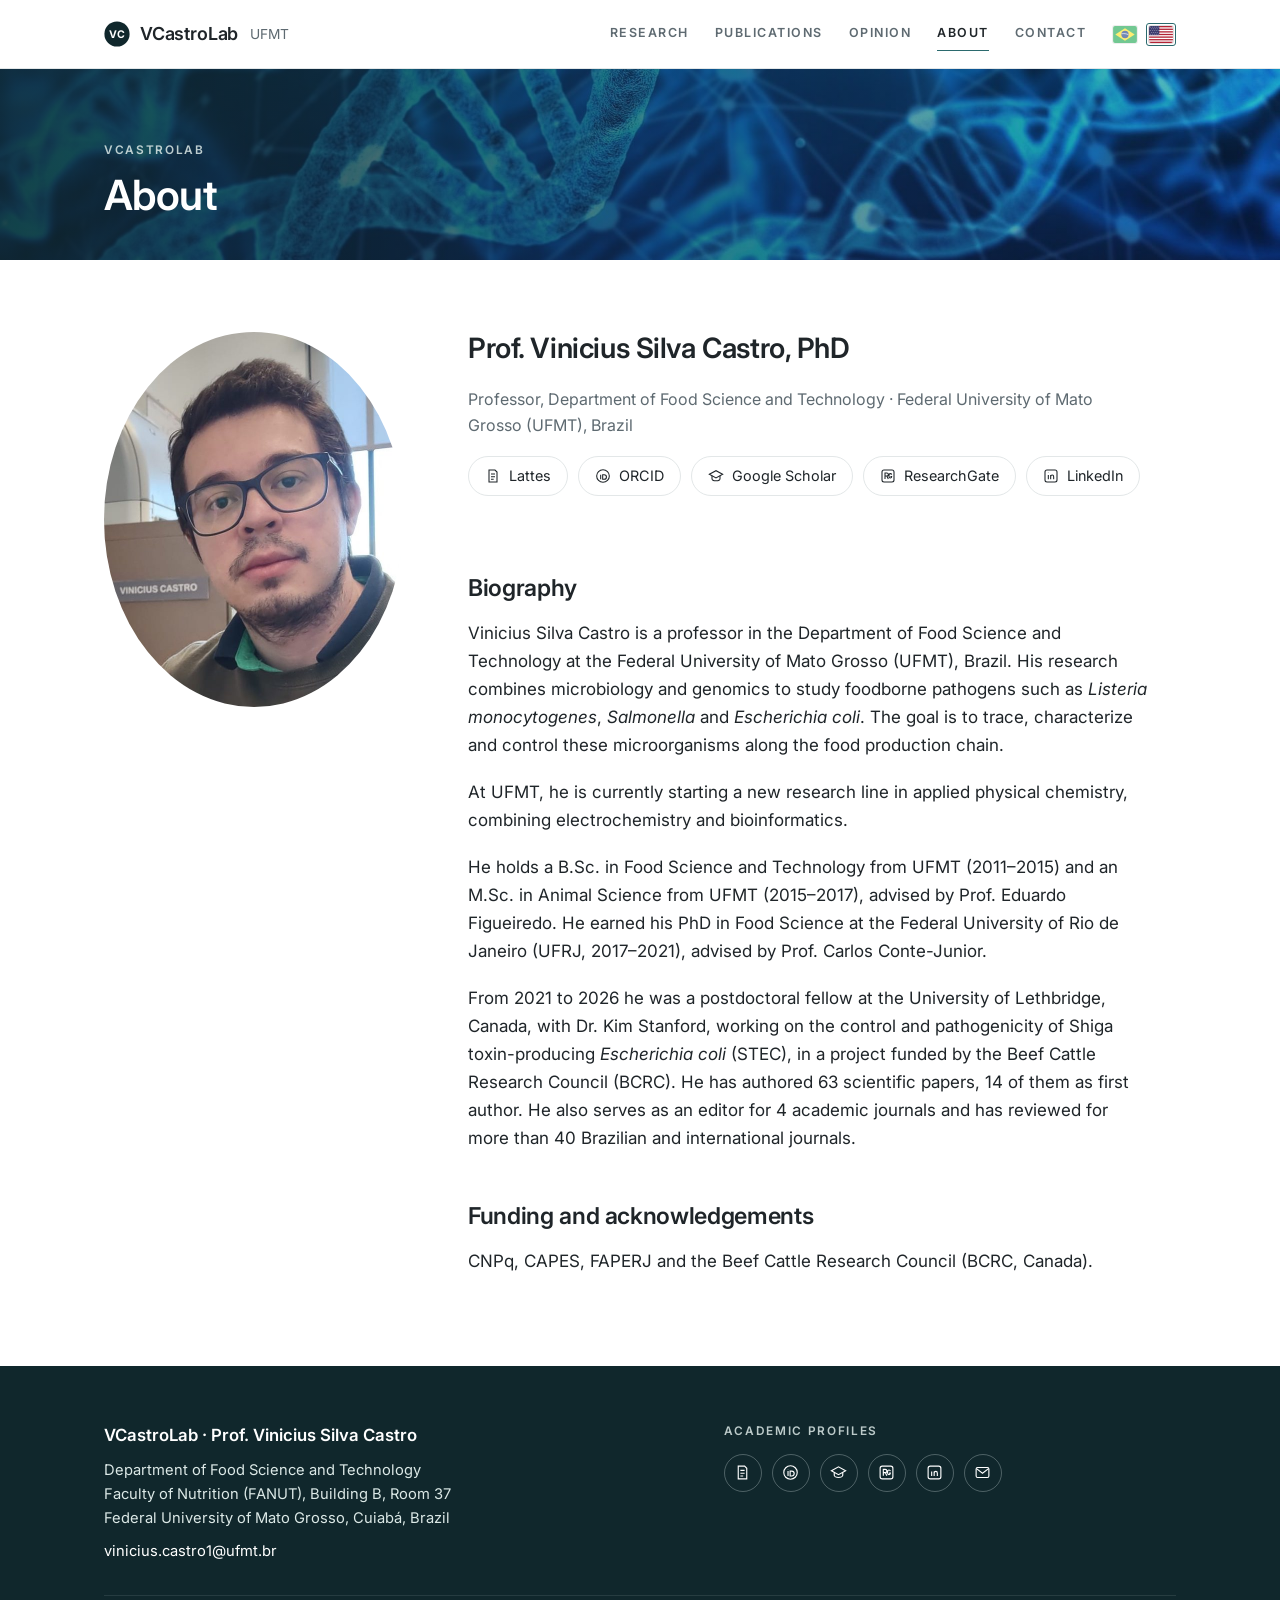
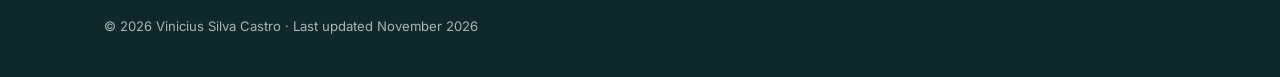
<file: en/about.html>
<!DOCTYPE html>
<html lang="en">
<head>
<meta charset="utf-8">
<meta name="viewport" content="width=device-width, initial-scale=1">
<title>About · VCastroLab</title>
<meta name="description" content="VCastroLab: research group of Prof. Vinicius Silva Castro (UFMT, Brazil) on foodborne pathogen genomics and control.">
<link rel="alternate" hreflang="pt" href="../sobre.html">
<link rel="icon" href="../assets/img/favicon.svg" type="image/svg+xml">
<link rel="preconnect" href="https://fonts.googleapis.com">
<link rel="preconnect" href="https://fonts.gstatic.com" crossorigin>
<link href="https://fonts.googleapis.com/css2?family=Inter:wght@400;500;600&display=swap" rel="stylesheet">
<link rel="stylesheet" href="../assets/style.css">
<script data-goatcounter="https://vcastrolab.goatcounter.com/count" async src="//gc.zgo.at/count.js"></script>
</head>
<body>
<a class="skip" href="#conteudo">Skip to content</a>
<header class="site"><div class="wrap">
  <a class="brand" href="index.html"><svg viewBox="0 0 32 32" aria-hidden="true"><circle cx="16" cy="16" r="15.5" fill="#10272c"/><text x="16" y="20.6" text-anchor="middle" font-family="Inter, Arial, sans-serif" font-size="13" font-weight="700" letter-spacing="-0.4" fill="#ffffff">VC</text></svg>VCastroLab <small>UFMT</small></a>
  <nav class="menu" aria-label="Main menu"><a href="research.html">Research</a><a href="publications.html">Publications</a><a href="opinion.html">Opinion</a><a href="about.html" class="on">About</a><a href="contact.html">Contact</a><span class="flags"><a class="flag" href="../sobre.html" hreflang="pt" lang="pt" title="Português" aria-label="Português"><svg viewBox="0 0 28 20" aria-hidden="true"><rect width="28" height="20" fill="#009b3a"/><path d="M14 2.6 25.4 10 14 17.4 2.6 10z" fill="#fedf00"/><circle cx="14" cy="10" r="4.3" fill="#002776"/><path d="M9.9 9.2c2.8-.6 5.8-.2 8.2 1.1" stroke="#fff" stroke-width=".8" fill="none"/></svg></a><span class="flag on" title="English" aria-current="true"><svg viewBox="0 0 28 20" aria-hidden="true"><rect width="28" height="20" fill="#fff"/><rect y="0.000" width="28" height="1.538" fill="#b22234"/><rect y="3.077" width="28" height="1.538" fill="#b22234"/><rect y="6.154" width="28" height="1.538" fill="#b22234"/><rect y="9.231" width="28" height="1.538" fill="#b22234"/><rect y="12.308" width="28" height="1.538" fill="#b22234"/><rect y="15.385" width="28" height="1.538" fill="#b22234"/><rect y="18.462" width="28" height="1.538" fill="#b22234"/><rect width="12" height="10.77" fill="#3c3b6e"/><circle cx="1.40" cy="1.20" r=".45" fill="#fff"/><circle cx="3.70" cy="1.20" r=".45" fill="#fff"/><circle cx="6.00" cy="1.20" r=".45" fill="#fff"/><circle cx="8.30" cy="1.20" r=".45" fill="#fff"/><circle cx="10.60" cy="1.20" r=".45" fill="#fff"/><circle cx="2.55" cy="3.30" r=".45" fill="#fff"/><circle cx="4.85" cy="3.30" r=".45" fill="#fff"/><circle cx="7.15" cy="3.30" r=".45" fill="#fff"/><circle cx="9.45" cy="3.30" r=".45" fill="#fff"/><circle cx="1.40" cy="5.40" r=".45" fill="#fff"/><circle cx="3.70" cy="5.40" r=".45" fill="#fff"/><circle cx="6.00" cy="5.40" r=".45" fill="#fff"/><circle cx="8.30" cy="5.40" r=".45" fill="#fff"/><circle cx="10.60" cy="5.40" r=".45" fill="#fff"/><circle cx="2.55" cy="7.50" r=".45" fill="#fff"/><circle cx="4.85" cy="7.50" r=".45" fill="#fff"/><circle cx="7.15" cy="7.50" r=".45" fill="#fff"/><circle cx="9.45" cy="7.50" r=".45" fill="#fff"/><circle cx="1.40" cy="9.60" r=".45" fill="#fff"/><circle cx="3.70" cy="9.60" r=".45" fill="#fff"/><circle cx="6.00" cy="9.60" r=".45" fill="#fff"/><circle cx="8.30" cy="9.60" r=".45" fill="#fff"/><circle cx="10.60" cy="9.60" r=".45" fill="#fff"/></svg></span></span></nav>
</div></header>
<section class="band" style="background-image:linear-gradient(90deg,rgba(16,39,44,.85),rgba(16,39,44,.25)),url('../assets/img/band.jpg')"><div class="wrap">
  <div class="label light">VCastroLab</div>
  <h1>About</h1>
</div></section>
<main id="conteudo">
<section class="block"><div class="wrap about">
  <div class="photo"><img src="../assets/img/retrato.jpg" alt="Portrait of Vinicius Silva Castro" width="600" height="800"></div>
  <div class="prose">
    <h2 class="name" style="margin-top:0">Prof. Vinicius Silva Castro, PhD</h2>
    <p class="role">Professor, Department of Food Science and Technology · Federal University of Mato Grosso (UFMT), Brazil</p>
    <div class="pills"><a href="http://buscatextual.cnpq.br/buscatextual/visualizacv.do?id=K4355072J1"><svg viewBox="0 0 24 24" fill="none" stroke="currentColor" stroke-width="1.6" aria-hidden="true"><path d="M6 3h9l3 3v15H6z"/><path d="M9 9h6M9 13h6M9 17h4"/></svg>Lattes</a><a href="https://orcid.org/0000-0002-4746-0237"><svg viewBox="0 0 24 24" fill="none" stroke="currentColor" stroke-width="1.6" aria-hidden="true"><circle cx="12" cy="12" r="9.5"/><path d="M8.5 10v7M8.5 7.2v.1M11.5 10h2.2a3.5 3.5 0 0 1 0 7h-2.2z"/></svg>ORCID</a><a href="https://scholar.google.com/citations?user=b-6dklwAAAAJ"><svg viewBox="0 0 24 24" fill="none" stroke="currentColor" stroke-width="1.6" aria-hidden="true"><path d="M2 9.5 12 4l10 5.5L12 15z"/><path d="M6 11.7V16c0 1.4 2.7 3 6 3s6-1.6 6-3v-4.3"/></svg>Google Scholar</a><a href="https://www.researchgate.net/profile/Vinicius-Castro-8"><svg viewBox="0 0 24 24" fill="none" stroke="currentColor" stroke-width="1.6" aria-hidden="true"><rect x="3" y="3" width="18" height="18" rx="3"/><path d="M7.5 16.5v-9h2.7a2.3 2.3 0 0 1 0 4.6H7.5M10.3 12.1l2.2 4.4M17.5 10a2 2 0 0 0-2-1.6c-1.3 0-2 1-2 2.6v1.4c0 1.6.7 2.6 2 2.6s2-.8 2-2.2h-1.8"/></svg>ResearchGate</a><a href="https://www.linkedin.com/in/vinicius-silva-castro"><svg viewBox="0 0 24 24" fill="none" stroke="currentColor" stroke-width="1.6" aria-hidden="true"><rect x="3" y="3" width="18" height="18" rx="3"/><path d="M8 10.5V17M8 7.3v.1M11.5 17v-6.5M11.5 13.2c0-1.6 1-2.7 2.4-2.7 1.5 0 2.1 1 2.1 2.6V17"/></svg>LinkedIn</a></div>
    <div style="height:28px"></div>
    <h2>Biography</h2>
<p>Vinicius Silva Castro is a professor in the Department of Food Science and Technology at the Federal University of Mato Grosso (UFMT), Brazil. His research combines microbiology and genomics to study foodborne pathogens such as <i>Listeria monocytogenes</i>, <i>Salmonella</i> and <i>Escherichia coli</i>. The goal is to trace, characterize and control these microorganisms along the food production chain.</p>
<p>At UFMT, he is currently starting a new research line in applied physical chemistry, combining electrochemistry and bioinformatics.</p>
<p>He holds a B.Sc. in Food Science and Technology from UFMT (2011–2015) and an M.Sc. in Animal Science from UFMT (2015–2017), advised by Prof. Eduardo Figueiredo. He earned his PhD in Food Science at the Federal University of Rio de Janeiro (UFRJ, 2017–2021), advised by Prof. Carlos Conte-Junior.</p>
<p>From 2021 to 2026 he was a postdoctoral fellow at the University of Lethbridge, Canada, with Dr. Kim Stanford, working on the control and pathogenicity of Shiga toxin-producing <i>Escherichia coli</i> (STEC), in a project funded by the Beef Cattle Research Council (BCRC). He has authored 63 scientific papers, 14 of them as first author. He also serves as an editor for 4 academic journals and has reviewed for more than 40 Brazilian and international journals.</p>
<h2>Funding and acknowledgements</h2>
<p>CNPq, CAPES, FAPERJ and the Beef Cattle Research Council (BCRC, Canada).</p>
  </div>
</div></section>
</main>
<footer class="site"><div class="wrap">
  <div>
    <div class="fname">VCastroLab · Prof. Vinicius Silva Castro</div>
    <div>Department of Food Science and Technology<br>Faculty of Nutrition (FANUT), Building B, Room 37<br>Federal University of Mato Grosso, Cuiabá, Brazil</div>
    <div style="margin-top:8px"><a href="mailto:vinicius.castro1@ufmt.br">vinicius.castro1@ufmt.br</a></div>
  </div>
  <div>
    <div class="label light" style="margin-bottom:12px">Academic profiles</div>
    <div class="icons"><a href="http://buscatextual.cnpq.br/buscatextual/visualizacv.do?id=K4355072J1" title="Lattes" aria-label="Lattes"><svg viewBox="0 0 24 24" fill="none" stroke="currentColor" stroke-width="1.6" aria-hidden="true"><path d="M6 3h9l3 3v15H6z"/><path d="M9 9h6M9 13h6M9 17h4"/></svg></a><a href="https://orcid.org/0000-0002-4746-0237" title="ORCID" aria-label="ORCID"><svg viewBox="0 0 24 24" fill="none" stroke="currentColor" stroke-width="1.6" aria-hidden="true"><circle cx="12" cy="12" r="9.5"/><path d="M8.5 10v7M8.5 7.2v.1M11.5 10h2.2a3.5 3.5 0 0 1 0 7h-2.2z"/></svg></a><a href="https://scholar.google.com/citations?user=b-6dklwAAAAJ" title="Google Scholar" aria-label="Google Scholar"><svg viewBox="0 0 24 24" fill="none" stroke="currentColor" stroke-width="1.6" aria-hidden="true"><path d="M2 9.5 12 4l10 5.5L12 15z"/><path d="M6 11.7V16c0 1.4 2.7 3 6 3s6-1.6 6-3v-4.3"/></svg></a><a href="https://www.researchgate.net/profile/Vinicius-Castro-8" title="ResearchGate" aria-label="ResearchGate"><svg viewBox="0 0 24 24" fill="none" stroke="currentColor" stroke-width="1.6" aria-hidden="true"><rect x="3" y="3" width="18" height="18" rx="3"/><path d="M7.5 16.5v-9h2.7a2.3 2.3 0 0 1 0 4.6H7.5M10.3 12.1l2.2 4.4M17.5 10a2 2 0 0 0-2-1.6c-1.3 0-2 1-2 2.6v1.4c0 1.6.7 2.6 2 2.6s2-.8 2-2.2h-1.8"/></svg></a><a href="https://www.linkedin.com/in/vinicius-silva-castro" title="LinkedIn" aria-label="LinkedIn"><svg viewBox="0 0 24 24" fill="none" stroke="currentColor" stroke-width="1.6" aria-hidden="true"><rect x="3" y="3" width="18" height="18" rx="3"/><path d="M8 10.5V17M8 7.3v.1M11.5 17v-6.5M11.5 13.2c0-1.6 1-2.7 2.4-2.7 1.5 0 2.1 1 2.1 2.6V17"/></svg></a><a href="mailto:vinicius.castro1@ufmt.br" title="E-mail" aria-label="E-mail"><svg viewBox="0 0 24 24" fill="none" stroke="currentColor" stroke-width="1.6" aria-hidden="true"><rect x="3" y="5" width="18" height="14" rx="2"/><path d="m3.5 6.5 8.5 6.5 8.5-6.5"/></svg></a></div>
  </div>
  <div class="copy">© 2026 Vinicius Silva Castro · Last updated November 2026</div>
</div></footer>
</body>
</html>
</file>
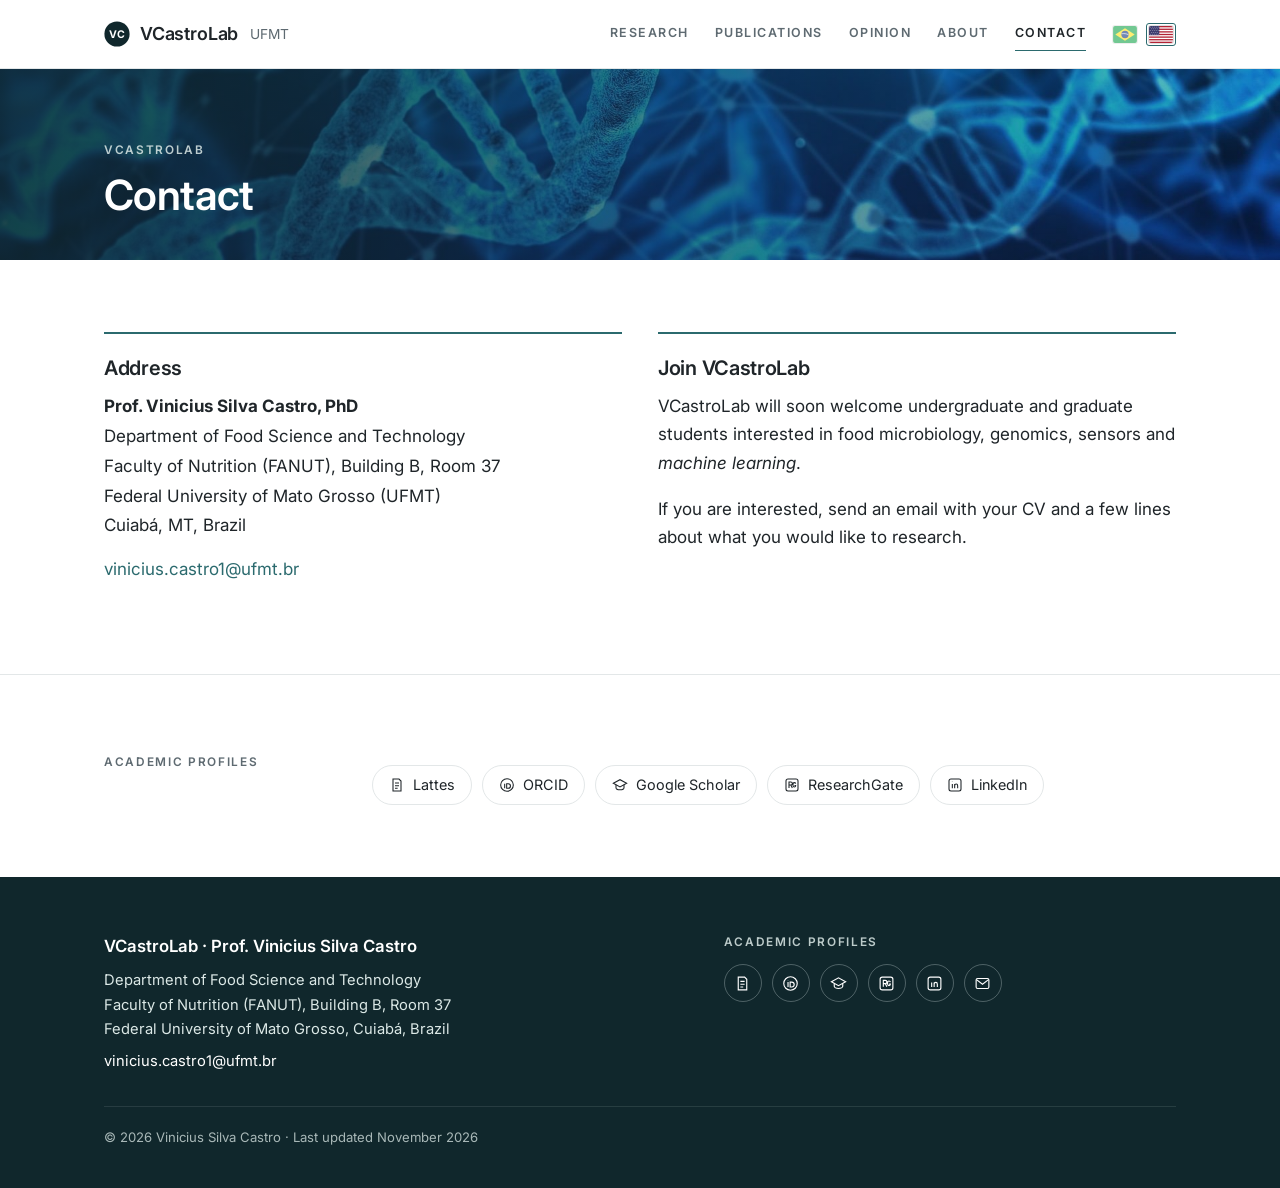
<file: en/contact.html>
<!DOCTYPE html>
<html lang="en">
<head>
<meta charset="utf-8">
<meta name="viewport" content="width=device-width, initial-scale=1">
<title>Contact · VCastroLab</title>
<meta name="description" content="VCastroLab: research group of Prof. Vinicius Silva Castro (UFMT, Brazil) on foodborne pathogen genomics and control.">
<link rel="alternate" hreflang="pt" href="../contato.html">
<link rel="icon" href="../assets/img/favicon.svg" type="image/svg+xml">
<link rel="preconnect" href="https://fonts.googleapis.com">
<link rel="preconnect" href="https://fonts.gstatic.com" crossorigin>
<link href="https://fonts.googleapis.com/css2?family=Inter:wght@400;500;600&display=swap" rel="stylesheet">
<link rel="stylesheet" href="../assets/style.css">
<script data-goatcounter="https://vcastrolab.goatcounter.com/count" async src="//gc.zgo.at/count.js"></script>
</head>
<body>
<a class="skip" href="#conteudo">Skip to content</a>
<header class="site"><div class="wrap">
  <a class="brand" href="index.html"><svg viewBox="0 0 32 32" aria-hidden="true"><circle cx="16" cy="16" r="15.5" fill="#10272c"/><text x="16" y="20.6" text-anchor="middle" font-family="Inter, Arial, sans-serif" font-size="13" font-weight="700" letter-spacing="-0.4" fill="#ffffff">VC</text></svg>VCastroLab <small>UFMT</small></a>
  <nav class="menu" aria-label="Main menu"><a href="research.html">Research</a><a href="publications.html">Publications</a><a href="opinion.html">Opinion</a><a href="about.html">About</a><a href="contact.html" class="on">Contact</a><span class="flags"><a class="flag" href="../contato.html" hreflang="pt" lang="pt" title="Português" aria-label="Português"><svg viewBox="0 0 28 20" aria-hidden="true"><rect width="28" height="20" fill="#009b3a"/><path d="M14 2.6 25.4 10 14 17.4 2.6 10z" fill="#fedf00"/><circle cx="14" cy="10" r="4.3" fill="#002776"/><path d="M9.9 9.2c2.8-.6 5.8-.2 8.2 1.1" stroke="#fff" stroke-width=".8" fill="none"/></svg></a><span class="flag on" title="English" aria-current="true"><svg viewBox="0 0 28 20" aria-hidden="true"><rect width="28" height="20" fill="#fff"/><rect y="0.000" width="28" height="1.538" fill="#b22234"/><rect y="3.077" width="28" height="1.538" fill="#b22234"/><rect y="6.154" width="28" height="1.538" fill="#b22234"/><rect y="9.231" width="28" height="1.538" fill="#b22234"/><rect y="12.308" width="28" height="1.538" fill="#b22234"/><rect y="15.385" width="28" height="1.538" fill="#b22234"/><rect y="18.462" width="28" height="1.538" fill="#b22234"/><rect width="12" height="10.77" fill="#3c3b6e"/><circle cx="1.40" cy="1.20" r=".45" fill="#fff"/><circle cx="3.70" cy="1.20" r=".45" fill="#fff"/><circle cx="6.00" cy="1.20" r=".45" fill="#fff"/><circle cx="8.30" cy="1.20" r=".45" fill="#fff"/><circle cx="10.60" cy="1.20" r=".45" fill="#fff"/><circle cx="2.55" cy="3.30" r=".45" fill="#fff"/><circle cx="4.85" cy="3.30" r=".45" fill="#fff"/><circle cx="7.15" cy="3.30" r=".45" fill="#fff"/><circle cx="9.45" cy="3.30" r=".45" fill="#fff"/><circle cx="1.40" cy="5.40" r=".45" fill="#fff"/><circle cx="3.70" cy="5.40" r=".45" fill="#fff"/><circle cx="6.00" cy="5.40" r=".45" fill="#fff"/><circle cx="8.30" cy="5.40" r=".45" fill="#fff"/><circle cx="10.60" cy="5.40" r=".45" fill="#fff"/><circle cx="2.55" cy="7.50" r=".45" fill="#fff"/><circle cx="4.85" cy="7.50" r=".45" fill="#fff"/><circle cx="7.15" cy="7.50" r=".45" fill="#fff"/><circle cx="9.45" cy="7.50" r=".45" fill="#fff"/><circle cx="1.40" cy="9.60" r=".45" fill="#fff"/><circle cx="3.70" cy="9.60" r=".45" fill="#fff"/><circle cx="6.00" cy="9.60" r=".45" fill="#fff"/><circle cx="8.30" cy="9.60" r=".45" fill="#fff"/><circle cx="10.60" cy="9.60" r=".45" fill="#fff"/></svg></span></span></nav>
</div></header>
<section class="band" style="background-image:linear-gradient(90deg,rgba(16,39,44,.85),rgba(16,39,44,.25)),url('../assets/img/band.jpg')"><div class="wrap">
  <div class="label light">VCastroLab</div>
  <h1>Contact</h1>
</div></section>
<main id="conteudo">
<section class="block"><div class="wrap">
  <div class="contact-grid"><div class="panel"><h2>Address</h2><address><b>Prof. Vinicius Silva Castro, PhD</b><br>Department of Food Science and Technology<br>Faculty of Nutrition (FANUT), Building B, Room 37<br>Federal University of Mato Grosso (UFMT)<br>Cuiabá, MT, Brazil</address><p style="margin-top:14px"><a href="mailto:vinicius.castro1@ufmt.br">vinicius.castro1@ufmt.br</a></p></div><div class="panel"><h2>Join VCastroLab</h2><p>VCastroLab will soon welcome undergraduate and graduate students interested in food microbiology, genomics, sensors and <i>machine learning</i>.</p><p>If you are interested, send an email with your CV and a few lines about what you would like to research.</p></div></div>
</div></section>
<section class="block"><div class="wrap split">
  <div class="label">Academic profiles</div>
  <div class="pills"><a href="http://buscatextual.cnpq.br/buscatextual/visualizacv.do?id=K4355072J1"><svg viewBox="0 0 24 24" fill="none" stroke="currentColor" stroke-width="1.6" aria-hidden="true"><path d="M6 3h9l3 3v15H6z"/><path d="M9 9h6M9 13h6M9 17h4"/></svg>Lattes</a><a href="https://orcid.org/0000-0002-4746-0237"><svg viewBox="0 0 24 24" fill="none" stroke="currentColor" stroke-width="1.6" aria-hidden="true"><circle cx="12" cy="12" r="9.5"/><path d="M8.5 10v7M8.5 7.2v.1M11.5 10h2.2a3.5 3.5 0 0 1 0 7h-2.2z"/></svg>ORCID</a><a href="https://scholar.google.com/citations?user=b-6dklwAAAAJ"><svg viewBox="0 0 24 24" fill="none" stroke="currentColor" stroke-width="1.6" aria-hidden="true"><path d="M2 9.5 12 4l10 5.5L12 15z"/><path d="M6 11.7V16c0 1.4 2.7 3 6 3s6-1.6 6-3v-4.3"/></svg>Google Scholar</a><a href="https://www.researchgate.net/profile/Vinicius-Castro-8"><svg viewBox="0 0 24 24" fill="none" stroke="currentColor" stroke-width="1.6" aria-hidden="true"><rect x="3" y="3" width="18" height="18" rx="3"/><path d="M7.5 16.5v-9h2.7a2.3 2.3 0 0 1 0 4.6H7.5M10.3 12.1l2.2 4.4M17.5 10a2 2 0 0 0-2-1.6c-1.3 0-2 1-2 2.6v1.4c0 1.6.7 2.6 2 2.6s2-.8 2-2.2h-1.8"/></svg>ResearchGate</a><a href="https://www.linkedin.com/in/vinicius-silva-castro"><svg viewBox="0 0 24 24" fill="none" stroke="currentColor" stroke-width="1.6" aria-hidden="true"><rect x="3" y="3" width="18" height="18" rx="3"/><path d="M8 10.5V17M8 7.3v.1M11.5 17v-6.5M11.5 13.2c0-1.6 1-2.7 2.4-2.7 1.5 0 2.1 1 2.1 2.6V17"/></svg>LinkedIn</a></div>
</div></section>
</main>
<footer class="site"><div class="wrap">
  <div>
    <div class="fname">VCastroLab · Prof. Vinicius Silva Castro</div>
    <div>Department of Food Science and Technology<br>Faculty of Nutrition (FANUT), Building B, Room 37<br>Federal University of Mato Grosso, Cuiabá, Brazil</div>
    <div style="margin-top:8px"><a href="mailto:vinicius.castro1@ufmt.br">vinicius.castro1@ufmt.br</a></div>
  </div>
  <div>
    <div class="label light" style="margin-bottom:12px">Academic profiles</div>
    <div class="icons"><a href="http://buscatextual.cnpq.br/buscatextual/visualizacv.do?id=K4355072J1" title="Lattes" aria-label="Lattes"><svg viewBox="0 0 24 24" fill="none" stroke="currentColor" stroke-width="1.6" aria-hidden="true"><path d="M6 3h9l3 3v15H6z"/><path d="M9 9h6M9 13h6M9 17h4"/></svg></a><a href="https://orcid.org/0000-0002-4746-0237" title="ORCID" aria-label="ORCID"><svg viewBox="0 0 24 24" fill="none" stroke="currentColor" stroke-width="1.6" aria-hidden="true"><circle cx="12" cy="12" r="9.5"/><path d="M8.5 10v7M8.5 7.2v.1M11.5 10h2.2a3.5 3.5 0 0 1 0 7h-2.2z"/></svg></a><a href="https://scholar.google.com/citations?user=b-6dklwAAAAJ" title="Google Scholar" aria-label="Google Scholar"><svg viewBox="0 0 24 24" fill="none" stroke="currentColor" stroke-width="1.6" aria-hidden="true"><path d="M2 9.5 12 4l10 5.5L12 15z"/><path d="M6 11.7V16c0 1.4 2.7 3 6 3s6-1.6 6-3v-4.3"/></svg></a><a href="https://www.researchgate.net/profile/Vinicius-Castro-8" title="ResearchGate" aria-label="ResearchGate"><svg viewBox="0 0 24 24" fill="none" stroke="currentColor" stroke-width="1.6" aria-hidden="true"><rect x="3" y="3" width="18" height="18" rx="3"/><path d="M7.5 16.5v-9h2.7a2.3 2.3 0 0 1 0 4.6H7.5M10.3 12.1l2.2 4.4M17.5 10a2 2 0 0 0-2-1.6c-1.3 0-2 1-2 2.6v1.4c0 1.6.7 2.6 2 2.6s2-.8 2-2.2h-1.8"/></svg></a><a href="https://www.linkedin.com/in/vinicius-silva-castro" title="LinkedIn" aria-label="LinkedIn"><svg viewBox="0 0 24 24" fill="none" stroke="currentColor" stroke-width="1.6" aria-hidden="true"><rect x="3" y="3" width="18" height="18" rx="3"/><path d="M8 10.5V17M8 7.3v.1M11.5 17v-6.5M11.5 13.2c0-1.6 1-2.7 2.4-2.7 1.5 0 2.1 1 2.1 2.6V17"/></svg></a><a href="mailto:vinicius.castro1@ufmt.br" title="E-mail" aria-label="E-mail"><svg viewBox="0 0 24 24" fill="none" stroke="currentColor" stroke-width="1.6" aria-hidden="true"><rect x="3" y="5" width="18" height="14" rx="2"/><path d="m3.5 6.5 8.5 6.5 8.5-6.5"/></svg></a></div>
  </div>
  <div class="copy">© 2026 Vinicius Silva Castro · Last updated November 2026</div>
</div></footer>
</body>
</html>
</file>
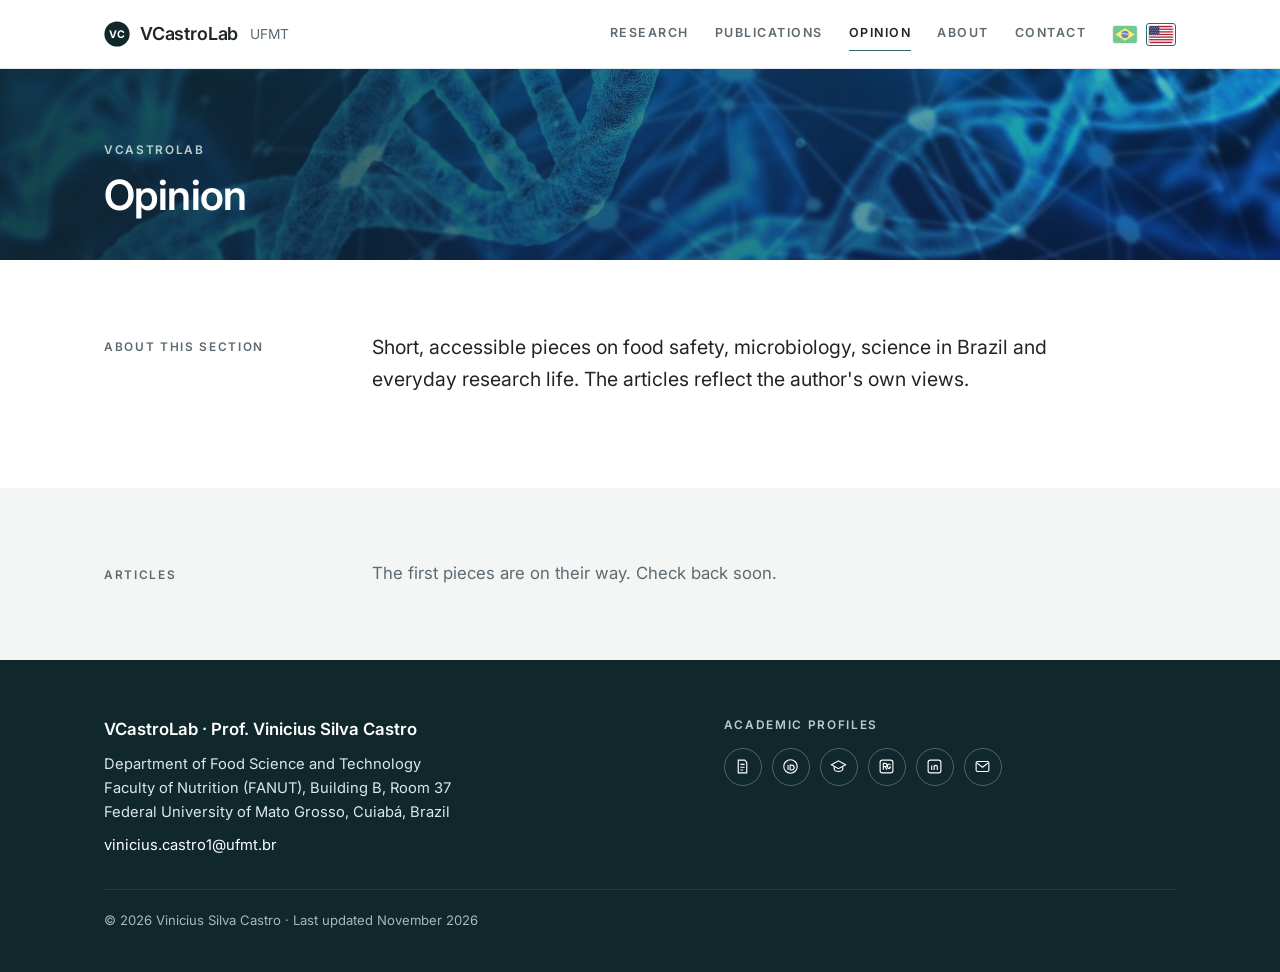
<file: en/opinion.html>
<!DOCTYPE html>
<html lang="en">
<head>
<meta charset="utf-8">
<meta name="viewport" content="width=device-width, initial-scale=1">
<title>Opinion · VCastroLab</title>
<meta name="description" content="VCastroLab: research group of Prof. Vinicius Silva Castro (UFMT, Brazil) on foodborne pathogen genomics and control.">
<link rel="alternate" hreflang="pt" href="../opiniao.html">
<link rel="icon" href="../assets/img/favicon.svg" type="image/svg+xml">
<link rel="preconnect" href="https://fonts.googleapis.com">
<link rel="preconnect" href="https://fonts.gstatic.com" crossorigin>
<link href="https://fonts.googleapis.com/css2?family=Inter:wght@400;500;600&display=swap" rel="stylesheet">
<link rel="stylesheet" href="../assets/style.css">
<script data-goatcounter="https://vcastrolab.goatcounter.com/count" async src="//gc.zgo.at/count.js"></script>
</head>
<body>
<a class="skip" href="#conteudo">Skip to content</a>
<header class="site"><div class="wrap">
  <a class="brand" href="index.html"><svg viewBox="0 0 32 32" aria-hidden="true"><circle cx="16" cy="16" r="15.5" fill="#10272c"/><text x="16" y="20.6" text-anchor="middle" font-family="Inter, Arial, sans-serif" font-size="13" font-weight="700" letter-spacing="-0.4" fill="#ffffff">VC</text></svg>VCastroLab <small>UFMT</small></a>
  <nav class="menu" aria-label="Main menu"><a href="research.html">Research</a><a href="publications.html">Publications</a><a href="opinion.html" class="on">Opinion</a><a href="about.html">About</a><a href="contact.html">Contact</a><span class="flags"><a class="flag" href="../opiniao.html" hreflang="pt" lang="pt" title="Português" aria-label="Português"><svg viewBox="0 0 28 20" aria-hidden="true"><rect width="28" height="20" fill="#009b3a"/><path d="M14 2.6 25.4 10 14 17.4 2.6 10z" fill="#fedf00"/><circle cx="14" cy="10" r="4.3" fill="#002776"/><path d="M9.9 9.2c2.8-.6 5.8-.2 8.2 1.1" stroke="#fff" stroke-width=".8" fill="none"/></svg></a><span class="flag on" title="English" aria-current="true"><svg viewBox="0 0 28 20" aria-hidden="true"><rect width="28" height="20" fill="#fff"/><rect y="0.000" width="28" height="1.538" fill="#b22234"/><rect y="3.077" width="28" height="1.538" fill="#b22234"/><rect y="6.154" width="28" height="1.538" fill="#b22234"/><rect y="9.231" width="28" height="1.538" fill="#b22234"/><rect y="12.308" width="28" height="1.538" fill="#b22234"/><rect y="15.385" width="28" height="1.538" fill="#b22234"/><rect y="18.462" width="28" height="1.538" fill="#b22234"/><rect width="12" height="10.77" fill="#3c3b6e"/><circle cx="1.40" cy="1.20" r=".45" fill="#fff"/><circle cx="3.70" cy="1.20" r=".45" fill="#fff"/><circle cx="6.00" cy="1.20" r=".45" fill="#fff"/><circle cx="8.30" cy="1.20" r=".45" fill="#fff"/><circle cx="10.60" cy="1.20" r=".45" fill="#fff"/><circle cx="2.55" cy="3.30" r=".45" fill="#fff"/><circle cx="4.85" cy="3.30" r=".45" fill="#fff"/><circle cx="7.15" cy="3.30" r=".45" fill="#fff"/><circle cx="9.45" cy="3.30" r=".45" fill="#fff"/><circle cx="1.40" cy="5.40" r=".45" fill="#fff"/><circle cx="3.70" cy="5.40" r=".45" fill="#fff"/><circle cx="6.00" cy="5.40" r=".45" fill="#fff"/><circle cx="8.30" cy="5.40" r=".45" fill="#fff"/><circle cx="10.60" cy="5.40" r=".45" fill="#fff"/><circle cx="2.55" cy="7.50" r=".45" fill="#fff"/><circle cx="4.85" cy="7.50" r=".45" fill="#fff"/><circle cx="7.15" cy="7.50" r=".45" fill="#fff"/><circle cx="9.45" cy="7.50" r=".45" fill="#fff"/><circle cx="1.40" cy="9.60" r=".45" fill="#fff"/><circle cx="3.70" cy="9.60" r=".45" fill="#fff"/><circle cx="6.00" cy="9.60" r=".45" fill="#fff"/><circle cx="8.30" cy="9.60" r=".45" fill="#fff"/><circle cx="10.60" cy="9.60" r=".45" fill="#fff"/></svg></span></span></nav>
</div></header>
<section class="band" style="background-image:linear-gradient(90deg,rgba(16,39,44,.85),rgba(16,39,44,.25)),url('../assets/img/band.jpg')"><div class="wrap">
  <div class="label light">VCastroLab</div>
  <h1>Opinion</h1>
</div></section>
<main id="conteudo">
<section class="block"><div class="wrap split">
  <div class="label">About this section</div>
  <p class="lead">Short, accessible pieces on food safety, microbiology, science in Brazil and everyday research life. The articles reflect the author's own views.</p>
</div></section>
<section class="block soft"><div class="wrap split">
  <div class="label">Articles</div>
  <div>
    <!-- To add an article, copy the block below, remove the comment marks and change the date, title, summary and link. Then delete the coming-soon notice.
    <article class="op">
      <time>December 2026</time>
      <h2><a href="opiniao-1.html">Article title</a></h2>
      <p>One or two sentence summary.</p>
    </article>
    -->
    <p class="soon">The first pieces are on their way. Check back soon.</p>
  </div>
</div></section>
</main>
<footer class="site"><div class="wrap">
  <div>
    <div class="fname">VCastroLab · Prof. Vinicius Silva Castro</div>
    <div>Department of Food Science and Technology<br>Faculty of Nutrition (FANUT), Building B, Room 37<br>Federal University of Mato Grosso, Cuiabá, Brazil</div>
    <div style="margin-top:8px"><a href="mailto:vinicius.castro1@ufmt.br">vinicius.castro1@ufmt.br</a></div>
  </div>
  <div>
    <div class="label light" style="margin-bottom:12px">Academic profiles</div>
    <div class="icons"><a href="http://buscatextual.cnpq.br/buscatextual/visualizacv.do?id=K4355072J1" title="Lattes" aria-label="Lattes"><svg viewBox="0 0 24 24" fill="none" stroke="currentColor" stroke-width="1.6" aria-hidden="true"><path d="M6 3h9l3 3v15H6z"/><path d="M9 9h6M9 13h6M9 17h4"/></svg></a><a href="https://orcid.org/0000-0002-4746-0237" title="ORCID" aria-label="ORCID"><svg viewBox="0 0 24 24" fill="none" stroke="currentColor" stroke-width="1.6" aria-hidden="true"><circle cx="12" cy="12" r="9.5"/><path d="M8.5 10v7M8.5 7.2v.1M11.5 10h2.2a3.5 3.5 0 0 1 0 7h-2.2z"/></svg></a><a href="https://scholar.google.com/citations?user=b-6dklwAAAAJ" title="Google Scholar" aria-label="Google Scholar"><svg viewBox="0 0 24 24" fill="none" stroke="currentColor" stroke-width="1.6" aria-hidden="true"><path d="M2 9.5 12 4l10 5.5L12 15z"/><path d="M6 11.7V16c0 1.4 2.7 3 6 3s6-1.6 6-3v-4.3"/></svg></a><a href="https://www.researchgate.net/profile/Vinicius-Castro-8" title="ResearchGate" aria-label="ResearchGate"><svg viewBox="0 0 24 24" fill="none" stroke="currentColor" stroke-width="1.6" aria-hidden="true"><rect x="3" y="3" width="18" height="18" rx="3"/><path d="M7.5 16.5v-9h2.7a2.3 2.3 0 0 1 0 4.6H7.5M10.3 12.1l2.2 4.4M17.5 10a2 2 0 0 0-2-1.6c-1.3 0-2 1-2 2.6v1.4c0 1.6.7 2.6 2 2.6s2-.8 2-2.2h-1.8"/></svg></a><a href="https://www.linkedin.com/in/vinicius-silva-castro" title="LinkedIn" aria-label="LinkedIn"><svg viewBox="0 0 24 24" fill="none" stroke="currentColor" stroke-width="1.6" aria-hidden="true"><rect x="3" y="3" width="18" height="18" rx="3"/><path d="M8 10.5V17M8 7.3v.1M11.5 17v-6.5M11.5 13.2c0-1.6 1-2.7 2.4-2.7 1.5 0 2.1 1 2.1 2.6V17"/></svg></a><a href="mailto:vinicius.castro1@ufmt.br" title="E-mail" aria-label="E-mail"><svg viewBox="0 0 24 24" fill="none" stroke="currentColor" stroke-width="1.6" aria-hidden="true"><rect x="3" y="5" width="18" height="14" rx="2"/><path d="m3.5 6.5 8.5 6.5 8.5-6.5"/></svg></a></div>
  </div>
  <div class="copy">© 2026 Vinicius Silva Castro · Last updated November 2026</div>
</div></footer>
</body>
</html>
</file>
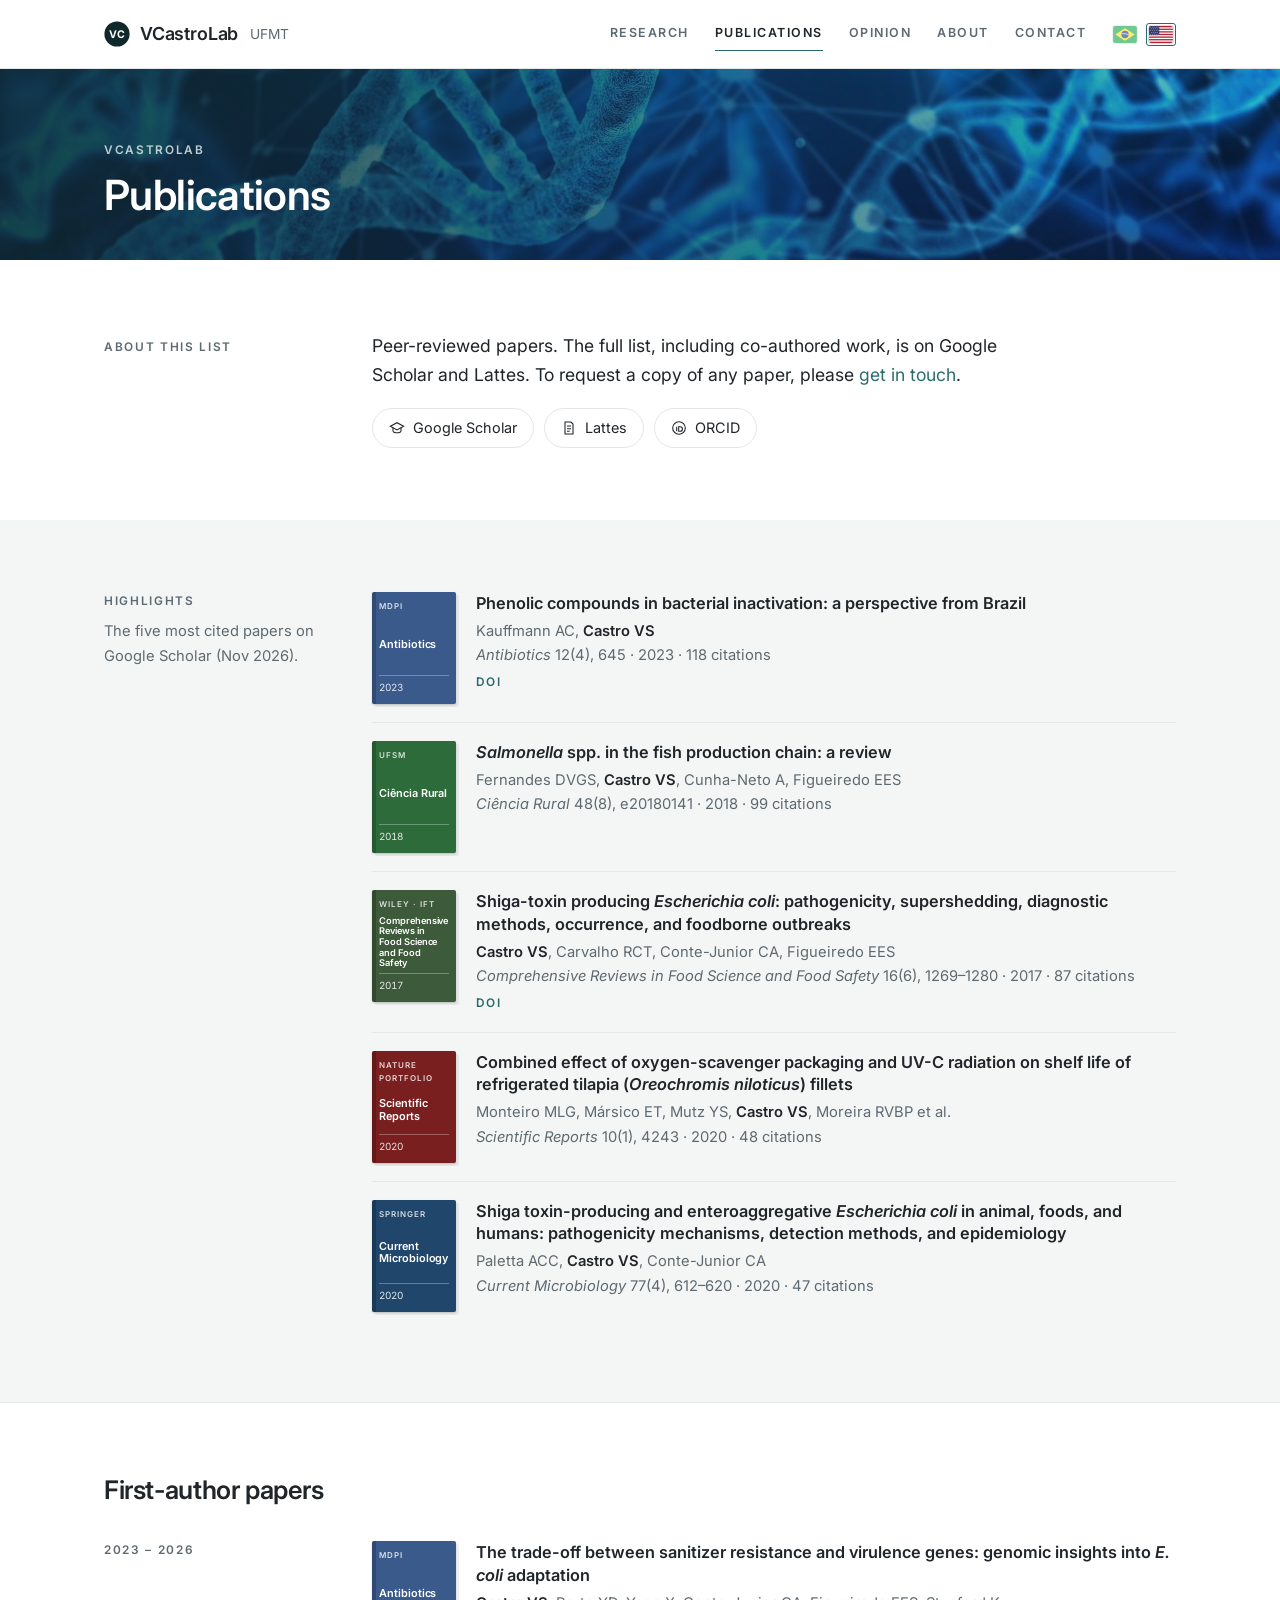
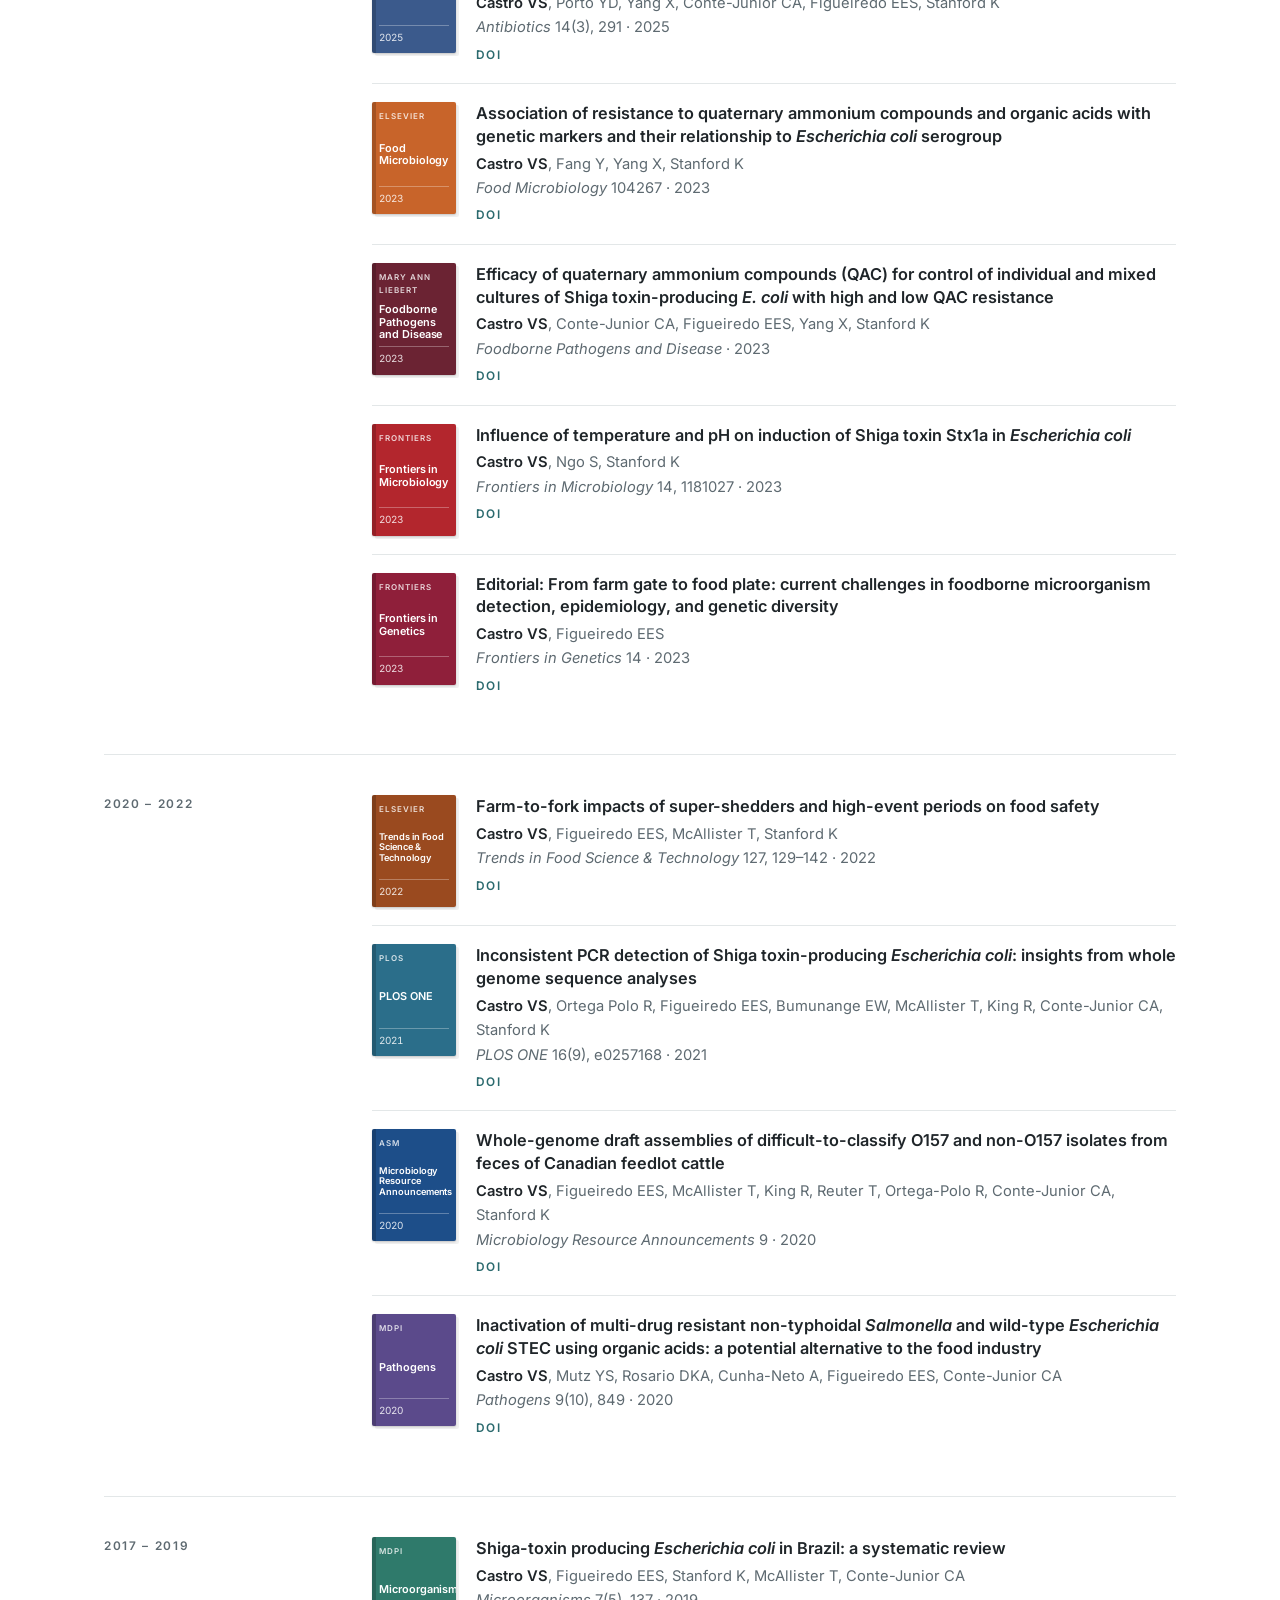
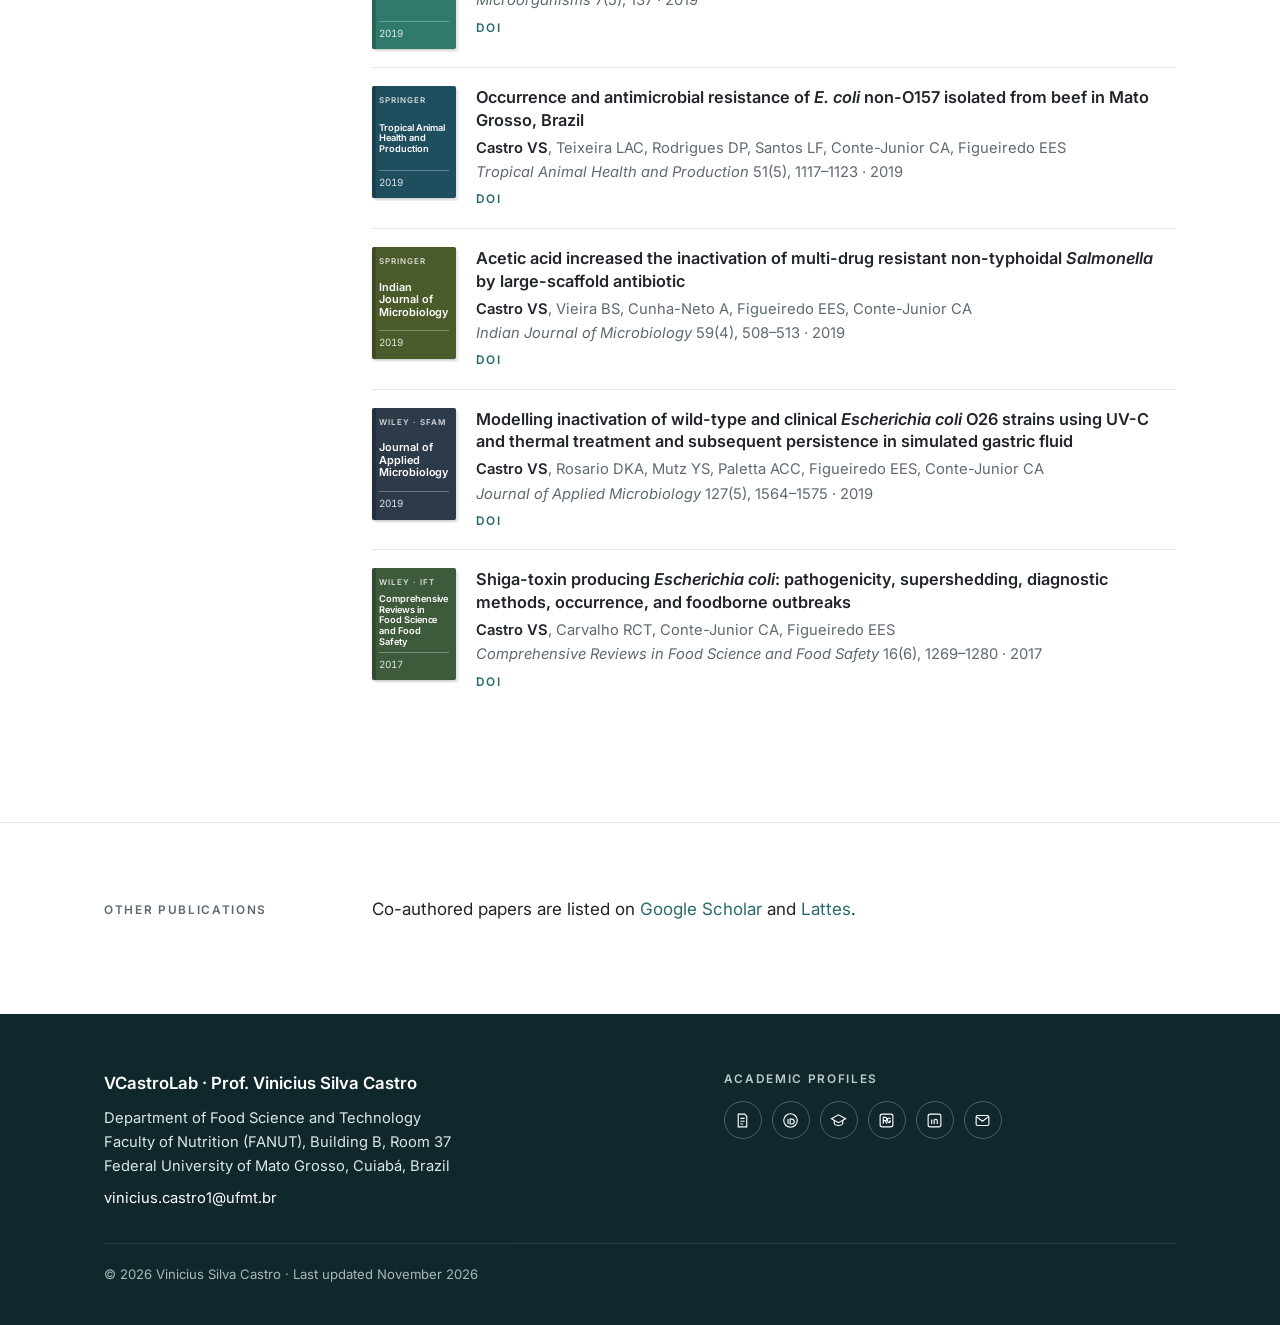
<file: en/publications.html>
<!DOCTYPE html>
<html lang="en">
<head>
<meta charset="utf-8">
<meta name="viewport" content="width=device-width, initial-scale=1">
<title>Publications · VCastroLab</title>
<meta name="description" content="VCastroLab: research group of Prof. Vinicius Silva Castro (UFMT, Brazil) on foodborne pathogen genomics and control.">
<link rel="alternate" hreflang="pt" href="../publicacoes.html">
<link rel="icon" href="../assets/img/favicon.svg" type="image/svg+xml">
<link rel="preconnect" href="https://fonts.googleapis.com">
<link rel="preconnect" href="https://fonts.gstatic.com" crossorigin>
<link href="https://fonts.googleapis.com/css2?family=Inter:wght@400;500;600&display=swap" rel="stylesheet">
<link rel="stylesheet" href="../assets/style.css">
<script data-goatcounter="https://vcastrolab.goatcounter.com/count" async src="//gc.zgo.at/count.js"></script>
</head>
<body>
<a class="skip" href="#conteudo">Skip to content</a>
<header class="site"><div class="wrap">
  <a class="brand" href="index.html"><svg viewBox="0 0 32 32" aria-hidden="true"><circle cx="16" cy="16" r="15.5" fill="#10272c"/><text x="16" y="20.6" text-anchor="middle" font-family="Inter, Arial, sans-serif" font-size="13" font-weight="700" letter-spacing="-0.4" fill="#ffffff">VC</text></svg>VCastroLab <small>UFMT</small></a>
  <nav class="menu" aria-label="Main menu"><a href="research.html">Research</a><a href="publications.html" class="on">Publications</a><a href="opinion.html">Opinion</a><a href="about.html">About</a><a href="contact.html">Contact</a><span class="flags"><a class="flag" href="../publicacoes.html" hreflang="pt" lang="pt" title="Português" aria-label="Português"><svg viewBox="0 0 28 20" aria-hidden="true"><rect width="28" height="20" fill="#009b3a"/><path d="M14 2.6 25.4 10 14 17.4 2.6 10z" fill="#fedf00"/><circle cx="14" cy="10" r="4.3" fill="#002776"/><path d="M9.9 9.2c2.8-.6 5.8-.2 8.2 1.1" stroke="#fff" stroke-width=".8" fill="none"/></svg></a><span class="flag on" title="English" aria-current="true"><svg viewBox="0 0 28 20" aria-hidden="true"><rect width="28" height="20" fill="#fff"/><rect y="0.000" width="28" height="1.538" fill="#b22234"/><rect y="3.077" width="28" height="1.538" fill="#b22234"/><rect y="6.154" width="28" height="1.538" fill="#b22234"/><rect y="9.231" width="28" height="1.538" fill="#b22234"/><rect y="12.308" width="28" height="1.538" fill="#b22234"/><rect y="15.385" width="28" height="1.538" fill="#b22234"/><rect y="18.462" width="28" height="1.538" fill="#b22234"/><rect width="12" height="10.77" fill="#3c3b6e"/><circle cx="1.40" cy="1.20" r=".45" fill="#fff"/><circle cx="3.70" cy="1.20" r=".45" fill="#fff"/><circle cx="6.00" cy="1.20" r=".45" fill="#fff"/><circle cx="8.30" cy="1.20" r=".45" fill="#fff"/><circle cx="10.60" cy="1.20" r=".45" fill="#fff"/><circle cx="2.55" cy="3.30" r=".45" fill="#fff"/><circle cx="4.85" cy="3.30" r=".45" fill="#fff"/><circle cx="7.15" cy="3.30" r=".45" fill="#fff"/><circle cx="9.45" cy="3.30" r=".45" fill="#fff"/><circle cx="1.40" cy="5.40" r=".45" fill="#fff"/><circle cx="3.70" cy="5.40" r=".45" fill="#fff"/><circle cx="6.00" cy="5.40" r=".45" fill="#fff"/><circle cx="8.30" cy="5.40" r=".45" fill="#fff"/><circle cx="10.60" cy="5.40" r=".45" fill="#fff"/><circle cx="2.55" cy="7.50" r=".45" fill="#fff"/><circle cx="4.85" cy="7.50" r=".45" fill="#fff"/><circle cx="7.15" cy="7.50" r=".45" fill="#fff"/><circle cx="9.45" cy="7.50" r=".45" fill="#fff"/><circle cx="1.40" cy="9.60" r=".45" fill="#fff"/><circle cx="3.70" cy="9.60" r=".45" fill="#fff"/><circle cx="6.00" cy="9.60" r=".45" fill="#fff"/><circle cx="8.30" cy="9.60" r=".45" fill="#fff"/><circle cx="10.60" cy="9.60" r=".45" fill="#fff"/></svg></span></span></nav>
</div></header>
<section class="band" style="background-image:linear-gradient(90deg,rgba(16,39,44,.85),rgba(16,39,44,.25)),url('../assets/img/band.jpg')"><div class="wrap">
  <div class="label light">VCastroLab</div>
  <h1>Publications</h1>
</div></section>
<main id="conteudo">
<section class="block"><div class="wrap split">
  <div class="label">About this list</div>
  <div class="prose"><p class="lead" style="font-size:1.1rem">Peer-reviewed papers. The full list, including co-authored work, is on Google Scholar and Lattes. To request a copy of any paper, please <a href="contact.html">get in touch</a>.</p><div class="pills"><a href="https://scholar.google.com/citations?user=b-6dklwAAAAJ"><svg viewBox="0 0 24 24" fill="none" stroke="currentColor" stroke-width="1.6" aria-hidden="true"><path d="M2 9.5 12 4l10 5.5L12 15z"/><path d="M6 11.7V16c0 1.4 2.7 3 6 3s6-1.6 6-3v-4.3"/></svg>Google Scholar</a><a href="http://buscatextual.cnpq.br/buscatextual/visualizacv.do?id=K4355072J1"><svg viewBox="0 0 24 24" fill="none" stroke="currentColor" stroke-width="1.6" aria-hidden="true"><path d="M6 3h9l3 3v15H6z"/><path d="M9 9h6M9 13h6M9 17h4"/></svg>Lattes</a><a href="https://orcid.org/0000-0002-4746-0237"><svg viewBox="0 0 24 24" fill="none" stroke="currentColor" stroke-width="1.6" aria-hidden="true"><circle cx="12" cy="12" r="9.5"/><path d="M8.5 10v7M8.5 7.2v.1M11.5 10h2.2a3.5 3.5 0 0 1 0 7h-2.2z"/></svg>ORCID</a></div></div>
</div></section>
<section class="block soft"><div class="wrap split">
  <div><div class="label">Highlights</div><p class="pub-meta" style="margin-top:8px">The five most cited papers on Google Scholar (Nov 2026).</p></div>
  <ol class="pubs"><li class="withcover"><div class="cover" style="--c:#3b5a8c" aria-hidden="true"><span class="pub">MDPI</span><span class="jn">Antibiotics</span><span class="yr">2023</span></div><div><p class="pub-title">Phenolic compounds in bacterial inactivation: a perspective from Brazil</p><p class="pub-meta">Kauffmann AC, <b>Castro VS</b></p><p class="pub-meta"><i>Antibiotics</i> 12(4), 645 · 2023 · 118 citations</p><div class="pub-links"><a href="https://doi.org/10.3390/antibiotics12040645">DOI</a></div></div></li>
<li class="withcover"><div class="cover" style="--c:#2e6b3a" aria-hidden="true"><span class="pub">UFSM</span><span class="jn">Ciência Rural</span><span class="yr">2018</span></div><div><p class="pub-title"><i>Salmonella</i> spp. in the fish production chain: a review</p><p class="pub-meta">Fernandes DVGS, <b>Castro VS</b>, Cunha-Neto A, Figueiredo EES</p><p class="pub-meta"><i>Ciência Rural</i> 48(8), e20180141 · 2018 · 99 citations</p></div></li>
<li class="withcover"><div class="cover" style="--c:#3d5a3a" aria-hidden="true"><span class="pub">Wiley · IFT</span><span class="jn sm">Comprehensive Reviews in Food Science and Food Safety</span><span class="yr">2017</span></div><div><p class="pub-title">Shiga-toxin producing <i>Escherichia coli</i>: pathogenicity, supershedding, diagnostic methods, occurrence, and foodborne outbreaks</p><p class="pub-meta"><b>Castro VS</b>, Carvalho RCT, Conte-Junior CA, Figueiredo EES</p><p class="pub-meta"><i>Comprehensive Reviews in Food Science and Food Safety</i> 16(6), 1269–1280 · 2017 · 87 citations</p><div class="pub-links"><a href="https://doi.org/10.1111/1541-4337.12302">DOI</a></div></div></li>
<li class="withcover"><div class="cover" style="--c:#7a1f1f" aria-hidden="true"><span class="pub">Nature Portfolio</span><span class="jn">Scientific Reports</span><span class="yr">2020</span></div><div><p class="pub-title">Combined effect of oxygen-scavenger packaging and UV-C radiation on shelf life of refrigerated tilapia (<i>Oreochromis niloticus</i>) fillets</p><p class="pub-meta">Monteiro MLG, Mársico ET, Mutz YS, <b>Castro VS</b>, Moreira RVBP et al.</p><p class="pub-meta"><i>Scientific Reports</i> 10(1), 4243 · 2020 · 48 citations</p></div></li>
<li class="withcover"><div class="cover" style="--c:#20476b" aria-hidden="true"><span class="pub">Springer</span><span class="jn">Current Microbiology</span><span class="yr">2020</span></div><div><p class="pub-title">Shiga toxin-producing and enteroaggregative <i>Escherichia coli</i> in animal, foods, and humans: pathogenicity mechanisms, detection methods, and epidemiology</p><p class="pub-meta">Paletta ACC, <b>Castro VS</b>, Conte-Junior CA</p><p class="pub-meta"><i>Current Microbiology</i> 77(4), 612–620 · 2020 · 47 citations</p></div></li></ol>
</div></section>
<section class="block"><div class="wrap">
  <h2 style="font-size:1.6rem;margin-bottom:36px">First-author papers</h2>
<div class="year-group"><div class="label">2023 – 2026</div><ol class="pubs"><li class="withcover"><div class="cover" style="--c:#3b5a8c" aria-hidden="true"><span class="pub">MDPI</span><span class="jn">Antibiotics</span><span class="yr">2025</span></div><div><p class="pub-title">The trade-off between sanitizer resistance and virulence genes: genomic insights into <i>E. coli</i> adaptation</p><p class="pub-meta"><b>Castro VS</b>, Porto YD, Yang X, Conte-Junior CA, Figueiredo EES, Stanford K</p><p class="pub-meta"><i>Antibiotics</i> 14(3), 291 · 2025</p><div class="pub-links"><a href="https://doi.org/10.3390/antibiotics14030291">DOI</a></div></div></li><li class="withcover"><div class="cover" style="--c:#c8642a" aria-hidden="true"><span class="pub">Elsevier</span><span class="jn">Food Microbiology</span><span class="yr">2023</span></div><div><p class="pub-title">Association of resistance to quaternary ammonium compounds and organic acids with genetic markers and their relationship to <i>Escherichia coli</i> serogroup</p><p class="pub-meta"><b>Castro VS</b>, Fang Y, Yang X, Stanford K</p><p class="pub-meta"><i>Food Microbiology</i> 104267 · 2023</p><div class="pub-links"><a href="https://doi.org/10.1016/j.fm.2023.104267">DOI</a></div></div></li><li class="withcover"><div class="cover" style="--c:#6b2333" aria-hidden="true"><span class="pub">Mary Ann Liebert</span><span class="jn">Foodborne Pathogens and Disease</span><span class="yr">2023</span></div><div><p class="pub-title">Efficacy of quaternary ammonium compounds (QAC) for control of individual and mixed cultures of Shiga toxin-producing <i>E. coli</i> with high and low QAC resistance</p><p class="pub-meta"><b>Castro VS</b>, Conte-Junior CA, Figueiredo EES, Yang X, Stanford K</p><p class="pub-meta"><i>Foodborne Pathogens and Disease</i> · 2023</p><div class="pub-links"><a href="https://doi.org/10.1089/fpd.2023.0005">DOI</a></div></div></li><li class="withcover"><div class="cover" style="--c:#b3262d" aria-hidden="true"><span class="pub">Frontiers</span><span class="jn">Frontiers in Microbiology</span><span class="yr">2023</span></div><div><p class="pub-title">Influence of temperature and pH on induction of Shiga toxin Stx1a in <i>Escherichia coli</i></p><p class="pub-meta"><b>Castro VS</b>, Ngo S, Stanford K</p><p class="pub-meta"><i>Frontiers in Microbiology</i> 14, 1181027 · 2023</p><div class="pub-links"><a href="https://doi.org/10.3389/fmicb.2023.1181027">DOI</a></div></div></li><li class="withcover"><div class="cover" style="--c:#8f1f3a" aria-hidden="true"><span class="pub">Frontiers</span><span class="jn">Frontiers in Genetics</span><span class="yr">2023</span></div><div><p class="pub-title">Editorial: From farm gate to food plate: current challenges in foodborne microorganism detection, epidemiology, and genetic diversity</p><p class="pub-meta"><b>Castro VS</b>, Figueiredo EES</p><p class="pub-meta"><i>Frontiers in Genetics</i> 14 · 2023</p><div class="pub-links"><a href="https://doi.org/10.3389/fgene.2023.1320057">DOI</a></div></div></li></ol></div>
<div class="year-group"><div class="label">2020 – 2022</div><ol class="pubs"><li class="withcover"><div class="cover" style="--c:#9a4a1f" aria-hidden="true"><span class="pub">Elsevier</span><span class="jn sm">Trends in Food Science &amp; Technology</span><span class="yr">2022</span></div><div><p class="pub-title">Farm-to-fork impacts of super-shedders and high-event periods on food safety</p><p class="pub-meta"><b>Castro VS</b>, Figueiredo EES, McAllister T, Stanford K</p><p class="pub-meta"><i>Trends in Food Science &amp; Technology</i> 127, 129–142 · 2022</p><div class="pub-links"><a href="https://doi.org/10.1016/j.tifs.2022.06.006">DOI</a></div></div></li><li class="withcover"><div class="cover" style="--c:#2b6e8a" aria-hidden="true"><span class="pub">PLOS</span><span class="jn">PLOS ONE</span><span class="yr">2021</span></div><div><p class="pub-title">Inconsistent PCR detection of Shiga toxin-producing <i>Escherichia coli</i>: insights from whole genome sequence analyses</p><p class="pub-meta"><b>Castro VS</b>, Ortega Polo R, Figueiredo EES, Bumunange EW, McAllister T, King R, Conte-Junior CA, Stanford K</p><p class="pub-meta"><i>PLOS ONE</i> 16(9), e0257168 · 2021</p><div class="pub-links"><a href="https://doi.org/10.1371/journal.pone.0257168">DOI</a></div></div></li><li class="withcover"><div class="cover" style="--c:#1d4e89" aria-hidden="true"><span class="pub">ASM</span><span class="jn sm">Microbiology Resource Announcements</span><span class="yr">2020</span></div><div><p class="pub-title">Whole-genome draft assemblies of difficult-to-classify O157 and non-O157 isolates from feces of Canadian feedlot cattle</p><p class="pub-meta"><b>Castro VS</b>, Figueiredo EES, McAllister T, King R, Reuter T, Ortega-Polo R, Conte-Junior CA, Stanford K</p><p class="pub-meta"><i>Microbiology Resource Announcements</i> 9 · 2020</p><div class="pub-links"><a href="https://doi.org/10.1128/MRA.00168-20">DOI</a></div></div></li><li class="withcover"><div class="cover" style="--c:#5b4a8b" aria-hidden="true"><span class="pub">MDPI</span><span class="jn">Pathogens</span><span class="yr">2020</span></div><div><p class="pub-title">Inactivation of multi-drug resistant non-typhoidal <i>Salmonella</i> and wild-type <i>Escherichia coli</i> STEC using organic acids: a potential alternative to the food industry</p><p class="pub-meta"><b>Castro VS</b>, Mutz YS, Rosario DKA, Cunha-Neto A, Figueiredo EES, Conte-Junior CA</p><p class="pub-meta"><i>Pathogens</i> 9(10), 849 · 2020</p><div class="pub-links"><a href="https://doi.org/10.3390/pathogens9100849">DOI</a></div></div></li></ol></div>
<div class="year-group"><div class="label">2017 – 2019</div><ol class="pubs"><li class="withcover"><div class="cover" style="--c:#2f7a6b" aria-hidden="true"><span class="pub">MDPI</span><span class="jn">Microorganisms</span><span class="yr">2019</span></div><div><p class="pub-title">Shiga-toxin producing <i>Escherichia coli</i> in Brazil: a systematic review</p><p class="pub-meta"><b>Castro VS</b>, Figueiredo EES, Stanford K, McAllister T, Conte-Junior CA</p><p class="pub-meta"><i>Microorganisms</i> 7(5), 137 · 2019</p><div class="pub-links"><a href="https://doi.org/10.3390/microorganisms7050137">DOI</a></div></div></li><li class="withcover"><div class="cover" style="--c:#1f4e5f" aria-hidden="true"><span class="pub">Springer</span><span class="jn sm">Tropical Animal Health and Production</span><span class="yr">2019</span></div><div><p class="pub-title">Occurrence and antimicrobial resistance of <i>E. coli</i> non-O157 isolated from beef in Mato Grosso, Brazil</p><p class="pub-meta"><b>Castro VS</b>, Teixeira LAC, Rodrigues DP, Santos LF, Conte-Junior CA, Figueiredo EES</p><p class="pub-meta"><i>Tropical Animal Health and Production</i> 51(5), 1117–1123 · 2019</p><div class="pub-links"><a href="https://doi.org/10.1007/s11250-018-01792-z">DOI</a></div></div></li><li class="withcover"><div class="cover" style="--c:#4a5a2a" aria-hidden="true"><span class="pub">Springer</span><span class="jn">Indian Journal of Microbiology</span><span class="yr">2019</span></div><div><p class="pub-title">Acetic acid increased the inactivation of multi-drug resistant non-typhoidal <i>Salmonella</i> by large-scaffold antibiotic</p><p class="pub-meta"><b>Castro VS</b>, Vieira BS, Cunha-Neto A, Figueiredo EES, Conte-Junior CA</p><p class="pub-meta"><i>Indian Journal of Microbiology</i> 59(4), 508–513 · 2019</p><div class="pub-links"><a href="https://doi.org/10.1007/s12088-019-00837-7">DOI</a></div></div></li><li class="withcover"><div class="cover" style="--c:#2d3a4a" aria-hidden="true"><span class="pub">Wiley · SfAM</span><span class="jn">Journal of Applied Microbiology</span><span class="yr">2019</span></div><div><p class="pub-title">Modelling inactivation of wild-type and clinical <i>Escherichia coli</i> O26 strains using UV-C and thermal treatment and subsequent persistence in simulated gastric fluid</p><p class="pub-meta"><b>Castro VS</b>, Rosario DKA, Mutz YS, Paletta ACC, Figueiredo EES, Conte-Junior CA</p><p class="pub-meta"><i>Journal of Applied Microbiology</i> 127(5), 1564–1575 · 2019</p><div class="pub-links"><a href="https://doi.org/10.1111/jam.14397">DOI</a></div></div></li><li class="withcover"><div class="cover" style="--c:#3d5a3a" aria-hidden="true"><span class="pub">Wiley · IFT</span><span class="jn sm">Comprehensive Reviews in Food Science and Food Safety</span><span class="yr">2017</span></div><div><p class="pub-title">Shiga-toxin producing <i>Escherichia coli</i>: pathogenicity, supershedding, diagnostic methods, occurrence, and foodborne outbreaks</p><p class="pub-meta"><b>Castro VS</b>, Carvalho RCT, Conte-Junior CA, Figueiredo EES</p><p class="pub-meta"><i>Comprehensive Reviews in Food Science and Food Safety</i> 16(6), 1269–1280 · 2017</p><div class="pub-links"><a href="https://doi.org/10.1111/1541-4337.12302">DOI</a></div></div></li></ol></div>
</div></section>
<section class="block"><div class="wrap split">
  <div class="label">Other publications</div>
  <p>Co-authored papers are listed on <a href="https://scholar.google.com/citations?user=b-6dklwAAAAJ">Google Scholar</a> and <a href="http://buscatextual.cnpq.br/buscatextual/visualizacv.do?id=K4355072J1">Lattes</a>.</p>
</div></section>
</main>
<footer class="site"><div class="wrap">
  <div>
    <div class="fname">VCastroLab · Prof. Vinicius Silva Castro</div>
    <div>Department of Food Science and Technology<br>Faculty of Nutrition (FANUT), Building B, Room 37<br>Federal University of Mato Grosso, Cuiabá, Brazil</div>
    <div style="margin-top:8px"><a href="mailto:vinicius.castro1@ufmt.br">vinicius.castro1@ufmt.br</a></div>
  </div>
  <div>
    <div class="label light" style="margin-bottom:12px">Academic profiles</div>
    <div class="icons"><a href="http://buscatextual.cnpq.br/buscatextual/visualizacv.do?id=K4355072J1" title="Lattes" aria-label="Lattes"><svg viewBox="0 0 24 24" fill="none" stroke="currentColor" stroke-width="1.6" aria-hidden="true"><path d="M6 3h9l3 3v15H6z"/><path d="M9 9h6M9 13h6M9 17h4"/></svg></a><a href="https://orcid.org/0000-0002-4746-0237" title="ORCID" aria-label="ORCID"><svg viewBox="0 0 24 24" fill="none" stroke="currentColor" stroke-width="1.6" aria-hidden="true"><circle cx="12" cy="12" r="9.5"/><path d="M8.5 10v7M8.5 7.2v.1M11.5 10h2.2a3.5 3.5 0 0 1 0 7h-2.2z"/></svg></a><a href="https://scholar.google.com/citations?user=b-6dklwAAAAJ" title="Google Scholar" aria-label="Google Scholar"><svg viewBox="0 0 24 24" fill="none" stroke="currentColor" stroke-width="1.6" aria-hidden="true"><path d="M2 9.5 12 4l10 5.5L12 15z"/><path d="M6 11.7V16c0 1.4 2.7 3 6 3s6-1.6 6-3v-4.3"/></svg></a><a href="https://www.researchgate.net/profile/Vinicius-Castro-8" title="ResearchGate" aria-label="ResearchGate"><svg viewBox="0 0 24 24" fill="none" stroke="currentColor" stroke-width="1.6" aria-hidden="true"><rect x="3" y="3" width="18" height="18" rx="3"/><path d="M7.5 16.5v-9h2.7a2.3 2.3 0 0 1 0 4.6H7.5M10.3 12.1l2.2 4.4M17.5 10a2 2 0 0 0-2-1.6c-1.3 0-2 1-2 2.6v1.4c0 1.6.7 2.6 2 2.6s2-.8 2-2.2h-1.8"/></svg></a><a href="https://www.linkedin.com/in/vinicius-silva-castro" title="LinkedIn" aria-label="LinkedIn"><svg viewBox="0 0 24 24" fill="none" stroke="currentColor" stroke-width="1.6" aria-hidden="true"><rect x="3" y="3" width="18" height="18" rx="3"/><path d="M8 10.5V17M8 7.3v.1M11.5 17v-6.5M11.5 13.2c0-1.6 1-2.7 2.4-2.7 1.5 0 2.1 1 2.1 2.6V17"/></svg></a><a href="mailto:vinicius.castro1@ufmt.br" title="E-mail" aria-label="E-mail"><svg viewBox="0 0 24 24" fill="none" stroke="currentColor" stroke-width="1.6" aria-hidden="true"><rect x="3" y="5" width="18" height="14" rx="2"/><path d="m3.5 6.5 8.5 6.5 8.5-6.5"/></svg></a></div>
  </div>
  <div class="copy">© 2026 Vinicius Silva Castro · Last updated November 2026</div>
</div></footer>
</body>
</html>
</file>
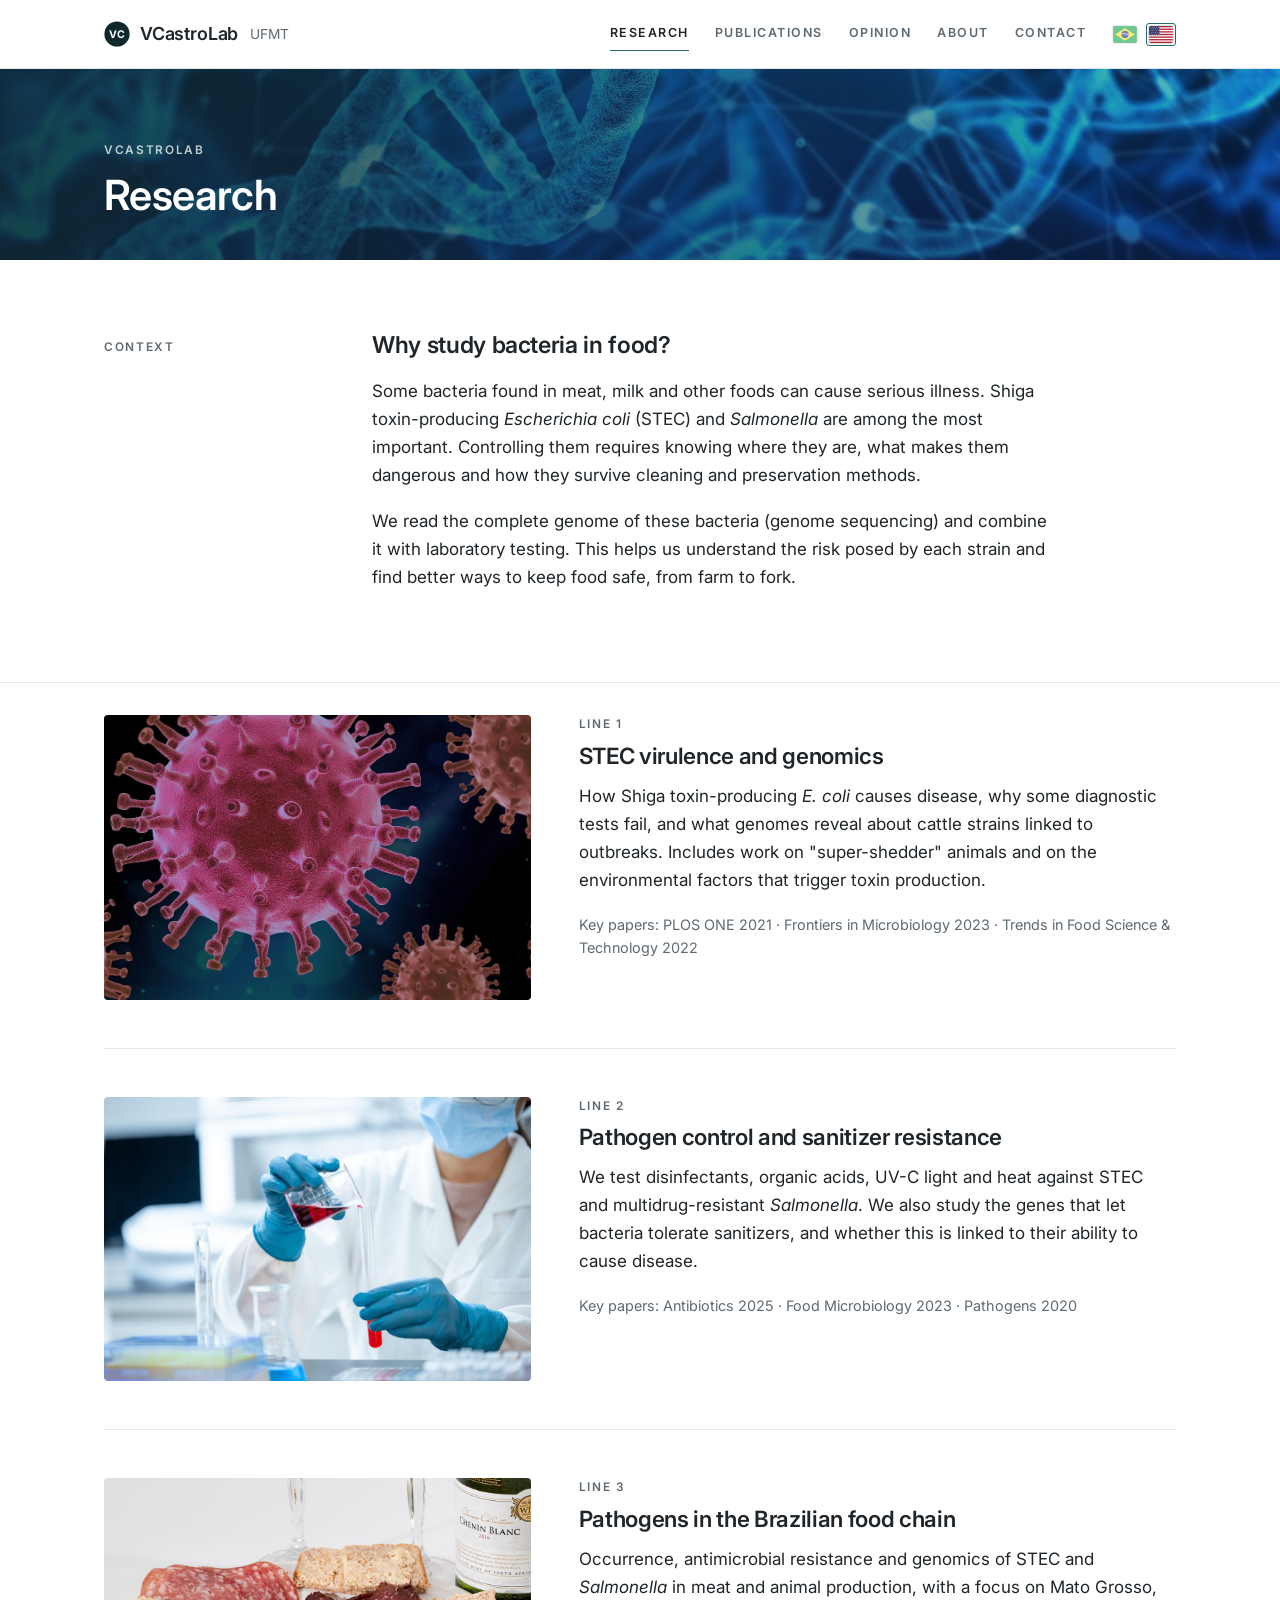
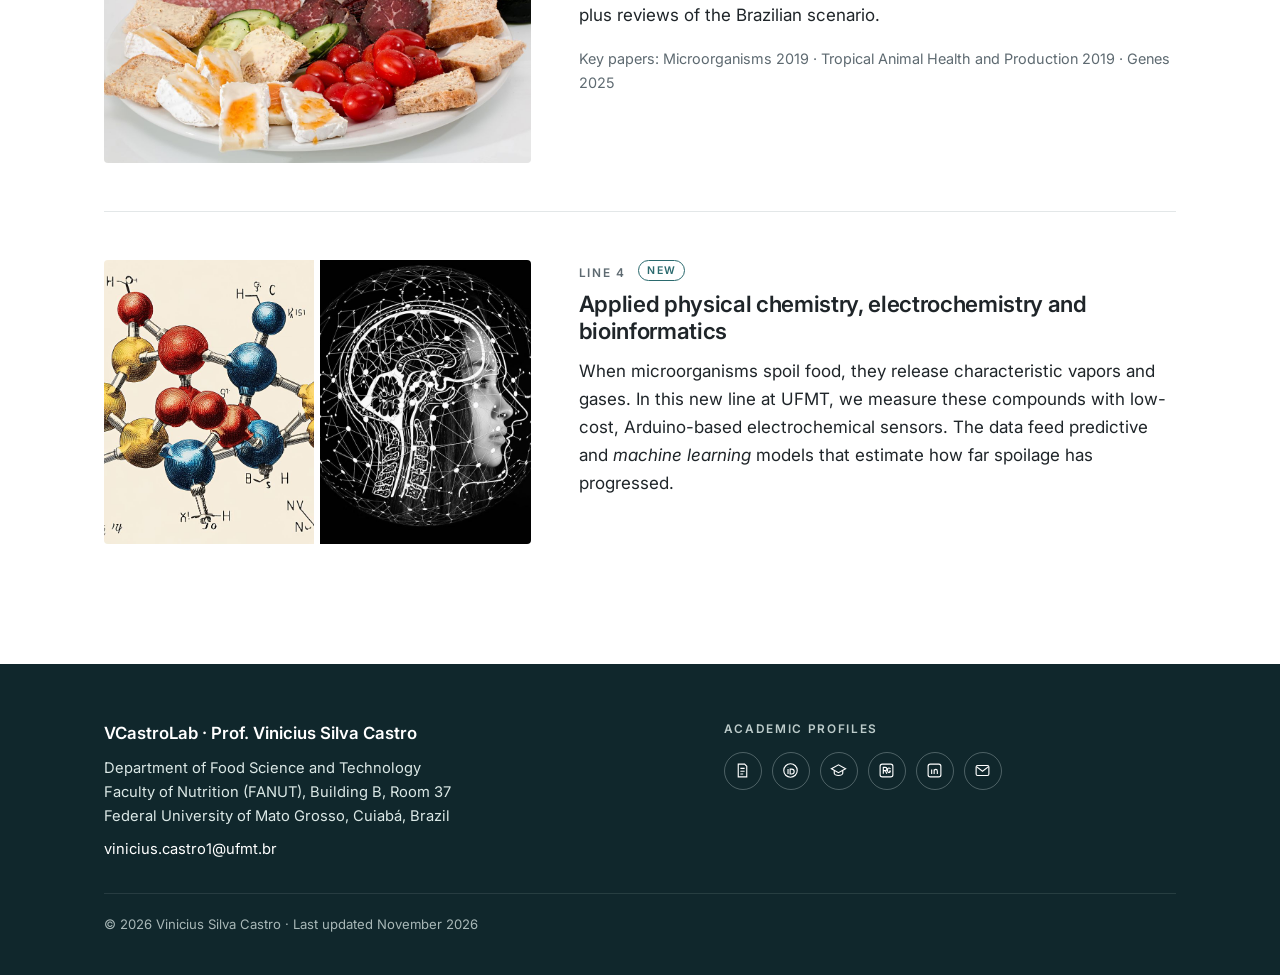
<file: en/research.html>
<!DOCTYPE html>
<html lang="en">
<head>
<meta charset="utf-8">
<meta name="viewport" content="width=device-width, initial-scale=1">
<title>Research · VCastroLab</title>
<meta name="description" content="VCastroLab: research group of Prof. Vinicius Silva Castro (UFMT, Brazil) on foodborne pathogen genomics and control.">
<link rel="alternate" hreflang="pt" href="../pesquisa.html">
<link rel="icon" href="../assets/img/favicon.svg" type="image/svg+xml">
<link rel="preconnect" href="https://fonts.googleapis.com">
<link rel="preconnect" href="https://fonts.gstatic.com" crossorigin>
<link href="https://fonts.googleapis.com/css2?family=Inter:wght@400;500;600&display=swap" rel="stylesheet">
<link rel="stylesheet" href="../assets/style.css">
<script data-goatcounter="https://vcastrolab.goatcounter.com/count" async src="//gc.zgo.at/count.js"></script>
</head>
<body>
<a class="skip" href="#conteudo">Skip to content</a>
<header class="site"><div class="wrap">
  <a class="brand" href="index.html"><svg viewBox="0 0 32 32" aria-hidden="true"><circle cx="16" cy="16" r="15.5" fill="#10272c"/><text x="16" y="20.6" text-anchor="middle" font-family="Inter, Arial, sans-serif" font-size="13" font-weight="700" letter-spacing="-0.4" fill="#ffffff">VC</text></svg>VCastroLab <small>UFMT</small></a>
  <nav class="menu" aria-label="Main menu"><a href="research.html" class="on">Research</a><a href="publications.html">Publications</a><a href="opinion.html">Opinion</a><a href="about.html">About</a><a href="contact.html">Contact</a><span class="flags"><a class="flag" href="../pesquisa.html" hreflang="pt" lang="pt" title="Português" aria-label="Português"><svg viewBox="0 0 28 20" aria-hidden="true"><rect width="28" height="20" fill="#009b3a"/><path d="M14 2.6 25.4 10 14 17.4 2.6 10z" fill="#fedf00"/><circle cx="14" cy="10" r="4.3" fill="#002776"/><path d="M9.9 9.2c2.8-.6 5.8-.2 8.2 1.1" stroke="#fff" stroke-width=".8" fill="none"/></svg></a><span class="flag on" title="English" aria-current="true"><svg viewBox="0 0 28 20" aria-hidden="true"><rect width="28" height="20" fill="#fff"/><rect y="0.000" width="28" height="1.538" fill="#b22234"/><rect y="3.077" width="28" height="1.538" fill="#b22234"/><rect y="6.154" width="28" height="1.538" fill="#b22234"/><rect y="9.231" width="28" height="1.538" fill="#b22234"/><rect y="12.308" width="28" height="1.538" fill="#b22234"/><rect y="15.385" width="28" height="1.538" fill="#b22234"/><rect y="18.462" width="28" height="1.538" fill="#b22234"/><rect width="12" height="10.77" fill="#3c3b6e"/><circle cx="1.40" cy="1.20" r=".45" fill="#fff"/><circle cx="3.70" cy="1.20" r=".45" fill="#fff"/><circle cx="6.00" cy="1.20" r=".45" fill="#fff"/><circle cx="8.30" cy="1.20" r=".45" fill="#fff"/><circle cx="10.60" cy="1.20" r=".45" fill="#fff"/><circle cx="2.55" cy="3.30" r=".45" fill="#fff"/><circle cx="4.85" cy="3.30" r=".45" fill="#fff"/><circle cx="7.15" cy="3.30" r=".45" fill="#fff"/><circle cx="9.45" cy="3.30" r=".45" fill="#fff"/><circle cx="1.40" cy="5.40" r=".45" fill="#fff"/><circle cx="3.70" cy="5.40" r=".45" fill="#fff"/><circle cx="6.00" cy="5.40" r=".45" fill="#fff"/><circle cx="8.30" cy="5.40" r=".45" fill="#fff"/><circle cx="10.60" cy="5.40" r=".45" fill="#fff"/><circle cx="2.55" cy="7.50" r=".45" fill="#fff"/><circle cx="4.85" cy="7.50" r=".45" fill="#fff"/><circle cx="7.15" cy="7.50" r=".45" fill="#fff"/><circle cx="9.45" cy="7.50" r=".45" fill="#fff"/><circle cx="1.40" cy="9.60" r=".45" fill="#fff"/><circle cx="3.70" cy="9.60" r=".45" fill="#fff"/><circle cx="6.00" cy="9.60" r=".45" fill="#fff"/><circle cx="8.30" cy="9.60" r=".45" fill="#fff"/><circle cx="10.60" cy="9.60" r=".45" fill="#fff"/></svg></span></span></nav>
</div></header>
<section class="band" style="background-image:linear-gradient(90deg,rgba(16,39,44,.85),rgba(16,39,44,.25)),url('../assets/img/band.jpg')"><div class="wrap">
  <div class="label light">VCastroLab</div>
  <h1>Research</h1>
</div></section>
<main id="conteudo">
<section class="block"><div class="wrap split">
  <div class="label">Context</div>
  <div class="prose"><h2 style="margin-top:0">Why study bacteria in food?</h2><p>Some bacteria found in meat, milk and other foods can cause serious illness. Shiga toxin-producing <i>Escherichia coli</i> (STEC) and <i>Salmonella</i> are among the most important. Controlling them requires knowing where they are, what makes them dangerous and how they survive cleaning and preservation methods.</p><p>We read the complete genome of these bacteria (genome sequencing) and combine it with laboratory testing. This helps us understand the risk posed by each strain and find better ways to keep food safe, from farm to fork.</p></div>
</div></section>
<section class="block" style="padding-top:24px"><div class="wrap">
<article class="rline" id="linha-1"><div class="img"><img src="../assets/img/card-genomica.jpg" alt="" loading="lazy" width="1200" height="800"></div><div><div class="label">Line 1</div><h2>STEC virulence and genomics</h2><p>How Shiga toxin-producing <i>E. coli</i> causes disease, why some diagnostic tests fail, and what genomes reveal about cattle strains linked to outbreaks. Includes work on "super-shedder" animals and on the environmental factors that trigger toxin production.</p><p class="refs">Key papers: PLOS ONE 2021 · Frontiers in Microbiology 2023 · Trends in Food Science &amp; Technology 2022</p></div></article>
<article class="rline" id="linha-2"><div class="img"><img src="../assets/img/card-controle.jpg" alt="" loading="lazy" width="1200" height="800"></div><div><div class="label">Line 2</div><h2>Pathogen control and sanitizer resistance</h2><p>We test disinfectants, organic acids, UV-C light and heat against STEC and multidrug-resistant <i>Salmonella</i>. We also study the genes that let bacteria tolerate sanitizers, and whether this is linked to their ability to cause disease.</p><p class="refs">Key papers: Antibiotics 2025 · Food Microbiology 2023 · Pathogens 2020</p></div></article>
<article class="rline" id="linha-3"><div class="img"><img src="../assets/img/card-cadeia.jpg" alt="" loading="lazy" width="1200" height="800"></div><div><div class="label">Line 3</div><h2>Pathogens in the Brazilian food chain</h2><p>Occurrence, antimicrobial resistance and genomics of STEC and <i>Salmonella</i> in meat and animal production, with a focus on Mato Grosso, plus reviews of the Brazilian scenario.</p><p class="refs">Key papers: Microorganisms 2019 · Tropical Animal Health and Production 2019 · Genes 2025</p></div></article>
<article class="rline" id="linha-4"><div class="img duo"><img src="../assets/img/card-sensores.jpg" alt="" loading="lazy" width="1200" height="800"><img src="../assets/img/card-ml.jpg" alt="" loading="lazy" width="1200" height="800"></div><div><div class="label">Line 4 <span class=new>New</span></div><h2>Applied physical chemistry, electrochemistry and bioinformatics</h2><p>When microorganisms spoil food, they release characteristic vapors and gases. In this new line at UFMT, we measure these compounds with low-cost, Arduino-based electrochemical sensors. The data feed predictive and <i>machine learning</i> models that estimate how far spoilage has progressed.</p></div></article>
</div></section>
</main>
<footer class="site"><div class="wrap">
  <div>
    <div class="fname">VCastroLab · Prof. Vinicius Silva Castro</div>
    <div>Department of Food Science and Technology<br>Faculty of Nutrition (FANUT), Building B, Room 37<br>Federal University of Mato Grosso, Cuiabá, Brazil</div>
    <div style="margin-top:8px"><a href="mailto:vinicius.castro1@ufmt.br">vinicius.castro1@ufmt.br</a></div>
  </div>
  <div>
    <div class="label light" style="margin-bottom:12px">Academic profiles</div>
    <div class="icons"><a href="http://buscatextual.cnpq.br/buscatextual/visualizacv.do?id=K4355072J1" title="Lattes" aria-label="Lattes"><svg viewBox="0 0 24 24" fill="none" stroke="currentColor" stroke-width="1.6" aria-hidden="true"><path d="M6 3h9l3 3v15H6z"/><path d="M9 9h6M9 13h6M9 17h4"/></svg></a><a href="https://orcid.org/0000-0002-4746-0237" title="ORCID" aria-label="ORCID"><svg viewBox="0 0 24 24" fill="none" stroke="currentColor" stroke-width="1.6" aria-hidden="true"><circle cx="12" cy="12" r="9.5"/><path d="M8.5 10v7M8.5 7.2v.1M11.5 10h2.2a3.5 3.5 0 0 1 0 7h-2.2z"/></svg></a><a href="https://scholar.google.com/citations?user=b-6dklwAAAAJ" title="Google Scholar" aria-label="Google Scholar"><svg viewBox="0 0 24 24" fill="none" stroke="currentColor" stroke-width="1.6" aria-hidden="true"><path d="M2 9.5 12 4l10 5.5L12 15z"/><path d="M6 11.7V16c0 1.4 2.7 3 6 3s6-1.6 6-3v-4.3"/></svg></a><a href="https://www.researchgate.net/profile/Vinicius-Castro-8" title="ResearchGate" aria-label="ResearchGate"><svg viewBox="0 0 24 24" fill="none" stroke="currentColor" stroke-width="1.6" aria-hidden="true"><rect x="3" y="3" width="18" height="18" rx="3"/><path d="M7.5 16.5v-9h2.7a2.3 2.3 0 0 1 0 4.6H7.5M10.3 12.1l2.2 4.4M17.5 10a2 2 0 0 0-2-1.6c-1.3 0-2 1-2 2.6v1.4c0 1.6.7 2.6 2 2.6s2-.8 2-2.2h-1.8"/></svg></a><a href="https://www.linkedin.com/in/vinicius-silva-castro" title="LinkedIn" aria-label="LinkedIn"><svg viewBox="0 0 24 24" fill="none" stroke="currentColor" stroke-width="1.6" aria-hidden="true"><rect x="3" y="3" width="18" height="18" rx="3"/><path d="M8 10.5V17M8 7.3v.1M11.5 17v-6.5M11.5 13.2c0-1.6 1-2.7 2.4-2.7 1.5 0 2.1 1 2.1 2.6V17"/></svg></a><a href="mailto:vinicius.castro1@ufmt.br" title="E-mail" aria-label="E-mail"><svg viewBox="0 0 24 24" fill="none" stroke="currentColor" stroke-width="1.6" aria-hidden="true"><rect x="3" y="5" width="18" height="14" rx="2"/><path d="m3.5 6.5 8.5 6.5 8.5-6.5"/></svg></a></div>
  </div>
  <div class="copy">© 2026 Vinicius Silva Castro · Last updated November 2026</div>
</div></footer>
</body>
</html>
</file>
<file: assets/style.css>
/* VCastroLab — estilo do site / site styles
   Para mudar cores ou fontes, altere só as variáveis abaixo. */
:root {
  --bg: #ffffff;
  --soft: #f4f6f6;
  --text: #1f2529;
  --muted: #5e6a71;
  --line: #e3e7e8;
  --accent: #2b6a6e;
  --deep: #10272c;
  --on-deep: #dbe8e6;
  --max: 1120px;
  --text-max: 680px;
  --font: "Inter", -apple-system, "Segoe UI", Roboto, Arial, sans-serif;
}
* { box-sizing: border-box; }
html { -webkit-text-size-adjust: 100%; }
body { margin: 0; background: var(--bg); color: var(--text); font-family: var(--font); font-size: 17px; line-height: 1.65; -webkit-font-smoothing: antialiased; }
img { max-width: 100%; height: auto; display: block; }
a { color: var(--accent); text-decoration: none; }
a:hover { text-decoration: underline; text-underline-offset: 3px; }
h1, h2, h3 { font-weight: 600; letter-spacing: -0.015em; line-height: 1.2; margin: 0; }
p { margin: 0 0 1.1em; }
.wrap { max-width: var(--max); margin: 0 auto; padding: 0 24px; }
.label { font-size: .74rem; font-weight: 600; letter-spacing: .14em; text-transform: uppercase; color: var(--muted); }
.label.light { color: var(--on-deep); opacity: .85; }
.skip { position: absolute; left: -999px; }
.skip:focus { left: 16px; top: 8px; background: #fff; padding: 6px 10px; z-index: 10; }

/* Cabeçalho / header */
header.site { position: sticky; top: 0; z-index: 20; background: rgba(255,255,255,.94); backdrop-filter: saturate(1.4) blur(8px); border-bottom: 1px solid var(--line); }
header.site .wrap { display: flex; align-items: center; justify-content: space-between; gap: 12px 32px; min-height: 68px; flex-wrap: wrap; padding-top: 10px; padding-bottom: 10px; }
.brand { display: flex; align-items: center; gap: 10px; color: var(--text); font-weight: 600; font-size: 1.12rem; letter-spacing: -.01em; }
.brand:hover { text-decoration: none; }
.brand svg { width: 26px; height: 26px; }
.brand small { font-weight: 400; color: var(--muted); font-size: .86rem; margin-left: 2px; }
nav.menu { display: flex; flex-wrap: wrap; gap: 4px 26px; }
nav.menu a { color: var(--muted); font-size: .78rem; font-weight: 600; letter-spacing: .12em; text-transform: uppercase; padding: 6px 0; border-bottom: 1.5px solid transparent; }
nav.menu a:hover { color: var(--text); text-decoration: none; }
nav.menu a.on { color: var(--text); border-bottom-color: var(--accent); }
nav.menu a.lang { color: var(--accent); }

/* Banner da página inicial / home hero */
.hero { position: relative; color: #fff; background: var(--deep) center / cover no-repeat; }
.hero .wrap { min-height: min(70vh, 600px); display: flex; flex-direction: column; justify-content: flex-end; padding-top: 96px; padding-bottom: 72px; }
.hero h1 { font-size: clamp(2.1rem, 4.6vw, 3.4rem); max-width: 15em; margin: 14px 0 18px; }
.hero p { font-size: 1.15rem; color: var(--on-deep); max-width: 34em; margin: 0; }

/* Faixa das páginas internas / page band */
.band { color: #fff; background: var(--deep) center / cover no-repeat; }
.band .wrap { padding-top: 72px; padding-bottom: 40px; }
.band h1 { font-size: clamp(1.9rem, 3.6vw, 2.6rem); margin-top: 10px; }

/* Seções / sections */
section.block { padding: 72px 0; }
section.block + section.block { border-top: 1px solid var(--line); }
section.soft { background: var(--soft); border-top: 0 !important; }
.split { display: grid; grid-template-columns: 220px 1fr; gap: 24px 48px; }
.split > .label { padding-top: 6px; }
.lead { font-size: 1.22rem; line-height: 1.6; max-width: 36em; color: var(--text); }
.prose { max-width: var(--text-max); }
.prose h2 { font-size: 1.45rem; margin: 2.2em 0 .7em; }
.prose h2:first-child { margin-top: 0; }

/* Cartões com imagem / image cards */
.cards { display: grid; grid-template-columns: repeat(2, 1fr); gap: 44px 36px; margin-top: 8px; }
.card { color: var(--text); display: block; }
.card:hover { text-decoration: none; }
.card .img { overflow: hidden; border-radius: 4px; aspect-ratio: 3 / 2; background: var(--deep); }
.card .img img { width: 100%; height: 100%; object-fit: cover; transition: transform .5s ease; }
.card:hover .img img { transform: scale(1.03); }
.card h3 { font-size: 1.2rem; margin: 18px 0 6px; }
.card p { color: var(--muted); margin: 0 0 10px; font-size: .98rem; }
.more { font-size: .78rem; font-weight: 600; letter-spacing: .12em; text-transform: uppercase; color: var(--accent); }

/* Linhas de pesquisa / research lines */
.rline { display: grid; grid-template-columns: 5fr 7fr; gap: 28px 48px; align-items: start; padding: 48px 0; border-top: 1px solid var(--line); }
.rline:first-of-type { border-top: 0; padding-top: 8px; }
.rline .img { border-radius: 4px; overflow: hidden; aspect-ratio: 3 / 2; }
.rline .img img { width: 100%; height: 100%; object-fit: cover; }
.rline h2 { font-size: 1.4rem; margin: 8px 0 12px; }
.rline .refs { color: var(--muted); font-size: .9rem; margin: 0; }
.new { display: inline-block; margin-left: 8px; vertical-align: 3px; font-size: .66rem; font-weight: 600; letter-spacing: .12em; text-transform: uppercase; color: var(--accent); border: 1px solid currentColor; border-radius: 99px; padding: 1px 8px; }

/* Novidades / news */
.news { list-style: none; margin: 0; padding: 0; }
.news li { display: grid; grid-template-columns: 150px 1fr; gap: 4px 24px; padding: 16px 0; border-top: 1px solid var(--line); }
.news li:first-child { border-top: 0; padding-top: 0; }
.news time { color: var(--muted); font-size: .92rem; font-variant-numeric: tabular-nums; }

/* Publicações / publications */
.feat { display: grid; grid-template-columns: 180px 1fr; gap: 20px 28px; padding: 22px 0; border-top: 1px solid var(--line); align-items: start; }
.feat:first-child { border-top: 0; padding-top: 0; }
.feat .img { border-radius: 3px; overflow: hidden; aspect-ratio: 3 / 2; }
.feat .img img { width: 100%; height: 100%; object-fit: cover; }
.pub-title { font-weight: 600; font-size: 1.02rem; line-height: 1.4; margin: 0 0 4px; color: var(--text); }
.pub-meta { color: var(--muted); font-size: .92rem; margin: 0; }
.pub-meta b { color: var(--text); font-weight: 600; }
.pub-links { margin-top: 6px; font-size: .74rem; font-weight: 600; letter-spacing: .12em; text-transform: uppercase; display: flex; gap: 16px; }
.pubs { list-style: none; margin: 0; padding: 0; }
.pubs li { padding: 18px 0; border-top: 1px solid var(--line); }
.pubs li:first-child { border-top: 0; padding-top: 0; }
.year-group { display: grid; grid-template-columns: 220px 1fr; gap: 12px 48px; padding: 40px 0; border-top: 1px solid var(--line); }
.year-group:first-of-type { border-top: 0; padding-top: 0; }
.pills { display: flex; flex-wrap: wrap; gap: 10px; margin: 18px 0 0; }
.pills a { display: inline-flex; align-items: center; gap: 8px; border: 1px solid var(--line); border-radius: 99px; padding: 7px 16px; font-size: .9rem; color: var(--text); background: #fff; }
.pills a:hover { border-color: var(--accent); color: var(--accent); text-decoration: none; }
.pills svg { width: 16px; height: 16px; }

/* Sobre / about */
.about { display: grid; grid-template-columns: 300px 1fr; gap: 40px 64px; align-items: start; }
.about .photo { position: sticky; top: 100px; }
.about .photo img { border-radius: 4px; aspect-ratio: 3 / 4; object-fit: cover; width: 100%; }
.about .role { color: var(--muted); margin: 8px 0 0; font-size: 1rem; }
.about h2.name { font-size: 1.75rem; }

/* Contato / contact */
.contact-grid { display: grid; grid-template-columns: 1fr 1fr; gap: 36px; }
.panel { border-top: 2px solid var(--accent); padding-top: 22px; }
.panel h2 { font-size: 1.25rem; margin-bottom: 12px; }
address { font-style: normal; line-height: 1.75; }

/* Rodapé / footer */
footer.site { background: var(--deep); color: var(--on-deep); font-size: .92rem; }
footer.site .wrap { padding-top: 56px; padding-bottom: 40px; display: grid; grid-template-columns: 1.3fr 1fr; gap: 32px; }
footer.site a { color: #fff; }
footer.site .fname { font-weight: 600; color: #fff; font-size: 1.05rem; margin-bottom: 8px; }
footer.site .icons { display: flex; flex-wrap: wrap; gap: 10px; }
footer.site .icons a { display: inline-flex; align-items: center; justify-content: center; width: 38px; height: 38px; border: 1px solid rgba(219,232,230,.3); border-radius: 50%; }
footer.site .icons a:hover { background: rgba(255,255,255,.08); text-decoration: none; }
footer.site .icons svg { width: 17px; height: 17px; }
footer.site .copy { grid-column: 1 / -1; border-top: 1px solid rgba(219,232,230,.15); padding-top: 20px; font-size: .82rem; opacity: .75; }

@media (max-width: 820px) {
  .split, .year-group, .about, .rline, .contact-grid, footer.site .wrap { grid-template-columns: 1fr; }
  .about .photo { position: static; max-width: 260px; }
  .cards { grid-template-columns: 1fr; gap: 36px; }
  section.block { padding: 52px 0; }
}
@media (max-width: 560px) {
  body { font-size: 16px; }
  .wrap { padding: 0 16px; }
  .hero .wrap { min-height: 460px; padding-bottom: 44px; }
  .news li { grid-template-columns: 1fr; }
  .feat { grid-template-columns: 110px 1fr; gap: 14px; }
  nav.menu { gap: 2px 18px; }
  header.site { position: static; }
}
.rline .img.duo { display: grid; grid-template-columns: 1fr 1fr; gap: 6px; border-radius: 4px; }
.rline .img.duo img { height: 100%; }

/* Foto na página inicial / portrait in the home hero */
.hero .wrap.hero-grid { flex-direction: row; align-items: flex-end; justify-content: space-between; gap: 40px; }
.hero-text { flex: 1 1 auto; }
.hero-photo { flex: 0 0 260px; color: #fff; display: block; margin-bottom: 4px; }
.hero-photo:hover { text-decoration: none; }
.hero-photo img { width: 100%; aspect-ratio: 3 / 4; object-fit: cover; border-radius: 4px; box-shadow: 0 18px 40px rgba(0,0,0,.35); border: 1px solid rgba(255,255,255,.25); }
.hero-photo span { display: block; margin-top: 12px; font-weight: 600; font-size: .95rem; }
.hero-photo small { display: block; font-weight: 400; color: var(--on-deep); font-size: .82rem; }

/* Capas das revistas / journal covers */
.cover { --c: #2b3a40; position: relative; width: 84px; aspect-ratio: 3 / 4; background: var(--c); color: #fff; border-radius: 2px; padding: 8px 7px; display: flex; flex-direction: column; justify-content: space-between; box-shadow: 0 1px 2px rgba(0,0,0,.18), 3px 3px 0 rgba(0,0,0,.06); overflow: hidden; }
.cover::before { content: ""; position: absolute; left: 0; top: 0; bottom: 0; width: 4px; background: rgba(0,0,0,.18); }
.cover .pub { font-size: .5rem; font-weight: 600; letter-spacing: .12em; text-transform: uppercase; opacity: .8; }
.cover .jn { font-size: .68rem; font-weight: 600; line-height: 1.15; letter-spacing: -.005em; }
.cover .jn.sm { font-size: .58rem; }
.cover .yr { font-size: .62rem; opacity: .85; font-variant-numeric: tabular-nums; border-top: 1px solid rgba(255,255,255,.35); padding-top: 3px; }
.feat { grid-template-columns: 96px 1fr; }
.feat .cover { width: 96px; }
.pubs li.withcover { display: grid; grid-template-columns: 84px 1fr; gap: 20px; align-items: start; }

@media (max-width: 820px) {
  .hero .wrap.hero-grid { flex-direction: column-reverse; align-items: flex-start; justify-content: flex-end; gap: 28px; padding-top: 40px; }
  .hero-photo { flex-basis: auto; width: 170px; }
}
@media (max-width: 560px) {
  .feat { grid-template-columns: 72px 1fr; }
  .feat .cover, .cover { width: 72px; }
  .pubs li.withcover { grid-template-columns: 72px 1fr; gap: 14px; }
}

/* Moldura oval / oval frame */
.hero-photo img, .about .photo img { border-radius: 50%; aspect-ratio: 4 / 5; }
.hero-photo span { text-align: center; }
.about .photo span { display: none; }

/* Bandeiras de idioma / language flags */
.flags { display: inline-flex; gap: 8px; align-items: center; }
.flag { display: inline-flex; padding: 2px; border-radius: 3px; border: 1.5px solid transparent; line-height: 0; }
.flag svg { width: 24px; height: 17px; border-radius: 2px; box-shadow: 0 0 0 1px rgba(0,0,0,.12); }
a.flag { opacity: .55; transition: opacity .2s; }
a.flag:hover { opacity: 1; }
.flag.on { border-color: var(--accent); }

/* Artigos de opinião / opinion */
.op { padding: 22px 0; border-top: 1px solid var(--line); }
.op:first-child { border-top: 0; padding-top: 0; }
.op time { color: var(--muted); font-size: .88rem; }
.op h2 { font-size: 1.3rem; margin: 6px 0 8px; }
.op h2 a { color: var(--text); }
.soon { color: var(--muted); font-size: 1.05rem; margin: 0; }
</file>
